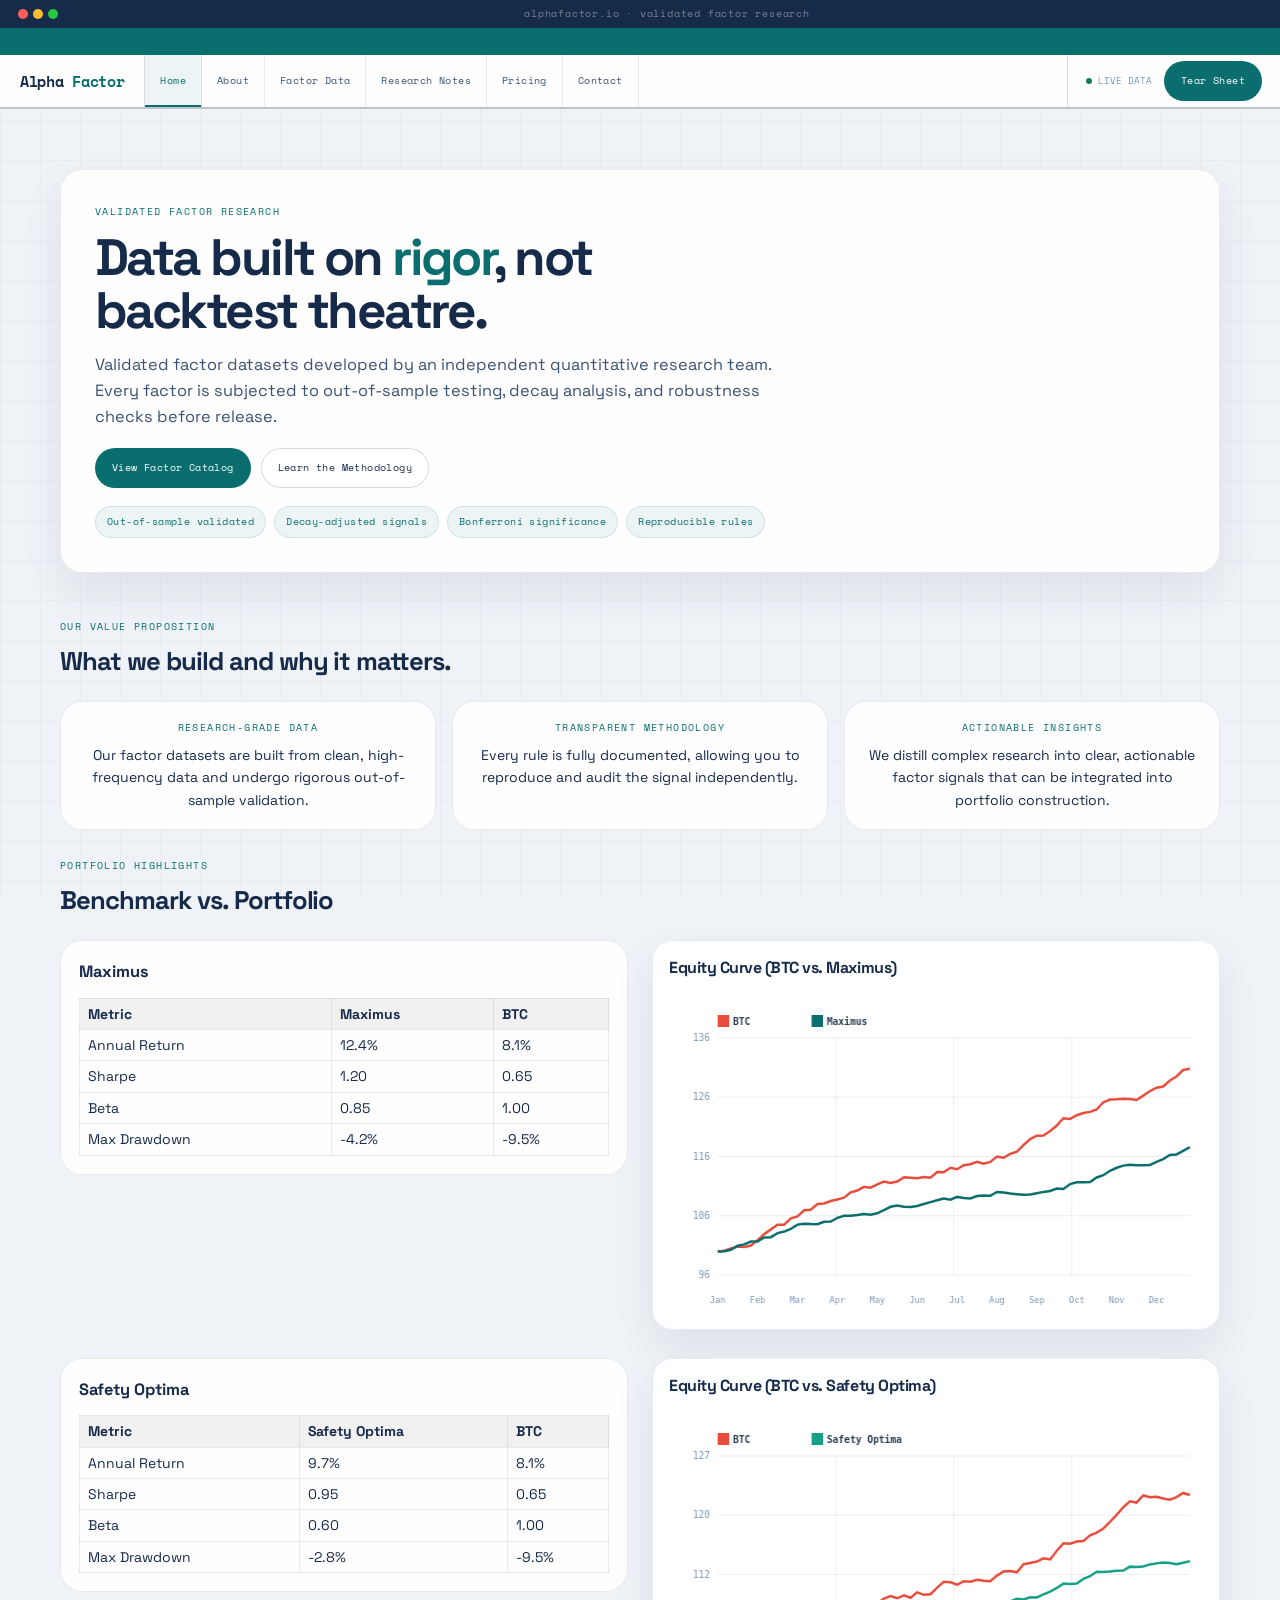
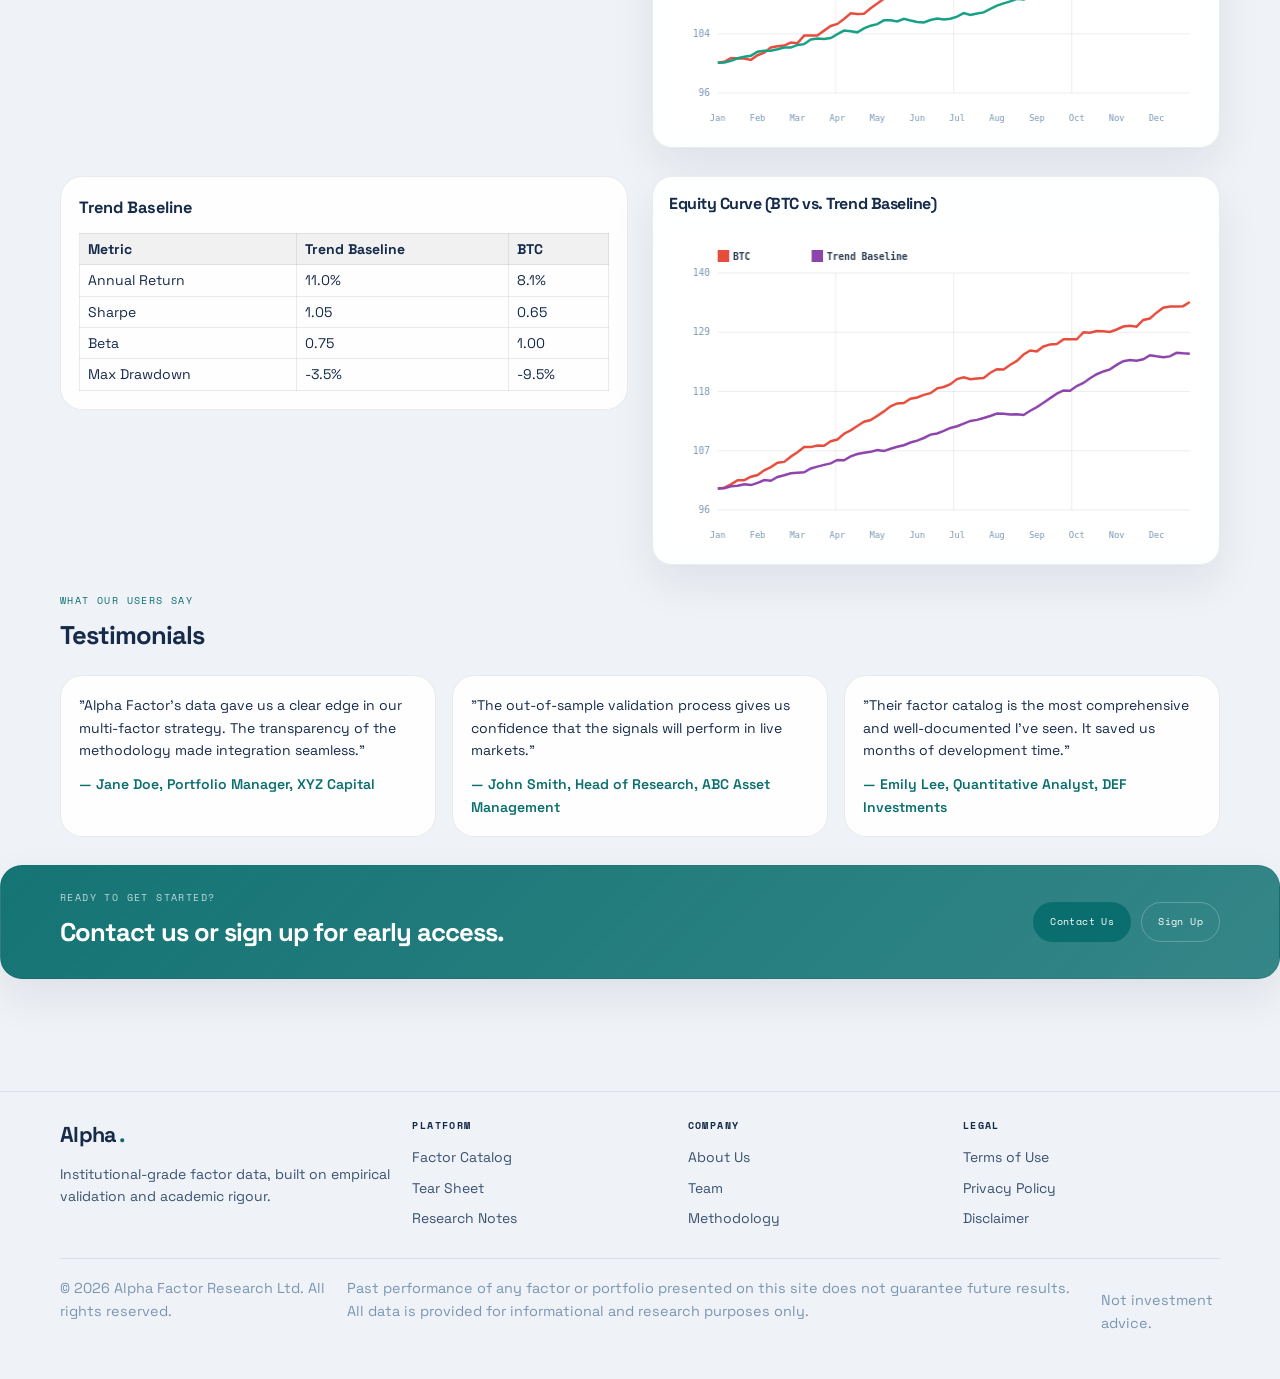
<file: index.html>
<!DOCTYPE html>
<html lang="en">
  <head>
    <meta charset="UTF-8" />
    <meta name="viewport" content="width=device-width, initial-scale=1.0" />
    <title>Alpha Factor - Data Built on Rigor</title>
    <link rel="preconnect" href="https://fonts.googleapis.com">
    <link rel="preconnect" href="https://fonts.gstatic.com" crossorigin>
    <link href="https://fonts.googleapis.com/css2?family=Space+Grotesk:wght@300;400;500;600;700&family=Space+Mono:wght@400;700&display=swap" rel="stylesheet">
    <link rel="stylesheet" href="css/main.css" />
  </head>
  <body>
    <div class="site-shell">
      <div class="chrome-bar">
        <div class="chrome-dots">
          <div class="cdot c-r"></div>
          <div class="cdot c-y"></div>
          <div class="cdot c-g"></div>
        </div>
        <div class="chrome-title">alphafactor.io · validated factor research</div>
      </div>
      <div class="ticker">
        <div class="ticker-track">
          <span>Bitcoin: +1.23%</span>
          <span>Ethereum: -0.45%</span>
          <span>SP500: +0.78%</span>
          <span>Gold: +0.12%</span>
          <span>US Treasury 10Y: -0.05%</span>
        </div>
      </div>
      <nav class="site-nav">
        <a class="nav-brand" href="index.html">
          <div class="nav-logo">Alpha <span>Factor</span>
          </div>
        </a>
        <div class="nav-links">
          <a href="index.html" class="active">Home</a>
          <a href="pages/about.html">About</a>
          <a href="pages/catalog.html">Factor Data</a>
          <a href="pages/blog.html">Research Notes</a>
          <a href="pages/pricing.html">Pricing</a>
          <a href="pages/contact.html">Contact</a>
        </div>
        <div class="nav-right">
          <div class="live-dot">
            <span class="dot-pulse"></span>
            <span>LIVE DATA</span>
          </div>
          <a class="nav-cta" href="pages/tear-sheet.html">Tear Sheet</a>
        </div>
      </nav>
      <main>
        <section class="hero">
          <div class="container">
            <div class="hero-panel">
              <div class="hero-grid">
                <div>
                  <div class="eyebrow">Validated Factor Research</div>
                  <h1>Data built on <em>rigor</em>, not backtest theatre. </h1>
                  <p class="lead">Validated factor datasets developed by an independent quantitative research team. Every factor is subjected to out-of-sample testing, decay analysis, and robustness checks before release.</p>
                  <div class="btn-row">
                    <a class="btn-primary" href="pages/catalog.html">View Factor Catalog</a>
                    <a class="btn-outline" href="pages/about.html">Learn the Methodology</a>
                  </div>
                  <div class="factor-index" style="margin-top:18px;">
                    <span class="chip">Out-of-sample validated</span>
                    <span class="chip">Decay-adjusted signals</span>
                    <span class="chip">Bonferroni significance</span>
                    <span class="chip">Reproducible rules</span>
                  </div>
                </div>
              </div>
            </div>
          </div>
        </section>
        <section class="value-prop">
          <div class="container">
            <div class="section-head">
              <div>
                <div class="eyebrow">Our Value Proposition</div>
                <h2>What we build and why it matters.</h2>
              </div>
            </div>
            <div class="grid-3">
              <div class="value-card">
                <div class="eyebrow">Research-Grade Data</div>
                <p>Our factor datasets are built from clean, high-frequency data and undergo rigorous out-of-sample validation.</p>
              </div>
              <div class="value-card">
                <div class="eyebrow">Transparent Methodology</div>
                <p>Every rule is fully documented, allowing you to reproduce and audit the signal independently.</p>
              </div>
              <div class="value-card">
                <div class="eyebrow">Actionable Insights</div>
                <p>We distill complex research into clear, actionable factor signals that can be integrated into portfolio construction.</p>
              </div>
            </div>
          </div>
        </section>
        <section class="portfolio-highlights">
          <div class="container">
            <div class="section-head">
              <div>
                <div class="eyebrow">Portfolio Highlights</div>
                <h2>Benchmark vs. Portfolio</h2>
              </div>
            </div>
            <div style="display:flex;flex-direction:column;gap:28px;">
              <div class="highlight-row" style="display:grid;grid-template-columns:minmax(0,1fr) minmax(0,1fr);gap:24px;align-items:start;">
                <div class="highlight-card">
                  <h3>Maximus</h3>
                  <table class="highlight-table">
                    <thead>
                      <tr>
                        <th>Metric</th>
                        <th>Maximus</th>
                        <th>BTC</th>
                      </tr>
                    </thead>
                    <tbody>
                      <tr>
                        <td>Annual Return</td>
                        <td>12.4%</td>
                        <td>8.1%</td>
                      </tr>
                      <tr>
                        <td>Sharpe</td>
                        <td>1.20</td>
                        <td>0.65</td>
                      </tr>
                      <tr>
                        <td>Beta</td>
                        <td>0.85</td>
                        <td>1.00</td>
                      </tr>
                      <tr>
                        <td>Max Drawdown</td>
                        <td>-4.2%</td>
                        <td>-9.5%</td>
                      </tr>
                    </tbody>
                  </table>
                </div>
                <div class="chart-card">
                  <div class="chart-head">
                    <h4>Equity Curve (BTC vs. Maximus)</h4>
                  </div>
                  <div class="chart-canvas-wrap">
                    <canvas data-chart='{"type":"line","series":[{"name":"BTC","seed":201,"points":72,"start":100,"drift":0.35,"volatility":1.2,"lineColor":"#E74C3C"},{"name":"Maximus","seed":101,"points":72,"start":100,"drift":0.25,"volatility":0.85,"lineColor":"#0B6E6E"}]}'></canvas>
                  </div>
                </div>
              </div>
              <div class="highlight-row" style="display:grid;grid-template-columns:minmax(0,1fr) minmax(0,1fr);gap:24px;align-items:start;">
                <div class="highlight-card">
                  <h3>Safety Optima</h3>
                  <table class="highlight-table">
                    <thead>
                      <tr>
                        <th>Metric</th>
                        <th>Safety Optima</th>
                        <th>BTC</th>
                      </tr>
                    </thead>
                    <tbody>
                      <tr>
                        <td>Annual Return</td>
                        <td>9.7%</td>
                        <td>8.1%</td>
                      </tr>
                      <tr>
                        <td>Sharpe</td>
                        <td>0.95</td>
                        <td>0.65</td>
                      </tr>
                      <tr>
                        <td>Beta</td>
                        <td>0.60</td>
                        <td>1.00</td>
                      </tr>
                      <tr>
                        <td>Max Drawdown</td>
                        <td>-2.8%</td>
                        <td>-9.5%</td>
                      </tr>
                    </tbody>
                  </table>
                </div>
                <div class="chart-card">
                  <div class="chart-head">
                    <h4>Equity Curve (BTC vs. Safety Optima)</h4>
                  </div>
                  <div class="chart-canvas-wrap">
                    <canvas data-chart='{"type":"line","series":[{"name":"BTC","seed":202,"points":72,"start":100,"drift":0.35,"volatility":1.2,"lineColor":"#E74C3C"},{"name":"Safety Optima","seed":102,"points":72,"start":100,"drift":0.18,"volatility":0.7,"lineColor":"#16A085"}]}'></canvas>
                  </div>
                </div>
              </div>
              <div class="highlight-row" style="display:grid;grid-template-columns:minmax(0,1fr) minmax(0,1fr);gap:24px;align-items:start;">
                <div class="highlight-card">
                  <h3>Trend Baseline</h3>
                  <table class="highlight-table">
                    <thead>
                      <tr>
                        <th>Metric</th>
                        <th>Trend Baseline</th>
                        <th>BTC</th>
                      </tr>
                    </thead>
                    <tbody>
                      <tr>
                        <td>Annual Return</td>
                        <td>11.0%</td>
                        <td>8.1%</td>
                      </tr>
                      <tr>
                        <td>Sharpe</td>
                        <td>1.05</td>
                        <td>0.65</td>
                      </tr>
                      <tr>
                        <td>Beta</td>
                        <td>0.75</td>
                        <td>1.00</td>
                      </tr>
                      <tr>
                        <td>Max Drawdown</td>
                        <td>-3.5%</td>
                        <td>-9.5%</td>
                      </tr>
                    </tbody>
                  </table>
                </div>
                <div class="chart-card">
                  <div class="chart-head">
                    <h4>Equity Curve (BTC vs. Trend Baseline)</h4>
                  </div>
                  <div class="chart-canvas-wrap">
                    <canvas data-chart='{"type":"line","series":[{"name":"BTC","seed":203,"points":72,"start":100,"drift":0.35,"volatility":1.2,"lineColor":"#E74C3C"},{"name":"Trend Baseline","seed":103,"points":72,"start":100,"drift":0.22,"volatility":0.9,"lineColor":"#8E44AD"}]}'></canvas>
                  </div>
                </div>
              </div>
            </div>
          </div>
        </section>
        <section class="testimonials">
          <div class="container">
            <div class="section-head">
              <div>
                <div class="eyebrow">What Our Users Say</div>
                <h2>Testimonials</h2>
              </div>
            </div>
            <div class="testimonial-grid">
              <div class="testimonial-card">
                <p>"Alpha Factor's data gave us a clear edge in our multi-factor strategy. The transparency of the methodology made integration seamless."</p>
                <div class="testimonial-author">— Jane Doe, Portfolio Manager, XYZ Capital</div>
              </div>
              <div class="testimonial-card">
                <p>"The out-of-sample validation process gives us confidence that the signals will perform in live markets."</p>
                <div class="testimonial-author">— John Smith, Head of Research, ABC Asset Management</div>
              </div>
              <div class="testimonial-card">
                <p>"Their factor catalog is the most comprehensive and well-documented I've seen. It saved us months of development time."</p>
                <div class="testimonial-author">— Emily Lee, Quantitative Analyst, DEF Investments</div>
              </div>
            </div>
          </div>
        </section>
        <section class="cta-band">
          <div class="container">
            <div class="section-head" style="margin-bottom:0;align-items:center;">
              <div>
                <div class="eyebrow" style="color:rgba(255,255,255,.72)">Ready to get started?</div>
                <h2>Contact us or sign up for early access.</h2>
              </div>
              <div class="btn-row" style="margin-top:0;">
                <a class="btn-primary" href="pages/contact.html">Contact Us</a>
                <a class="btn-outline" href="https://signup.alphafactor.io">Sign Up</a>
              </div>
            </div>
          </div>
        </section>
      </main>
      <footer class="footer">
        <div class="container">
          <div class="footer-grid">
            <div>
              <div class="footer-title">Alpha <span>.</span>
              </div>
              <div class="footer-tag">Institutional-grade factor data, built on empirical validation and academic rigour.</div>
            </div>
            <div class="footer-col">
              <h4>Platform</h4>
              <a href="pages/catalog.html">Factor Catalog</a>
              <a href="pages/tear-sheet.html">Tear Sheet</a>
              <a href="pages/blog.html">Research Notes</a>
            </div>
            <div class="footer-col">
              <h4>Company</h4>
              <a href="pages/about.html">About Us</a>
              <a href="pages/about.html#team">Team</a>
              <a href="pages/about.html#methodology">Methodology</a>
            </div>
            <div class="footer-col">
              <h4>Legal</h4>
              <a href="#">Terms of Use</a>
              <a href="#">Privacy Policy</a>
              <a href="#">Disclaimer</a>
            </div>
          </div>
          <div class="footer-bottom">
            <div class="footer-copy">© 2026 Alpha Factor Research Ltd. All rights reserved.</div>
            <div class="footer-disc">Past performance of any factor or portfolio presented on this site does not guarantee future results. All data is provided for informational and research purposes only.</div>
            <div class="footer-notice">Not investment advice.</div>
          </div>
        </div>
      </footer>
    </div>
    <script src="js/main.js"></script>
  </body>
</html>
</file>
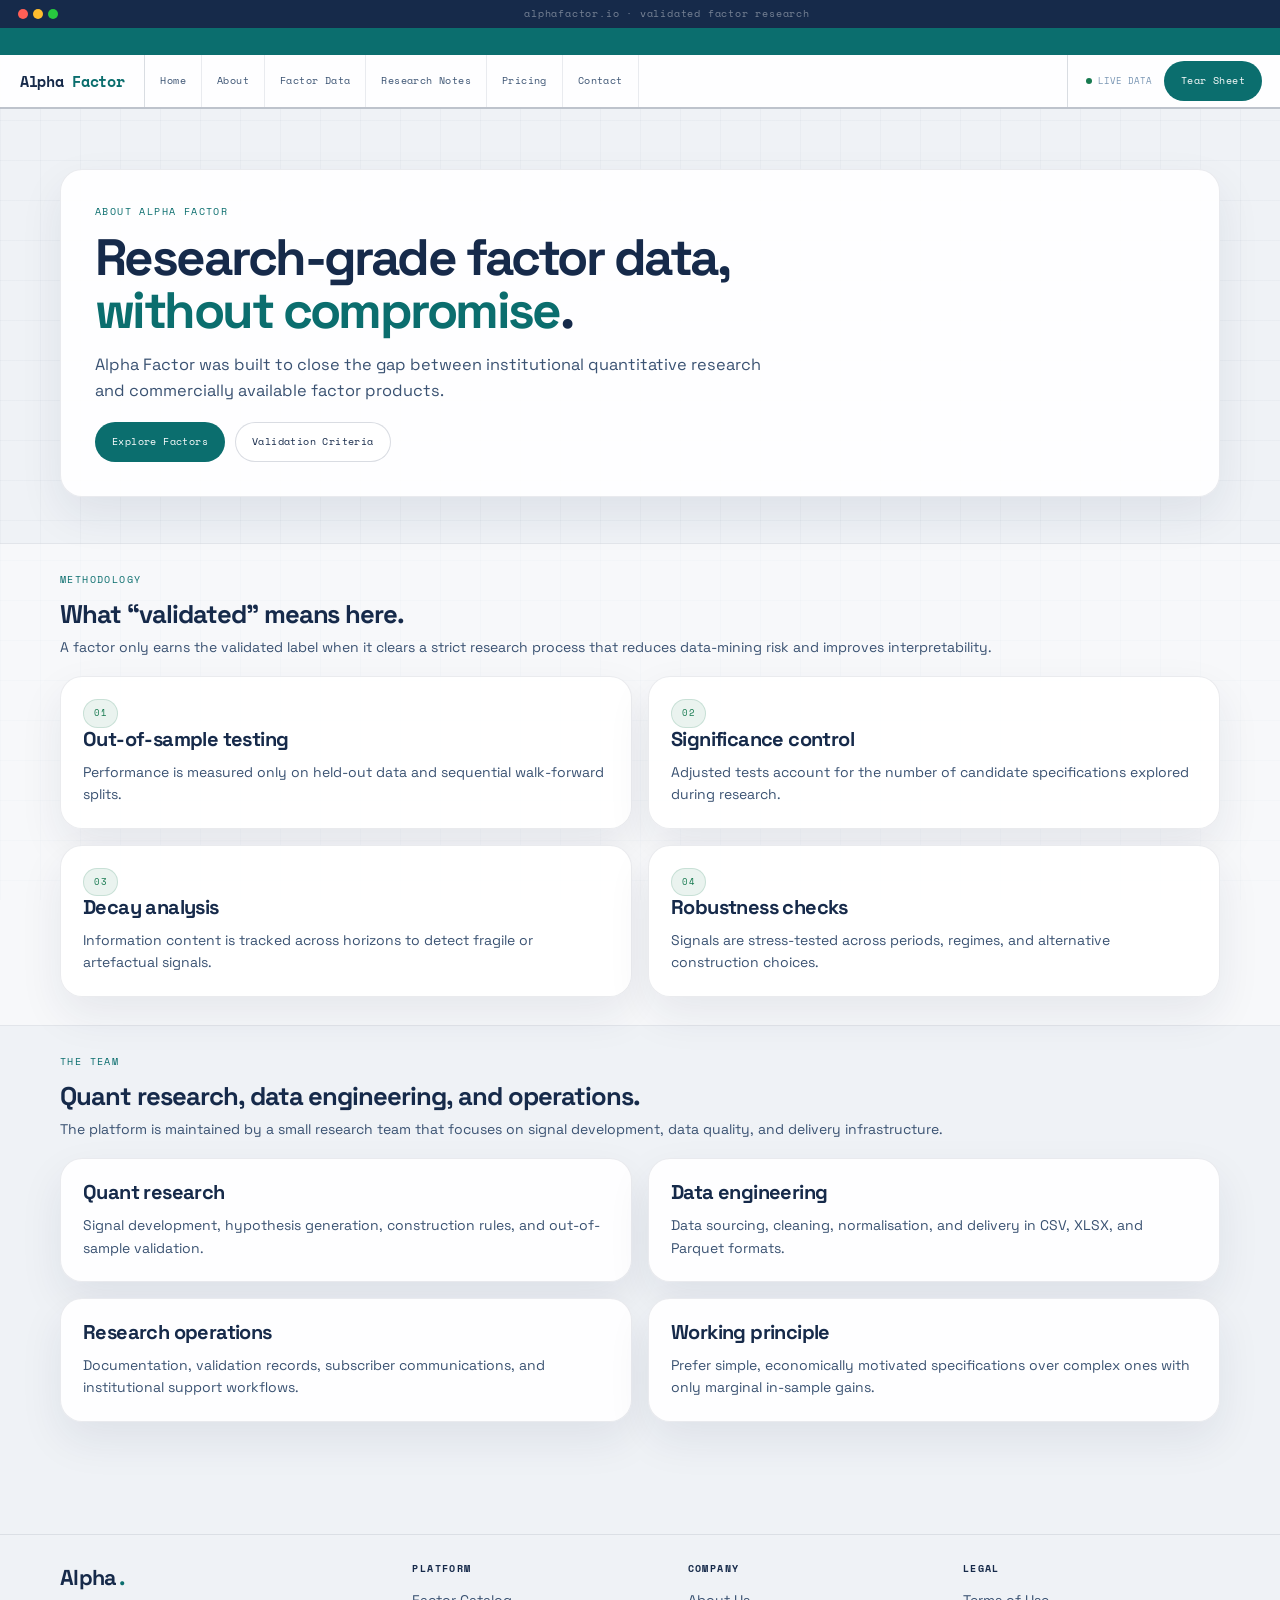
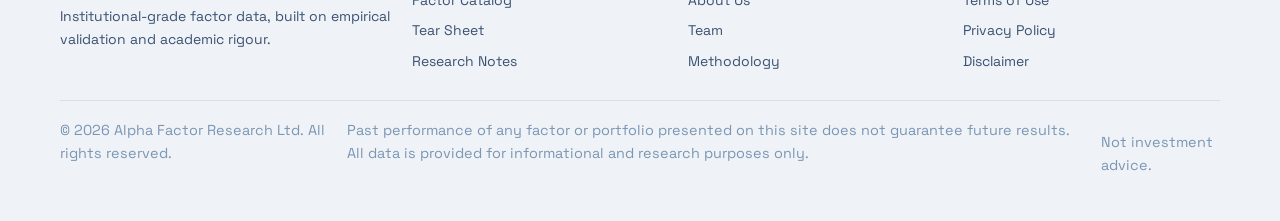
<file: pages/about.html>
<!DOCTYPE html>
<html lang="en">
  <head>
    <meta charset="UTF-8" />
    <meta name="viewport" content="width=device-width, initial-scale=1.0" />
    <title>About Alpha Factor</title>
    <link rel="preconnect" href="https://fonts.googleapis.com">
    <link rel="preconnect" href="https://fonts.gstatic.com" crossorigin>
    <link href="https://fonts.googleapis.com/css2?family=Space+Grotesk:wght@300;400;500;600;700&family=Space+Mono:wght@400;700&display=swap" rel="stylesheet">
    <link rel="stylesheet" href="../css/main.css" />
  </head>
  <body>
    <div class="site-shell">
      <div class="chrome-bar">
        <div class="chrome-dots">
          <div class="cdot c-r"></div>
          <div class="cdot c-y"></div>
          <div class="cdot c-g"></div>
        </div>
        <div class="chrome-title">alphafactor.io · validated factor research</div>
      </div>
      <div class="ticker">
        <div class="ticker-track">
          <span>Bitcoin: +1.23%</span>
          <span>Ethereum: -0.45%</span>
          <span>SP500: +0.78%</span>
          <span>Gold: +0.12%</span>
          <span>US Treasury 10Y: -0.05%</span>
        </div>
      </div>
      <nav class="site-nav">
        <a class="nav-brand" href="../index.html">
          <div class="nav-logo">Alpha <span>Factor</span>
          </div>
        </a>
        <div class="nav-links">
          <a href="../index.html">Home</a>
          <a href="about.html">About</a>
          <a href="catalog.html">Factor Data</a>
          <a href="blog.html">Research Notes</a>
          <a href="pricing.html">Pricing</a>
          <a href="contact.html">Contact</a>
        </div>
        <div class="nav-right">
          <div class="live-dot">
            <span class="dot-pulse"></span>
            <span>LIVE DATA</span>
          </div>
          <a class="nav-cta" href="../pages/tear-sheet.html">Tear Sheet</a>
        </div>
      </nav>
      <main>
        <section class="hero">
          <div class="container">
            <div class="hero-panel">
              <div class="hero-grid">
                <div>
                  <div class="eyebrow">About Alpha Factor</div>
                  <h1>Research-grade factor data, <em>without compromise</em>. </h1>
                  <p class="lead">Alpha Factor was built to close the gap between institutional quantitative research and commercially available factor products.</p>
                  <div class="btn-row">
                    <a class="btn-primary" href="catalog.html">Explore Factors</a>
                    <a class="btn-outline" href="#methodology">Validation Criteria</a>
                  </div>
                </div>
              </div>
            </div>
          </div>
        </section>
        <section id="methodology" class="section-soft">
          <div class="container">
            <div class="section-head">
              <div>
                <div class="eyebrow">Methodology</div>
                <h2>What “validated” means here.</h2>
                <p>A factor only earns the validated label when it clears a strict research process that reduces data-mining risk and improves interpretability.</p>
              </div>
            </div>
            <div class="method-grid">
              <div class="method-card">
                <div class="badge ok">01</div>
                <h3>Out-of-sample testing</h3>
                <p>Performance is measured only on held-out data and sequential walk-forward splits.</p>
              </div>
              <div class="method-card">
                <div class="badge ok">02</div>
                <h3>Significance control</h3>
                <p>Adjusted tests account for the number of candidate specifications explored during research.</p>
              </div>
              <div class="method-card">
                <div class="badge ok">03</div>
                <h3>Decay analysis</h3>
                <p>Information content is tracked across horizons to detect fragile or artefactual signals.</p>
              </div>
              <div class="method-card">
                <div class="badge ok">04</div>
                <h3>Robustness checks</h3>
                <p>Signals are stress-tested across periods, regimes, and alternative construction choices.</p>
              </div>
            </div>
          </div>
        </section>
        <section id="team">
          <div class="container">
            <div class="section-head">
              <div>
                <div class="eyebrow">The team</div>
                <h2>Quant research, data engineering, and operations.</h2>
                <p>The platform is maintained by a small research team that focuses on signal development, data quality, and delivery infrastructure.</p>
              </div>
            </div>
            <div class="two-col">
              <div class="timeline-card">
                <h3>Quant research</h3>
                <p>Signal development, hypothesis generation, construction rules, and out-of-sample validation.</p>
              </div>
              <div class="timeline-card">
                <h3>Data engineering</h3>
                <p>Data sourcing, cleaning, normalisation, and delivery in CSV, XLSX, and Parquet formats.</p>
              </div>
              <div class="timeline-card">
                <h3>Research operations</h3>
                <p>Documentation, validation records, subscriber communications, and institutional support workflows.</p>
              </div>
              <div class="quote-card">
                <h3>Working principle</h3>
                <p>Prefer simple, economically motivated specifications over complex ones with only marginal in-sample gains.</p>
              </div>
            </div>
          </div>
        </section>
      </main>
      <footer class="footer">
        <div class="container">
          <div class="footer-grid">
            <div>
              <div class="footer-title">Alpha <span>.</span>
              </div>
              <div class="footer-tag">Institutional-grade factor data, built on empirical validation and academic rigour.</div>
            </div>
            <div class="footer-col">
              <h4>Platform</h4>
              <a href="../pages/catalog.html">Factor Catalog</a>
              <a href="../pages/tear-sheet.html">Tear Sheet</a>
              <a href="../pages/blog.html">Research Notes</a>
            </div>
            <div class="footer-col">
              <h4>Company</h4>
              <a href="../pages/about.html">About Us</a>
              <a href="../pages/about.html#team">Team</a>
              <a href="../pages/about.html#methodology">Methodology</a>
            </div>
            <div class="footer-col">
              <h4>Legal</h4>
              <a href="#">Terms of Use</a>
              <a href="#">Privacy Policy</a>
              <a href="#">Disclaimer</a>
            </div>
          </div>
          <div class="footer-bottom">
            <div class="footer-copy">© 2026 Alpha Factor Research Ltd. All rights reserved.</div>
            <div class="footer-disc">Past performance of any factor or portfolio presented on this site does not guarantee future results. All data is provided for informational and research purposes only.</div>
            <div class="footer-notice">Not investment advice.</div>
          </div>
        </div>
      </footer>
    </div>
    <script src="../js/main.js"></script>
  </body>
</html>
</file>
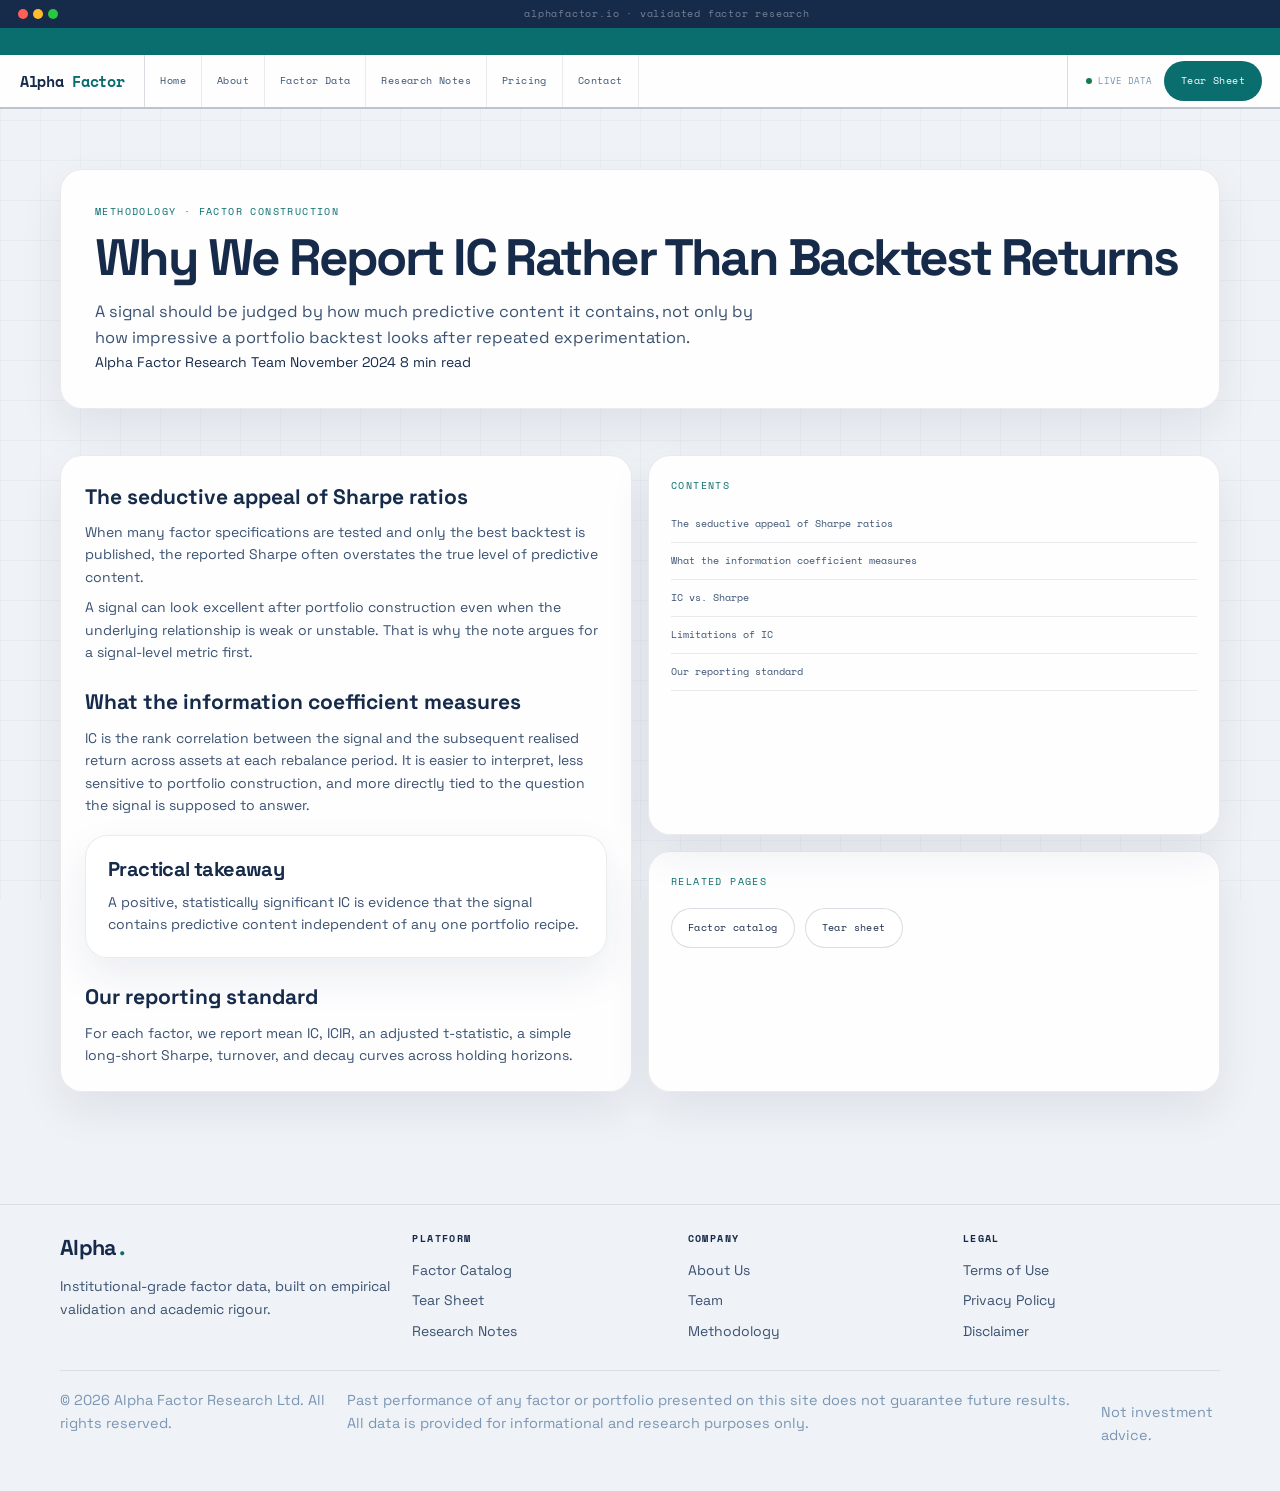
<file: pages/blog-article.html>
<!DOCTYPE html>
<html lang="en">
  <head>
    <meta charset="UTF-8" />
    <meta name="viewport" content="width=device-width, initial-scale=1.0" />
    <title>Why We Report IC Rather Than Backtest Returns</title>
    <link rel="preconnect" href="https://fonts.googleapis.com">
    <link rel="preconnect" href="https://fonts.gstatic.com" crossorigin>
    <link href="https://fonts.googleapis.com/css2?family=Space+Grotesk:wght@300;400;500;600;700&family=Space+Mono:wght@400;700&display=swap" rel="stylesheet">
    <link rel="stylesheet" href="../css/main.css" />
  </head>
  <body>
    <div class="site-shell">
      <div class="chrome-bar">
        <div class="chrome-dots">
          <div class="cdot c-r"></div>
          <div class="cdot c-y"></div>
          <div class="cdot c-g"></div>
        </div>
        <div class="chrome-title">alphafactor.io · validated factor research</div>
      </div>
      <div class="ticker">
        <div class="ticker-track">
          <span>Bitcoin: +1.23%</span>
          <span>Ethereum: -0.45%</span>
          <span>SP500: +0.78%</span>
          <span>Gold: +0.12%</span>
          <span>US Treasury 10Y: -0.05%</span>
        </div>
      </div>
      <nav class="site-nav">
        <a class="nav-brand" href="../index.html">
          <div class="nav-logo">Alpha <span>Factor</span>
          </div>
        </a>
        <div class="nav-links">
          <a href="../index.html">Home</a>
          <a href="about.html">About</a>
          <a href="catalog.html">Factor Data</a>
          <a href="blog.html">Research Notes</a>
          <a href="pricing.html">Pricing</a>
          <a href="contact.html">Contact</a>
        </div>
        <div class="nav-right">
          <div class="live-dot">
            <span class="dot-pulse"></span>
            <span>LIVE DATA</span>
          </div>
          <a class="nav-cta" href="../pages/tear-sheet.html">Tear Sheet</a>
        </div>
      </nav>
      <main>
        <section class="hero">
          <div class="container">
            <div class="hero-panel">
              <div class="eyebrow">Methodology · Factor Construction</div>
              <h1 class="page-title">Why We Report IC Rather Than Backtest Returns</h1>
              <p class="lead">A signal should be judged by how much predictive content it contains, not only by how impressive a portfolio backtest looks after repeated experimentation.</p>
              <div class="meta-row">
                <span>Alpha Factor Research Team</span>
                <span>November 2024</span>
                <span>8 min read</span>
              </div>
            </div>
          </div>
        </section>
        <section>
          <div class="container two-col">
            <article class="panel">
              <h2>The seductive appeal of Sharpe ratios</h2>
              <p class="small">When many factor specifications are tested and only the best backtest is published, the reported Sharpe often overstates the true level of predictive content.</p>
              <p class="small">A signal can look excellent after portfolio construction even when the underlying relationship is weak or unstable. That is why the note argues for a signal-level metric first.</p>
              <h2 style="margin-top:22px;">What the information coefficient measures</h2>
              <p class="small">IC is the rank correlation between the signal and the subsequent realised return across assets at each rebalance period. It is easier to interpret, less sensitive to portfolio construction, and more directly tied to the question the signal is supposed to answer.</p>
              <div class="quote-card" style="margin-top:18px;">
                <h3>Practical takeaway</h3>
                <p>A positive, statistically significant IC is evidence that the signal contains predictive content independent of any one portfolio recipe.</p>
              </div>
              <h2 style="margin-top:22px;">Our reporting standard</h2>
              <p class="small">For each factor, we report mean IC, ICIR, an adjusted t-statistic, a simple long-short Sharpe, turnover, and decay curves across holding horizons.</p>
            </article>
            <aside class="sidebar">
              <div class="card sticky">
                <div class="eyebrow">Contents</div>
                <div class="toc">
                  <a href="#">The seductive appeal of Sharpe ratios</a>
                  <a href="#">What the information coefficient measures</a>
                  <a href="#">IC vs. Sharpe</a>
                  <a href="#">Limitations of IC</a>
                  <a href="#">Our reporting standard</a>
                </div>
              </div>
              <div class="card">
                <div class="eyebrow">Related pages</div>
                <div class="btn-row">
                  <a class="btn-outline" href="catalog.html">Factor catalog</a>
                  <a class="btn-outline" href="tear-sheet.html">Tear sheet</a>
                </div>
              </div>
            </aside>
          </div>
        </section>
      </main>
      <footer class="footer">
        <div class="container">
          <div class="footer-grid">
            <div>
              <div class="footer-title">Alpha <span>.</span>
              </div>
              <div class="footer-tag">Institutional-grade factor data, built on empirical validation and academic rigour.</div>
            </div>
            <div class="footer-col">
              <h4>Platform</h4>
              <a href="../pages/catalog.html">Factor Catalog</a>
              <a href="../pages/tear-sheet.html">Tear Sheet</a>
              <a href="../pages/blog.html">Research Notes</a>
            </div>
            <div class="footer-col">
              <h4>Company</h4>
              <a href="../pages/about.html">About Us</a>
              <a href="../pages/about.html#team">Team</a>
              <a href="../pages/about.html#methodology">Methodology</a>
            </div>
            <div class="footer-col">
              <h4>Legal</h4>
              <a href="#">Terms of Use</a>
              <a href="#">Privacy Policy</a>
              <a href="#">Disclaimer</a>
            </div>
          </div>
          <div class="footer-bottom">
            <div class="footer-copy">© 2026 Alpha Factor Research Ltd. All rights reserved.</div>
            <div class="footer-disc">Past performance of any factor or portfolio presented on this site does not guarantee future results. All data is provided for informational and research purposes only.</div>
            <div class="footer-notice">Not investment advice.</div>
          </div>
        </div>
      </footer>
    </div>
    <script src="../js/main.js"></script>
  </body>
</html>
</file>
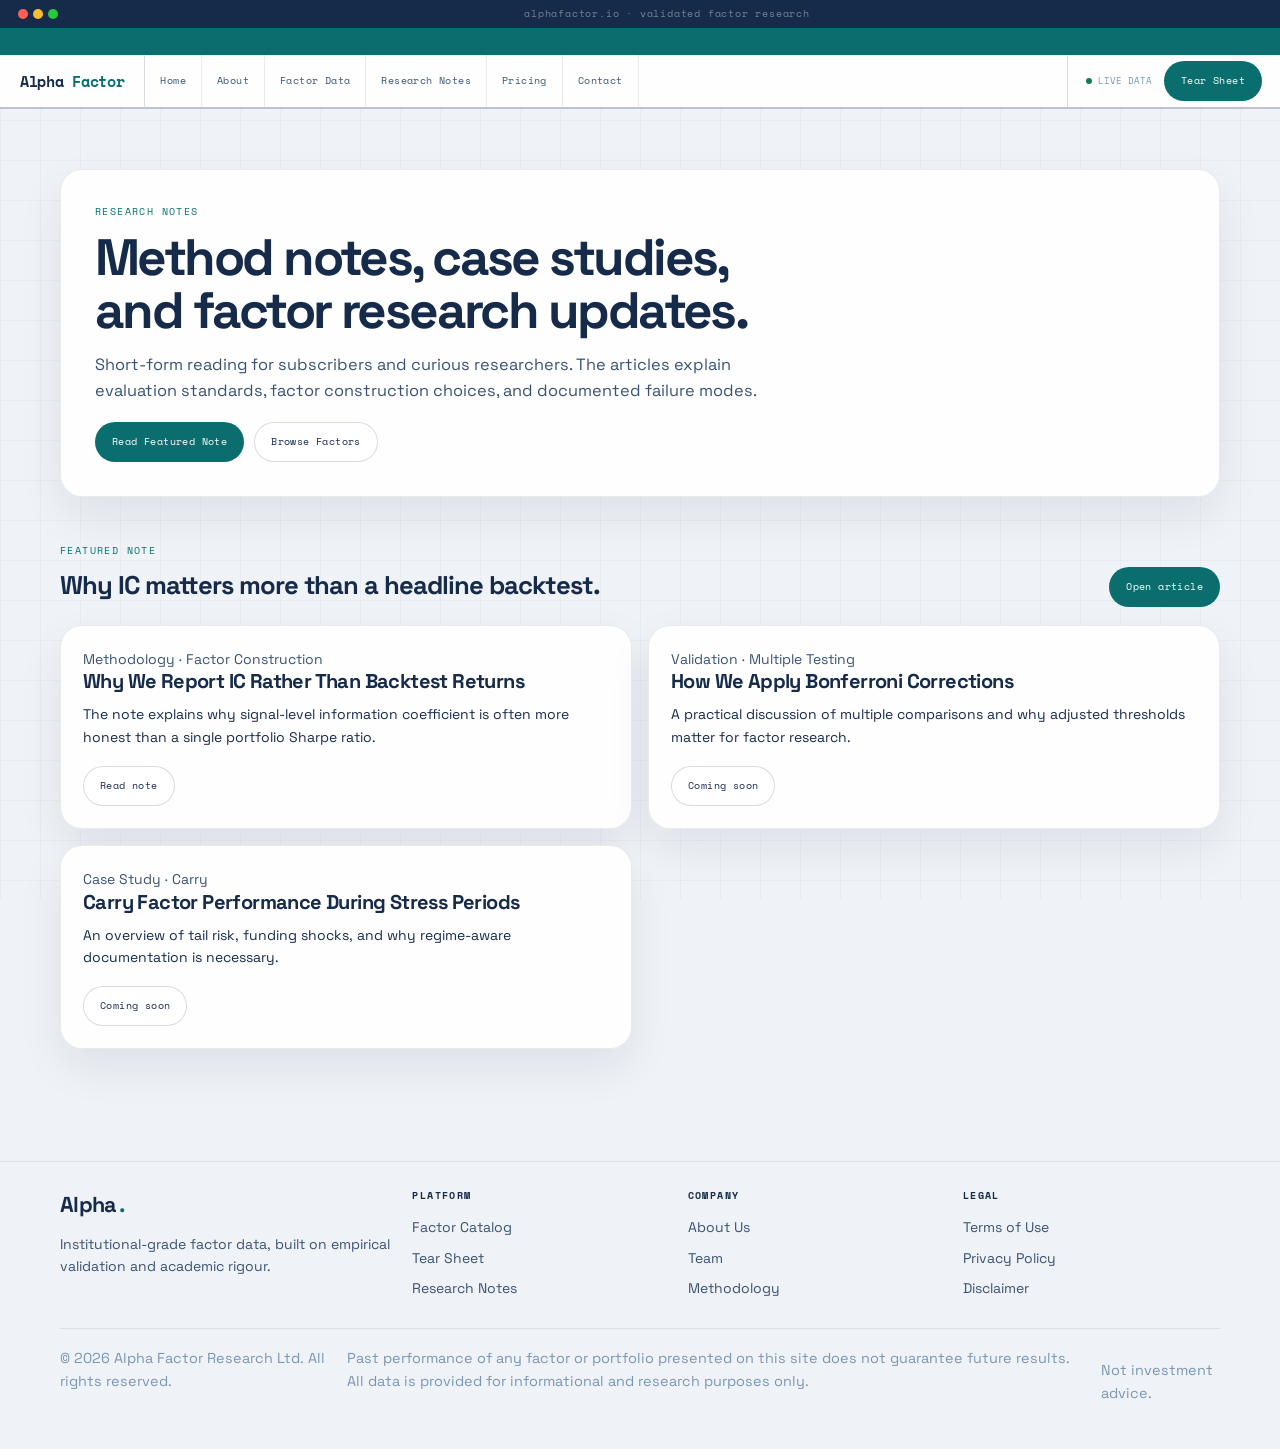
<file: pages/blog.html>
<!DOCTYPE html>
<html lang="en">
  <head>
    <meta charset="UTF-8" />
    <meta name="viewport" content="width=device-width, initial-scale=1.0" />
    <title>Research Notes — Alpha Factor</title>
    <link rel="preconnect" href="https://fonts.googleapis.com">
    <link rel="preconnect" href="https://fonts.gstatic.com" crossorigin>
    <link href="https://fonts.googleapis.com/css2?family=Space+Grotesk:wght@300;400;500;600;700&family=Space+Mono:wght@400;700&display=swap" rel="stylesheet">
    <link rel="stylesheet" href="../css/main.css" />
  </head>
  <body>
    <div class="site-shell">
      <div class="chrome-bar">
        <div class="chrome-dots">
          <div class="cdot c-r"></div>
          <div class="cdot c-y"></div>
          <div class="cdot c-g"></div>
        </div>
        <div class="chrome-title">alphafactor.io · validated factor research</div>
      </div>
      <div class="ticker">
        <div class="ticker-track">
          <span>Bitcoin: +1.23%</span>
          <span>Ethereum: -0.45%</span>
          <span>SP500: +0.78%</span>
          <span>Gold: +0.12%</span>
          <span>US Treasury 10Y: -0.05%</span>
        </div>
      </div>
      <nav class="site-nav">
        <a class="nav-brand" href="../index.html">
          <div class="nav-logo">Alpha <span>Factor</span>
          </div>
        </a>
        <div class="nav-links">
          <a href="../index.html">Home</a>
          <a href="about.html">About</a>
          <a href="catalog.html">Factor Data</a>
          <a href="blog.html">Research Notes</a>
          <a href="pricing.html">Pricing</a>
          <a href="contact.html">Contact</a>
        </div>
        <div class="nav-right">
          <div class="live-dot">
            <span class="dot-pulse"></span>
            <span>LIVE DATA</span>
          </div>
          <a class="nav-cta" href="../pages/tear-sheet.html">Tear Sheet</a>
        </div>
      </nav>
      <main>
        <section class="hero">
          <div class="container">
            <div class="hero-panel">
              <div class="hero-grid">
                <div>
                  <div class="eyebrow">Research Notes</div>
                  <h1>Method notes, case studies, and factor research updates.</h1>
                  <p class="lead">Short-form reading for subscribers and curious researchers. The articles explain evaluation standards, factor construction choices, and documented failure modes.</p>
                  <div class="btn-row">
                    <a class="btn-primary" href="blog-article.html">Read Featured Note</a>
                    <a class="btn-outline" href="catalog.html">Browse Factors</a>
                  </div>
                </div>
              </div>
            </div>
        </section>
        <section>
          <div class="container">
            <div class="section-head">
              <div>
                <div class="eyebrow">Featured note</div>
                <h2>Why IC matters more than a headline backtest.</h2>
              </div>
              <a class="btn-primary" href="blog-article.html">Open article</a>
            </div>
            <div class="article-grid">
              <article class="article-card">
                <div class="article-meta">Methodology · Factor Construction</div>
                <h3>Why We Report IC Rather Than Backtest Returns</h3>
                <p>The note explains why signal-level information coefficient is often more honest than a single portfolio Sharpe ratio.</p>
                <div class="btn-row">
                  <a class="btn-outline" href="blog-article.html">Read note</a>
                </div>
              </article>
              <article class="article-card">
                <div class="article-meta">Validation · Multiple Testing</div>
                <h3>How We Apply Bonferroni Corrections</h3>
                <p>A practical discussion of multiple comparisons and why adjusted thresholds matter for factor research.</p>
                <div class="btn-row">
                  <a class="btn-outline" href="#">Coming soon</a>
                </div>
              </article>
              <article class="article-card">
                <div class="article-meta">Case Study · Carry</div>
                <h3>Carry Factor Performance During Stress Periods</h3>
                <p>An overview of tail risk, funding shocks, and why regime-aware documentation is necessary.</p>
                <div class="btn-row">
                  <a class="btn-outline" href="#">Coming soon</a>
                </div>
              </article>
            </div>
          </div>
        </section>
      </main>
      <footer class="footer">
        <div class="container">
          <div class="footer-grid">
            <div>
              <div class="footer-title">Alpha <span>.</span>
              </div>
              <div class="footer-tag">Institutional-grade factor data, built on empirical validation and academic rigour.</div>
            </div>
            <div class="footer-col">
              <h4>Platform</h4>
              <a href="../pages/catalog.html">Factor Catalog</a>
              <a href="../pages/tear-sheet.html">Tear Sheet</a>
              <a href="../pages/blog.html">Research Notes</a>
            </div>
            <div class="footer-col">
              <h4>Company</h4>
              <a href="../pages/about.html">About Us</a>
              <a href="../pages/about.html#team">Team</a>
              <a href="../pages/about.html#methodology">Methodology</a>
            </div>
            <div class="footer-col">
              <h4>Legal</h4>
              <a href="#">Terms of Use</a>
              <a href="#">Privacy Policy</a>
              <a href="#">Disclaimer</a>
            </div>
          </div>
          <div class="footer-bottom">
            <div class="footer-copy">© 2026 Alpha Factor Research Ltd. All rights reserved.</div>
            <div class="footer-disc">Past performance of any factor or portfolio presented on this site does not guarantee future results. All data is provided for informational and research purposes only.</div>
            <div class="footer-notice">Not investment advice.</div>
          </div>
        </div>
      </footer>
    </div>
    <script src="../js/main.js"></script>
  </body>
</html>
</file>
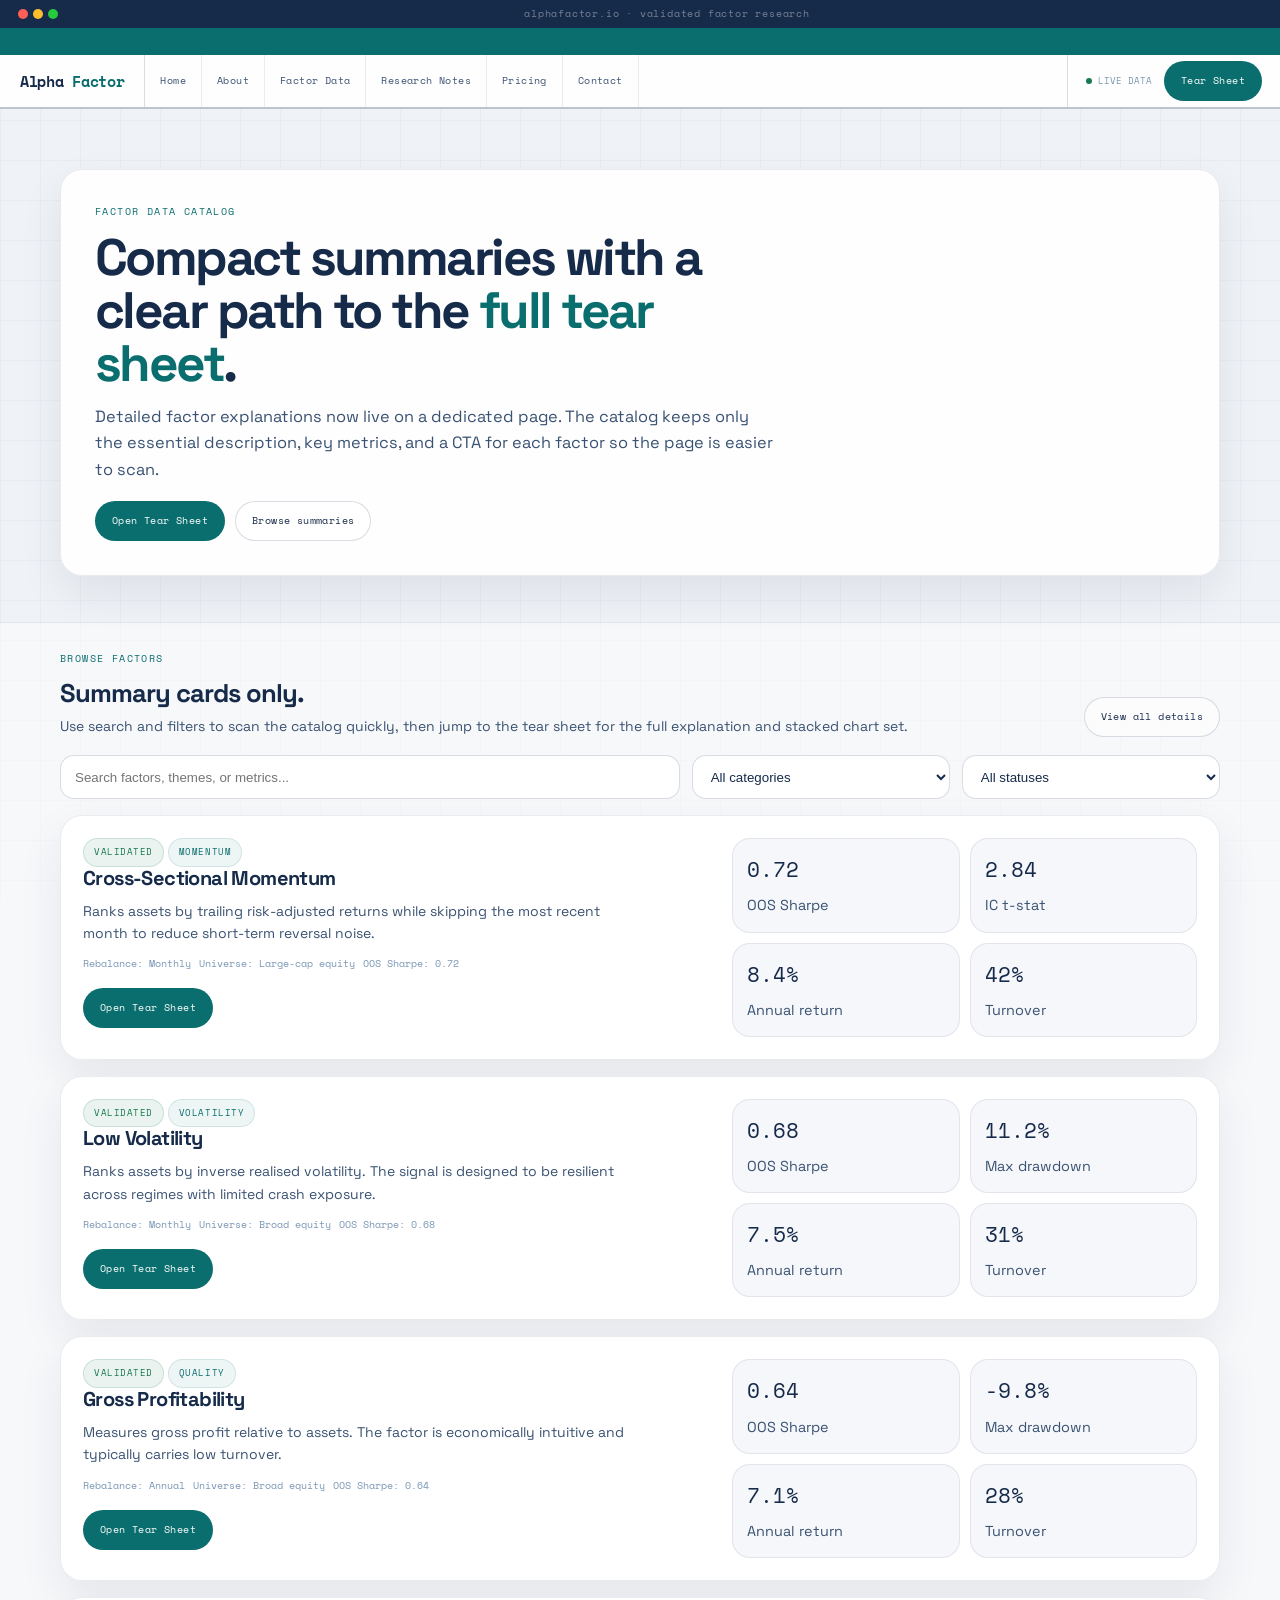
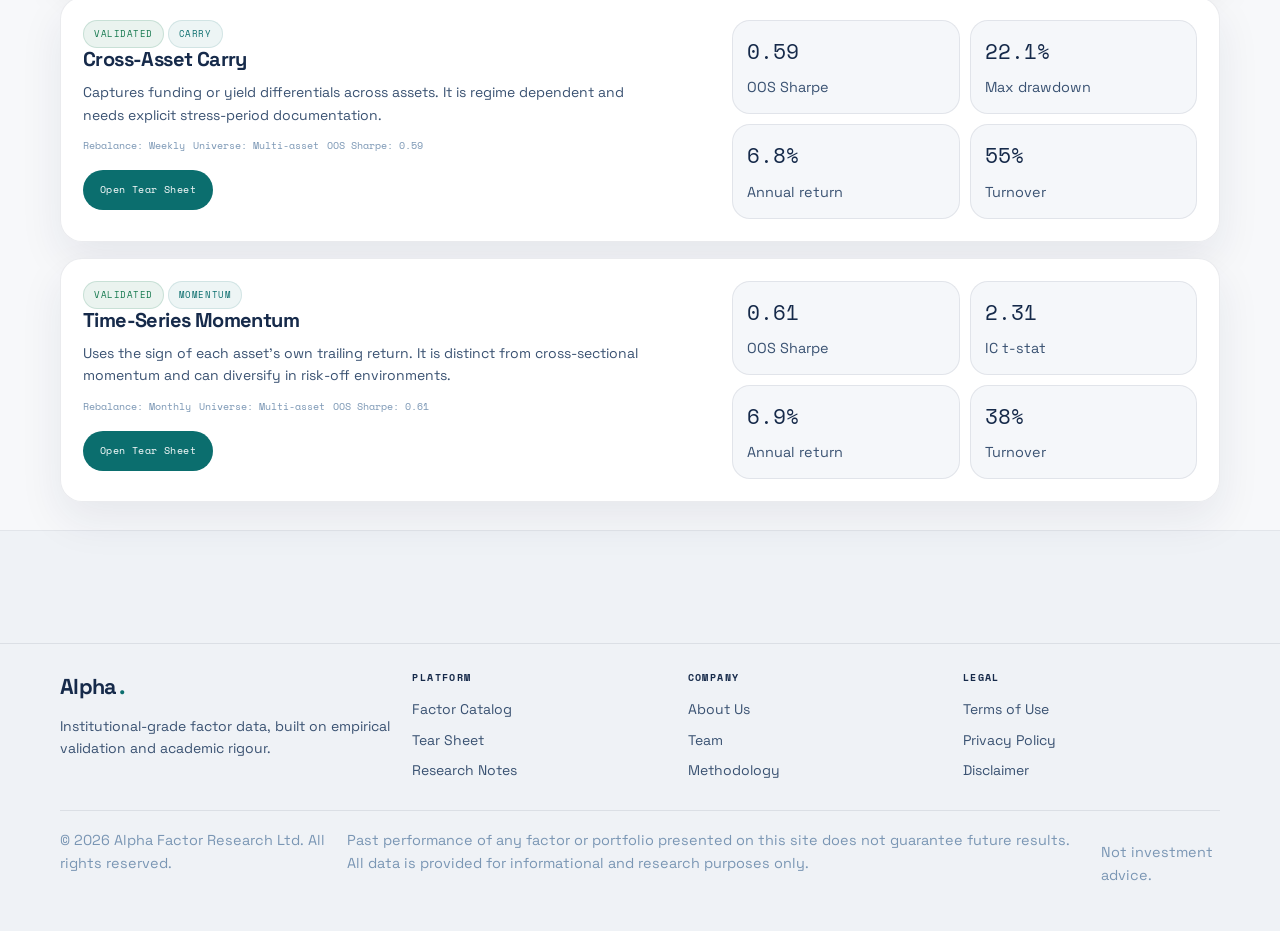
<file: pages/catalog.html>
<!DOCTYPE html>
<html lang="en">
  <head>
    <meta charset="UTF-8" />
    <meta name="viewport" content="width=device-width, initial-scale=1.0" />
    <title>Factor Data Catalog — Alpha Factor</title>
    <link rel="preconnect" href="https://fonts.googleapis.com">
    <link rel="preconnect" href="https://fonts.gstatic.com" crossorigin>
    <link href="https://fonts.googleapis.com/css2?family=Space+Grotesk:wght@300;400;500;600;700&family=Space+Mono:wght@400;700&display=swap" rel="stylesheet">
    <link rel="stylesheet" href="../css/main.css" />
  </head>
  <body>
    <div class="site-shell">
      <div class="chrome-bar">
        <div class="chrome-dots">
          <div class="cdot c-r"></div>
          <div class="cdot c-y"></div>
          <div class="cdot c-g"></div>
        </div>
        <div class="chrome-title">alphafactor.io · validated factor research</div>
      </div>
      <div class="ticker">
        <div class="ticker-track">
          <span>Bitcoin: +1.23%</span>
          <span>Ethereum: -0.45%</span>
          <span>SP500: +0.78%</span>
          <span>Gold: +0.12%</span>
          <span>US Treasury 10Y: -0.05%</span>
        </div>
      </div>
      <nav class="site-nav">
        <a class="nav-brand" href="../index.html">
          <div class="nav-logo">Alpha <span>Factor</span>
          </div>
        </a>
        <div class="nav-links">
          <a href="../index.html">Home</a>
          <a href="about.html">About</a>
          <a href="catalog.html">Factor Data</a>
          <a href="blog.html">Research Notes</a>
          <a href="pricing.html">Pricing</a>
          <a href="contact.html">Contact</a>
        </div>
        <div class="nav-right">
          <div class="live-dot">
            <span class="dot-pulse"></span>
            <span>LIVE DATA</span>
          </div>
          <a class="nav-cta" href="../pages/tear-sheet.html">Tear Sheet</a>
        </div>
      </nav>
      <main>
        <section class="hero">
          <div class="container">
            <div class="hero-panel">
              <div class="hero-grid">
                <div>
                  <div class="eyebrow">Factor Data Catalog</div>
                  <h1>Compact summaries with a clear path to the <em>full tear sheet</em>. </h1>
                  <p class="lead">Detailed factor explanations now live on a dedicated page. The catalog keeps only the essential description, key metrics, and a CTA for each factor so the page is easier to scan.</p>
                  <div class="btn-row">
                    <a class="btn-primary" href="tear-sheet.html">Open Tear Sheet</a>
                    <a class="btn-outline" href="#factor-catalog">Browse summaries</a>
                  </div>
                </div>
              </div>
            </div>
        </section>
        <section id="factor-catalog" class="section-soft">
          <div class="container">
            <div class="section-head">
              <div>
                <div class="eyebrow">Browse factors</div>
                <h2>Summary cards only.</h2>
                <p>Use search and filters to scan the catalog quickly, then jump to the tear sheet for the full explanation and stacked chart set.</p>
              </div>
              <a class="btn-outline" href="tear-sheet.html">View all details</a>
            </div>
            <div class="toolbar" style="margin-bottom:16px;">
              <input id="factor-search" type="search" placeholder="Search factors, themes, or metrics..." />
              <select id="cat-filter">
                <option value="">All categories</option>
                <option value="momentum">Momentum</option>
                <option value="volatility">Volatility</option>
                <option value="quality">Quality</option>
                <option value="carry">Carry</option>
              </select>
              <select id="tier-filter">
                <option value="">All statuses</option>
                <option value="validated">Validated</option>
              </select>
            </div>
            <div class="factor-grid">
              <article class="factor-card" data-factor-card data-name="Cross-Sectional Momentum" data-cat="momentum" data-tier="validated">
                <div class="factor-top">
                  <div class="factor-copy">
                    <div class="factor-badge">
                      <span class="badge ok">Validated</span>
                      <span class="badge">Momentum</span>
                    </div>
                    <h3>Cross-Sectional Momentum</h3>
                    <p>Ranks assets by trailing risk-adjusted returns while skipping the most recent month to reduce short-term reversal noise.</p>
                    <div class="factor-meta">
                      <span>Rebalance: Monthly</span>
                      <span>Universe: Large-cap equity</span>
                      <span>OOS Sharpe: 0.72</span>
                    </div>
                    <div class="factor-actions">
                      <a class="factor-cta" href="tear-sheet.html#factor-momentum">Open Tear Sheet</a>
                    </div>
                  </div>
                  <div class="factor-stats">
                    <div class="mini-stat">
                      <div class="value">0.72</div>
                      <div class="label">OOS Sharpe</div>
                    </div>
                    <div class="mini-stat">
                      <div class="value">2.84</div>
                      <div class="label">IC t-stat</div>
                    </div>
                    <div class="mini-stat">
                      <div class="value">8.4%</div>
                      <div class="label">Annual return</div>
                    </div>
                    <div class="mini-stat">
                      <div class="value">42%</div>
                      <div class="label">Turnover</div>
                    </div>
                  </div>
                </div>
              </article>
              <article class="factor-card" data-factor-card data-name="Low Volatility" data-cat="volatility" data-tier="validated">
                <div class="factor-top">
                  <div class="factor-copy">
                    <div class="factor-badge">
                      <span class="badge ok">Validated</span>
                      <span class="badge">Volatility</span>
                    </div>
                    <h3>Low Volatility</h3>
                    <p>Ranks assets by inverse realised volatility. The signal is designed to be resilient across regimes with limited crash exposure.</p>
                    <div class="factor-meta">
                      <span>Rebalance: Monthly</span>
                      <span>Universe: Broad equity</span>
                      <span>OOS Sharpe: 0.68</span>
                    </div>
                    <div class="factor-actions">
                      <a class="factor-cta" href="tear-sheet.html#factor-volatility">Open Tear Sheet</a>
                    </div>
                  </div>
                  <div class="factor-stats">
                    <div class="mini-stat">
                      <div class="value">0.68</div>
                      <div class="label">OOS Sharpe</div>
                    </div>
                    <div class="mini-stat">
                      <div class="value">11.2%</div>
                      <div class="label">Max drawdown</div>
                    </div>
                    <div class="mini-stat">
                      <div class="value">7.5%</div>
                      <div class="label">Annual return</div>
                    </div>
                    <div class="mini-stat">
                      <div class="value">31%</div>
                      <div class="label">Turnover</div>
                    </div>
                  </div>
                </div>
              </article>
              <article class="factor-card" data-factor-card data-name="Gross Profitability" data-cat="quality" data-tier="validated">
                <div class="factor-top">
                  <div class="factor-copy">
                    <div class="factor-badge">
                      <span class="badge ok">Validated</span>
                      <span class="badge">Quality</span>
                    </div>
                    <h3>Gross Profitability</h3>
                    <p>Measures gross profit relative to assets. The factor is economically intuitive and typically carries low turnover.</p>
                    <div class="factor-meta">
                      <span>Rebalance: Annual</span>
                      <span>Universe: Broad equity</span>
                      <span>OOS Sharpe: 0.64</span>
                    </div>
                    <div class="factor-actions">
                      <a class="factor-cta" href="tear-sheet.html#factor-quality">Open Tear Sheet</a>
                    </div>
                  </div>
                  <div class="factor-stats">
                    <div class="mini-stat">
                      <div class="value">0.64</div>
                      <div class="label">OOS Sharpe</div>
                    </div>
                    <div class="mini-stat">
                      <div class="value">-9.8%</div>
                      <div class="label">Max drawdown</div>
                    </div>
                    <div class="mini-stat">
                      <div class="value">7.1%</div>
                      <div class="label">Annual return</div>
                    </div>
                    <div class="mini-stat">
                      <div class="value">28%</div>
                      <div class="label">Turnover</div>
                    </div>
                  </div>
                </div>
              </article>
              <article class="factor-card" data-factor-card data-name="Cross-Asset Carry" data-cat="carry" data-tier="validated">
                <div class="factor-top">
                  <div class="factor-copy">
                    <div class="factor-badge">
                      <span class="badge ok">Validated</span>
                      <span class="badge">Carry</span>
                    </div>
                    <h3>Cross-Asset Carry</h3>
                    <p>Captures funding or yield differentials across assets. It is regime dependent and needs explicit stress-period documentation.</p>
                    <div class="factor-meta">
                      <span>Rebalance: Weekly</span>
                      <span>Universe: Multi-asset</span>
                      <span>OOS Sharpe: 0.59</span>
                    </div>
                    <div class="factor-actions">
                      <a class="factor-cta" href="tear-sheet.html#factor-carry">Open Tear Sheet</a>
                    </div>
                  </div>
                  <div class="factor-stats">
                    <div class="mini-stat">
                      <div class="value">0.59</div>
                      <div class="label">OOS Sharpe</div>
                    </div>
                    <div class="mini-stat">
                      <div class="value">22.1%</div>
                      <div class="label">Max drawdown</div>
                    </div>
                    <div class="mini-stat">
                      <div class="value">6.8%</div>
                      <div class="label">Annual return</div>
                    </div>
                    <div class="mini-stat">
                      <div class="value">55%</div>
                      <div class="label">Turnover</div>
                    </div>
                  </div>
                </div>
              </article>
              <article class="factor-card" data-factor-card data-name="Time-Series Momentum" data-cat="momentum" data-tier="validated">
                <div class="factor-top">
                  <div class="factor-copy">
                    <div class="factor-badge">
                      <span class="badge ok">Validated</span>
                      <span class="badge">Momentum</span>
                    </div>
                    <h3>Time-Series Momentum</h3>
                    <p>Uses the sign of each asset’s own trailing return. It is distinct from cross-sectional momentum and can diversify in risk-off environments.</p>
                    <div class="factor-meta">
                      <span>Rebalance: Monthly</span>
                      <span>Universe: Multi-asset</span>
                      <span>OOS Sharpe: 0.61</span>
                    </div>
                    <div class="factor-actions">
                      <a class="factor-cta" href="tear-sheet.html#factor-tsmomentum">Open Tear Sheet</a>
                    </div>
                  </div>
                  <div class="factor-stats">
                    <div class="mini-stat">
                      <div class="value">0.61</div>
                      <div class="label">OOS Sharpe</div>
                    </div>
                    <div class="mini-stat">
                      <div class="value">2.31</div>
                      <div class="label">IC t-stat</div>
                    </div>
                    <div class="mini-stat">
                      <div class="value">6.9%</div>
                      <div class="label">Annual return</div>
                    </div>
                    <div class="mini-stat">
                      <div class="value">38%</div>
                      <div class="label">Turnover</div>
                    </div>
                  </div>
                </div>
              </article>
            </div>
          </div>
        </section>
      </main>
      <footer class="footer">
        <div class="container">
          <div class="footer-grid">
            <div>
              <div class="footer-title">Alpha <span>.</span>
              </div>
              <div class="footer-tag">Institutional-grade factor data, built on empirical validation and academic rigour.</div>
            </div>
            <div class="footer-col">
              <h4>Platform</h4>
              <a href="../pages/catalog.html">Factor Catalog</a>
              <a href="../pages/tear-sheet.html">Tear Sheet</a>
              <a href="../pages/blog.html">Research Notes</a>
            </div>
            <div class="footer-col">
              <h4>Company</h4>
              <a href="../pages/about.html">About Us</a>
              <a href="../pages/about.html#team">Team</a>
              <a href="../pages/about.html#methodology">Methodology</a>
            </div>
            <div class="footer-col">
              <h4>Legal</h4>
              <a href="#">Terms of Use</a>
              <a href="#">Privacy Policy</a>
              <a href="#">Disclaimer</a>
            </div>
          </div>
          <div class="footer-bottom">
            <div class="footer-copy">© 2026 Alpha Factor Research Ltd. All rights reserved.</div>
            <div class="footer-disc">Past performance of any factor or portfolio presented on this site does not guarantee future results. All data is provided for informational and research purposes only.</div>
            <div class="footer-notice">Not investment advice.</div>
          </div>
        </div>
      </footer>
    </div>
    <script src="../js/main.js"></script>
  </body>
</html>
</file>
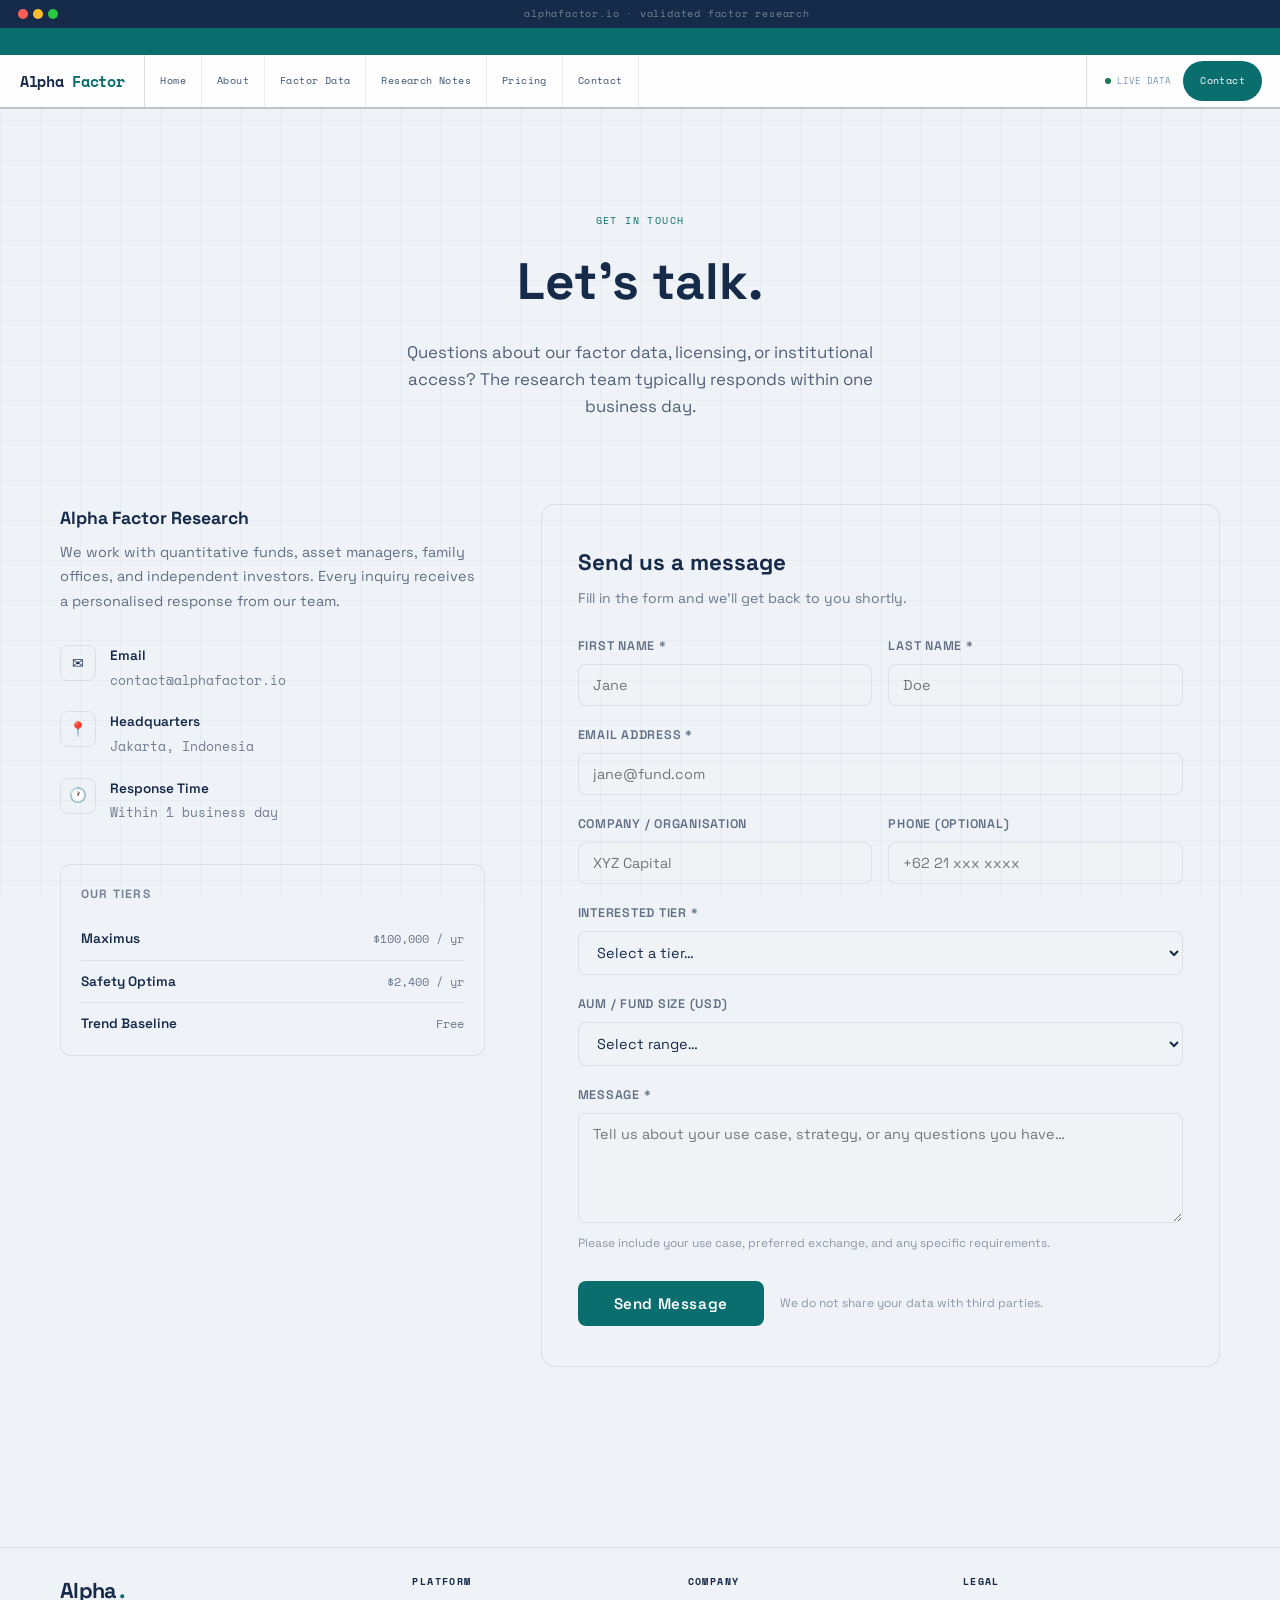
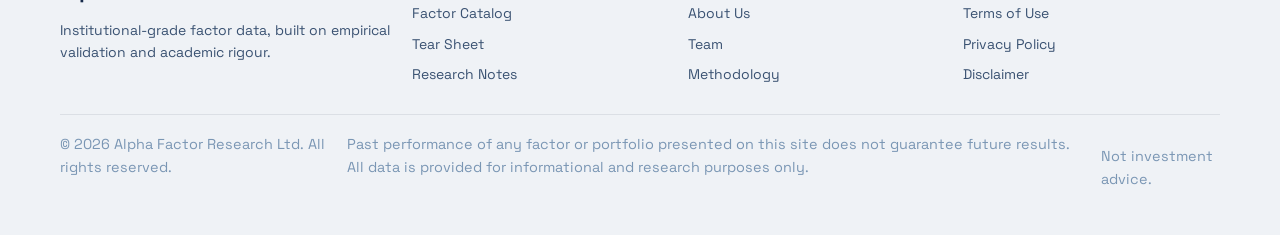
<file: pages/contact.html>
<!DOCTYPE html>
<html lang="en">
<head>
  <meta charset="UTF-8" />
  <meta name="viewport" content="width=device-width, initial-scale=1.0" />
  <title>Contact — Alpha Factor</title>
  <link rel="preconnect" href="https://fonts.googleapis.com">
  <link rel="preconnect" href="https://fonts.gstatic.com" crossorigin>
  <link href="https://fonts.googleapis.com/css2?family=Space+Grotesk:wght@300;400;500;600;700&family=Space+Mono:wght@400;700&display=swap" rel="stylesheet">
  <link rel="stylesheet" href="../css/main.css" />
  <style>
    /* ── Contact-page extras ───────────────────────────────────────── */
    .contact-hero {
      padding: 80px 0 56px;
      text-align: center;
    }
    .contact-hero h1 { font-size: clamp(2rem,5vw,3.2rem); margin: 0 0 16px; }
    .contact-hero p  { max-width: 520px; margin: 0 auto; opacity: .72; font-size: 1.05rem; }

    .contact-layout {
      display: grid;
      grid-template-columns: 1fr 1.6fr;
      gap: 56px;
      padding-bottom: 96px;
      align-items: start;
    }
    @media (max-width: 840px) { .contact-layout { grid-template-columns: 1fr; } }

    /* Info column */
    .contact-info h3 { font-size: 1.1rem; margin: 0 0 8px; }
    .contact-info p  { opacity: .65; font-size: .9rem; line-height: 1.7; margin: 0 0 32px; }

    .contact-detail {
      display: flex;
      flex-direction: column;
      gap: 20px;
      margin-bottom: 40px;
    }
    .contact-item {
      display: flex;
      gap: 14px;
      align-items: flex-start;
    }
    .contact-icon {
      width: 36px;
      height: 36px;
      border: 1px solid var(--border, rgba(255,255,255,.14));
      border-radius: 8px;
      display: flex;
      align-items: center;
      justify-content: center;
      flex-shrink: 0;
      font-size: .9rem;
    }
    .contact-item-text strong { display: block; font-size: .85rem; font-weight: 600; margin-bottom: 2px; }
    .contact-item-text span  { font-size: .82rem; opacity: .58; font-family: 'Space Mono', monospace; }

    .contact-tiers {
      border: 1px solid var(--border, rgba(255,255,255,.12));
      border-radius: 10px;
      padding: 20px;
      background: var(--card-bg, rgba(255,255,255,.03));
    }
    .contact-tiers h4 {
      font-size: .75rem;
      letter-spacing: .1em;
      text-transform: uppercase;
      opacity: .55;
      margin: 0 0 14px;
    }
    .tier-option {
      display: flex;
      justify-content: space-between;
      align-items: center;
      padding: 10px 0;
      border-bottom: 1px solid var(--border, rgba(255,255,255,.07));
      font-size: .85rem;
    }
    .tier-option:last-child { border-bottom: none; padding-bottom: 0; }
    .tier-option-name { font-weight: 600; }
    .tier-option-price { font-family: 'Space Mono', monospace; font-size: .78rem; opacity: .6; }

    /* Form column */
    .contact-form-wrap {
      border: 1px solid var(--border, rgba(255,255,255,.12));
      border-radius: 14px;
      padding: 40px 36px;
      background: var(--card-bg, rgba(255,255,255,.03));
    }
    @media (max-width: 500px) { .contact-form-wrap { padding: 28px 20px; } }

    .contact-form-wrap h2 { font-size: 1.4rem; margin: 0 0 6px; }
    .contact-form-wrap p.sub { opacity: .6; font-size: .875rem; margin: 0 0 28px; }

    .form-group { margin-bottom: 20px; }
    .form-row  { display: grid; grid-template-columns: 1fr 1fr; gap: 16px; }
    @media (max-width: 500px) { .form-row { grid-template-columns: 1fr; } }

    label {
      display: block;
      font-size: .78rem;
      font-weight: 600;
      letter-spacing: .06em;
      text-transform: uppercase;
      opacity: .65;
      margin-bottom: 7px;
    }
    input[type="text"],
    input[type="email"],
    input[type="tel"],
    select,
    textarea {
      width: 100%;
      box-sizing: border-box;
      background: rgba(255,255,255,.05);
      border: 1px solid var(--border, rgba(255,255,255,.14));
      border-radius: 8px;
      padding: 11px 14px;
      font-family: 'Space Grotesk', sans-serif;
      font-size: .9rem;
      color: inherit;
      outline: none;
      transition: border-color .18s, box-shadow .18s;
    }
    input:focus, select:focus, textarea:focus {
      border-color: var(--accent, #0B6E6E);
      box-shadow: 0 0 0 3px rgba(11,110,110,.18);
    }
    select option { background: #0d1f1f; }
    textarea { resize: vertical; min-height: 110px; }

    .form-hint { font-size: .75rem; opacity: .45; margin-top: 5px; }

    .submit-row { display: flex; align-items: center; gap: 16px; margin-top: 28px; flex-wrap: wrap; }
    .btn-submit {
      background: var(--accent, #0B6E6E);
      color: #fff;
      border: none;
      border-radius: 8px;
      padding: 13px 36px;
      font-family: 'Space Grotesk', sans-serif;
      font-weight: 600;
      font-size: .95rem;
      letter-spacing: .04em;
      cursor: pointer;
      transition: opacity .2s, transform .15s;
    }
    .btn-submit:hover { opacity: .85; transform: translateY(-1px); }
    .form-note { font-size: .75rem; opacity: .45; }

    /* Success state */
    .form-success {
      display: none;
      text-align: center;
      padding: 40px 20px;
    }
    .form-success .success-icon {
      font-size: 2.5rem;
      margin-bottom: 16px;
    }
    .form-success h3 { font-size: 1.3rem; margin-bottom: 8px; }
    .form-success p { opacity: .65; font-size: .9rem; }
  </style>
</head>
<body>
<div class="site-shell">

  <div class="chrome-bar">
    <div class="chrome-dots">
      <div class="cdot c-r"></div>
      <div class="cdot c-y"></div>
      <div class="cdot c-g"></div>
    </div>
    <div class="chrome-title">alphafactor.io · validated factor research</div>
  </div>

  <div class="ticker">
    <div class="ticker-track">
      <span>Bitcoin: +1.23%</span>
      <span>Ethereum: -0.45%</span>
      <span>SP500: +0.78%</span>
      <span>Gold: +0.12%</span>
      <span>US Treasury 10Y: -0.05%</span>
    </div>
  </div>

  <nav class="site-nav">
    <a class="nav-brand" href="../index.html">
      <div class="nav-logo">Alpha <span>Factor</span></div>
    </a>
    <div class="nav-links">
      <a href="../index.html">Home</a>
      <a href="about.html">About</a>
      <a href="catalog.html">Factor Data</a>
      <a href="blog.html">Research Notes</a>
      <a href="pricing.html">Pricing</a>
      <a href="contact.html">Contact</a>
    </div>
    <div class="nav-right">
      <div class="live-dot">
        <span class="dot-pulse"></span>
        <span>LIVE DATA</span>
      </div>
      <a class="nav-cta" href="contact.html">Contact</a>
    </div>
  </nav>

  <main>
    <section class="contact-hero">
      <div class="container">
        <div class="eyebrow">Get In Touch</div>
        <h1>Let's talk.</h1>
        <p>Questions about our factor data, licensing, or institutional access? The research team typically responds within one business day.</p>
      </div>
    </section>

    <section class="container">
      <div class="contact-layout">

        <!-- Left: info -->
        <div class="contact-info">
          <h3>Alpha Factor Research</h3>
          <p>We work with quantitative funds, asset managers, family offices, and independent investors. Every inquiry receives a personalised response from our team.</p>

          <div class="contact-detail">
            <div class="contact-item">
              <div class="contact-icon">✉</div>
              <div class="contact-item-text">
                <strong>Email</strong>
                <span>contact@alphafactor.io</span>
              </div>
            </div>
            <div class="contact-item">
              <div class="contact-icon">📍</div>
              <div class="contact-item-text">
                <strong>Headquarters</strong>
                <span>Jakarta, Indonesia</span>
              </div>
            </div>
            <div class="contact-item">
              <div class="contact-icon">🕐</div>
              <div class="contact-item-text">
                <strong>Response Time</strong>
                <span>Within 1 business day</span>
              </div>
            </div>
          </div>

          <div class="contact-tiers">
            <h4>Our Tiers</h4>
            <div class="tier-option">
              <span class="tier-option-name">Maximus</span>
              <span class="tier-option-price">$100,000 / yr</span>
            </div>
            <div class="tier-option">
              <span class="tier-option-name">Safety Optima</span>
              <span class="tier-option-price">$2,400 / yr</span>
            </div>
            <div class="tier-option">
              <span class="tier-option-name">Trend Baseline</span>
              <span class="tier-option-price">Free</span>
            </div>
          </div>
        </div>

        <!-- Right: form -->
        <div class="contact-form-wrap">
          <h2>Send us a message</h2>
          <p class="sub">Fill in the form and we'll get back to you shortly.</p>

          <form id="contactForm" novalidate>
            <div class="form-row">
              <div class="form-group">
                <label for="first_name">First Name *</label>
                <input type="text" id="first_name" name="first_name" placeholder="Jane" required />
              </div>
              <div class="form-group">
                <label for="last_name">Last Name *</label>
                <input type="text" id="last_name" name="last_name" placeholder="Doe" required />
              </div>
            </div>

            <div class="form-group">
              <label for="email">Email Address *</label>
              <input type="email" id="email" name="email" placeholder="jane@fund.com" required />
            </div>

            <div class="form-row">
              <div class="form-group">
                <label for="company">Company / Organisation</label>
                <input type="text" id="company" name="company" placeholder="XYZ Capital" />
              </div>
              <div class="form-group">
                <label for="phone">Phone (optional)</label>
                <input type="tel" id="phone" name="phone" placeholder="+62 21 xxx xxxx" />
              </div>
            </div>

            <div class="form-group">
              <label for="tier">Interested Tier *</label>
              <select id="tier" name="tier" required>
                <option value="" disabled selected>Select a tier…</option>
                <option value="maximus">Maximus — Institutional ($100,000/yr)</option>
                <option value="safety-optima">Safety Optima — Retail ($2,400/yr)</option>
                <option value="trend-baseline">Trend Baseline — Free</option>
                <option value="general">General Enquiry</option>
              </select>
            </div>

            <div class="form-group">
              <label for="aum">AUM / Fund Size (USD)</label>
              <select id="aum" name="aum">
                <option value="" disabled selected>Select range…</option>
                <option value="<1m">Under $1M</option>
                <option value="1m-10m">$1M – $10M</option>
                <option value="10m-100m">$10M – $100M</option>
                <option value="100m-1b">$100M – $1B</option>
                <option value=">1b">Above $1B</option>
                <option value="na">Not applicable</option>
              </select>
            </div>

            <div class="form-group">
              <label for="message">Message *</label>
              <textarea id="message" name="message" placeholder="Tell us about your use case, strategy, or any questions you have…" required></textarea>
              <div class="form-hint">Please include your use case, preferred exchange, and any specific requirements.</div>
            </div>

            <div class="submit-row">
              <button type="submit" class="btn-submit">Send Message</button>
              <span class="form-note">We do not share your data with third parties.</span>
            </div>
          </form>

          <div class="form-success" id="formSuccess">
            <div class="success-icon">✓</div>
            <h3>Message received.</h3>
            <p>Thank you for reaching out. A member of our research team will be in touch within one business day.</p>
          </div>
        </div>
      </div>
    </section>
  </main>

  <footer class="footer">
    <div class="container">
      <div class="footer-grid">
        <div>
          <div class="footer-title">Alpha <span>.</span></div>
          <div class="footer-tag">Institutional-grade factor data, built on empirical validation and academic rigour.</div>
        </div>
        <div class="footer-col">
          <h4>Platform</h4>
          <a href="catalog.html">Factor Catalog</a>
          <a href="tear-sheet.html">Tear Sheet</a>
          <a href="blog.html">Research Notes</a>
        </div>
        <div class="footer-col">
          <h4>Company</h4>
          <a href="about.html">About Us</a>
          <a href="about.html#team">Team</a>
          <a href="about.html#methodology">Methodology</a>
        </div>
        <div class="footer-col">
          <h4>Legal</h4>
          <a href="#">Terms of Use</a>
          <a href="#">Privacy Policy</a>
          <a href="#">Disclaimer</a>
        </div>
      </div>
      <div class="footer-bottom">
        <div class="footer-copy">© 2026 Alpha Factor Research Ltd. All rights reserved.</div>
        <div class="footer-disc">Past performance of any factor or portfolio presented on this site does not guarantee future results. All data is provided for informational and research purposes only.</div>
        <div class="footer-notice">Not investment advice.</div>
      </div>
    </div>
  </footer>

</div>
<script src="../js/main.js"></script>
<script>
  // Pre-select tier from URL param (e.g. contact.html?tier=maximus)
  (function() {
    const params = new URLSearchParams(window.location.search);
    const tier = params.get('tier');
    if (tier) {
      const sel = document.getElementById('tier');
      for (let i = 0; i < sel.options.length; i++) {
        if (sel.options[i].value === tier) { sel.selectedIndex = i; break; }
      }
    }
  })();

  // Form submit demo (no backend — shows success state)
  document.getElementById('contactForm').addEventListener('submit', function(e) {
    e.preventDefault();
    const form = this;
    const requiredFields = form.querySelectorAll('[required]');
    let valid = true;
    requiredFields.forEach(function(f) {
      if (!f.value.trim()) {
        f.style.borderColor = '#e74c3c';
        valid = false;
      } else {
        f.style.borderColor = '';
      }
    });
    if (!valid) return;
    form.style.display = 'none';
    document.getElementById('formSuccess').style.display = 'block';
  });
</script>
</body>
</html>
</file>
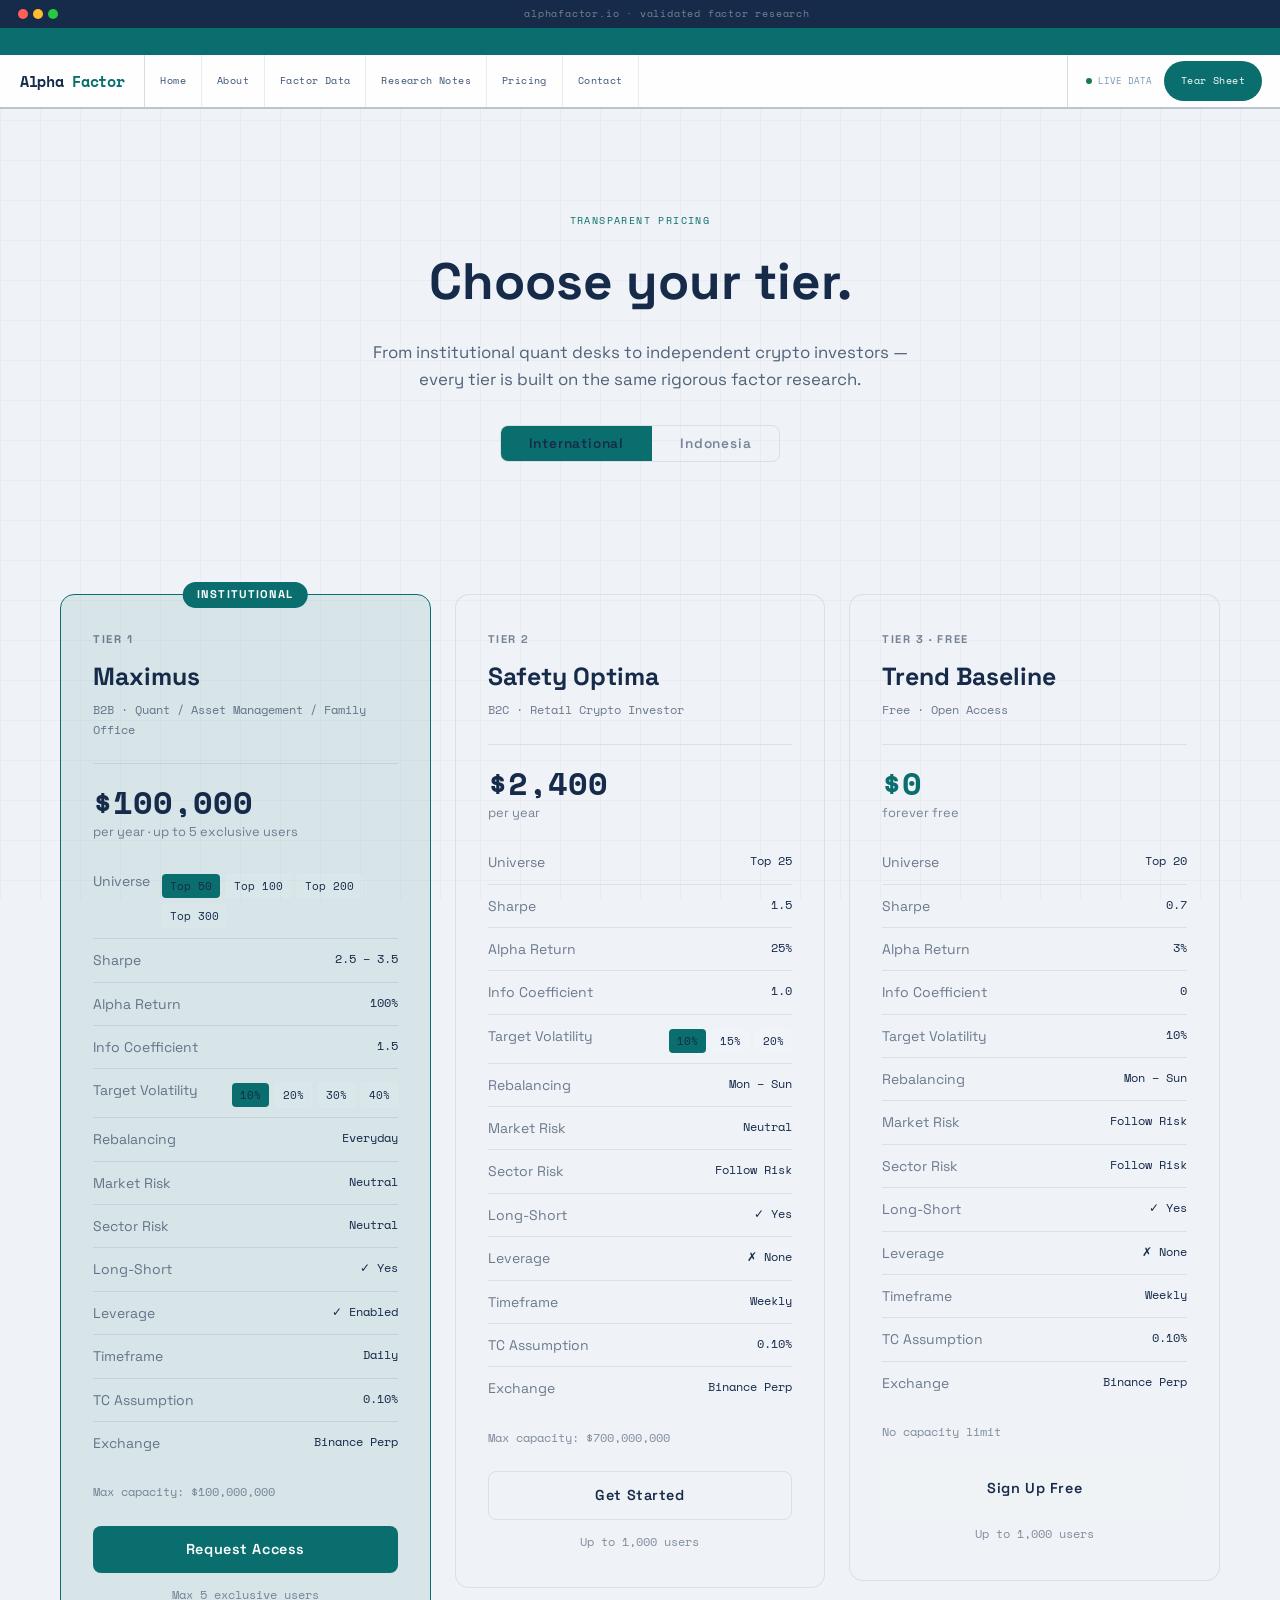
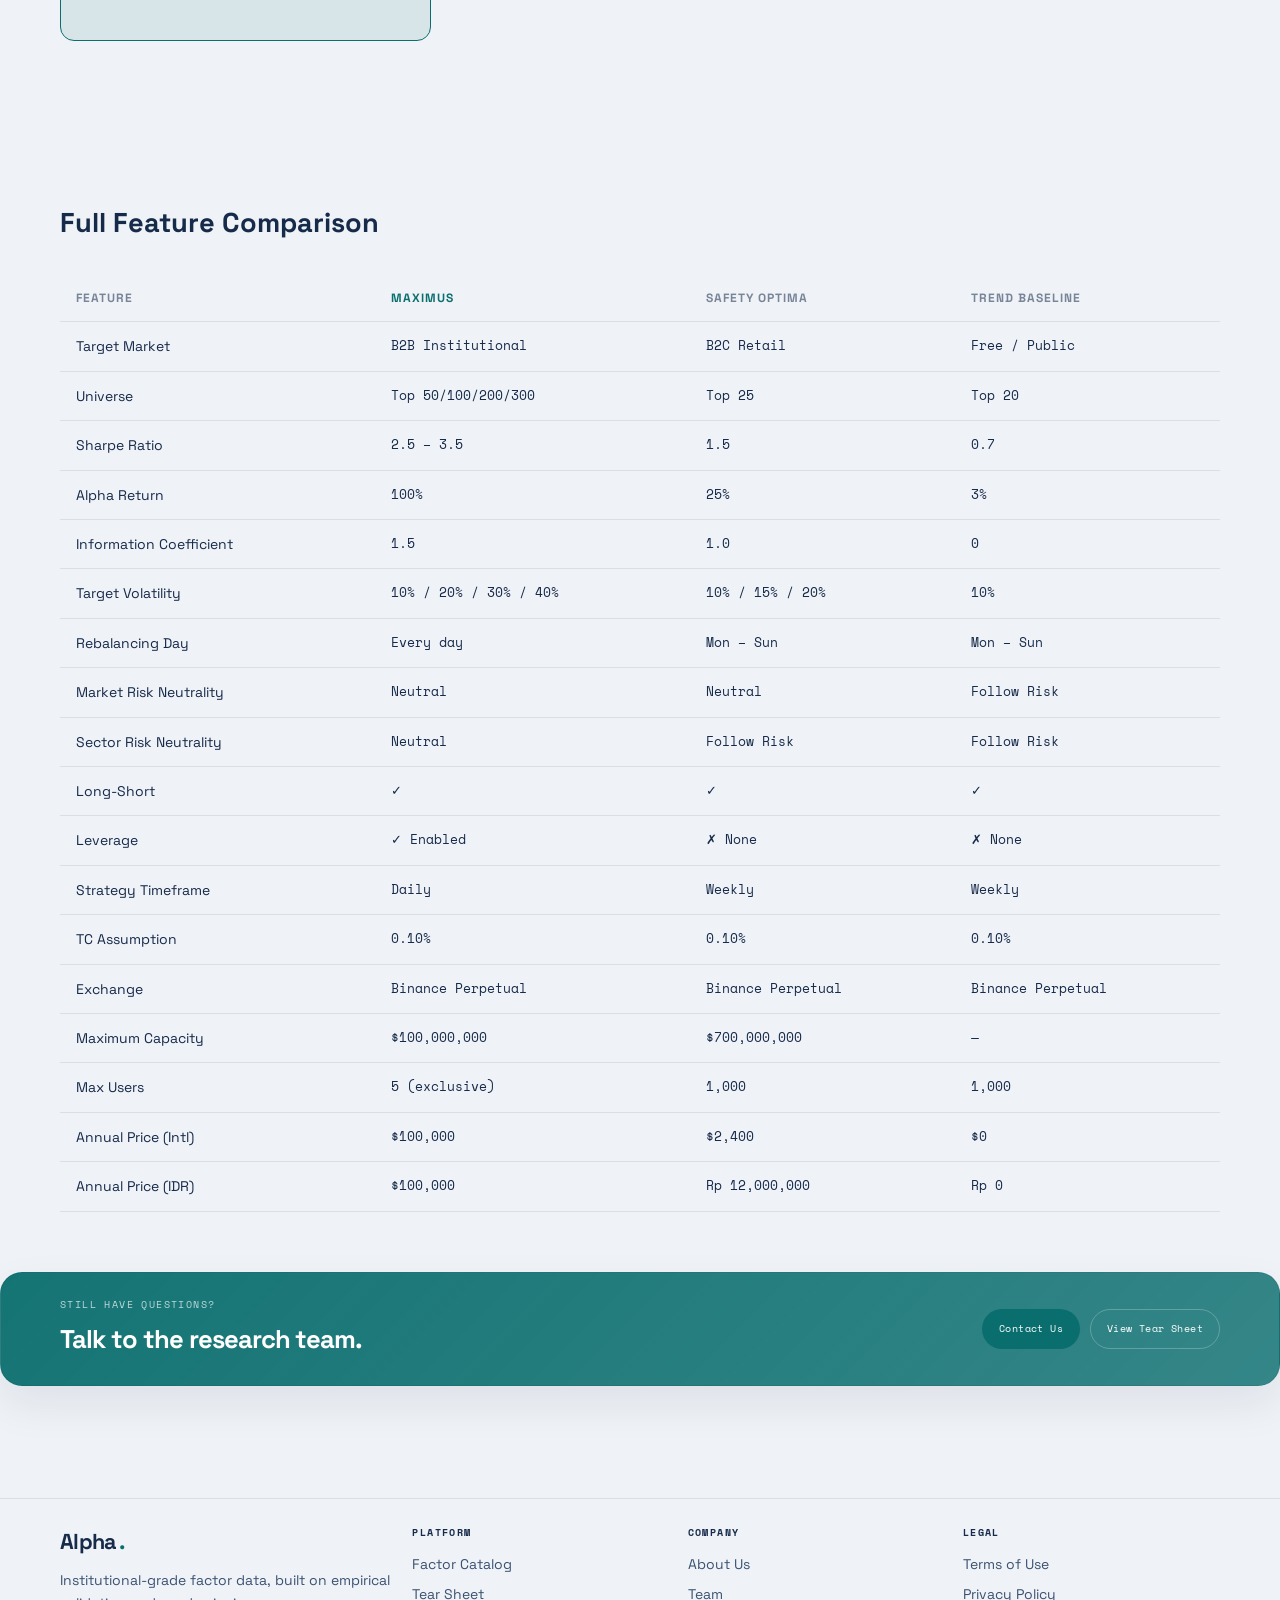
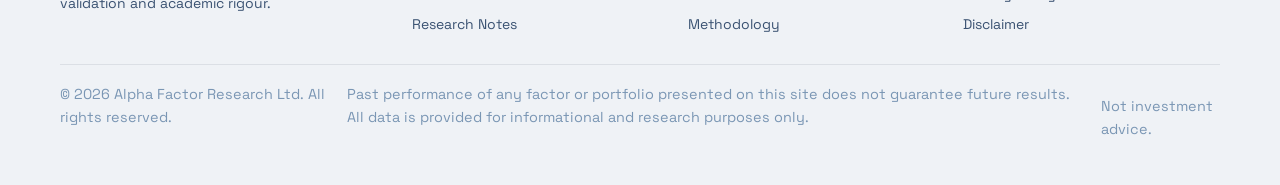
<file: pages/pricing.html>
<!DOCTYPE html>
<html lang="en">
<head>
  <meta charset="UTF-8" />
  <meta name="viewport" content="width=device-width, initial-scale=1.0" />
  <title>Pricing — Alpha Factor</title>
  <link rel="preconnect" href="https://fonts.googleapis.com">
  <link rel="preconnect" href="https://fonts.gstatic.com" crossorigin>
  <link href="https://fonts.googleapis.com/css2?family=Space+Grotesk:wght@300;400;500;600;700&family=Space+Mono:wght@400;700&display=swap" rel="stylesheet">
  <link rel="stylesheet" href="../css/main.css" />
  <style>
    /* ── Pricing-page extras ─────────────────────────────────────────── */
    .pricing-hero {
      padding: 80px 0 56px;
      text-align: center;
    }
    .pricing-hero h1 { font-size: clamp(2rem,5vw,3.2rem); margin: 0 0 16px; }
    .pricing-hero p  { max-width: 560px; margin: 0 auto; opacity: .72; font-size: 1.05rem; }

    /* market toggle */
    .market-toggle {
      display: inline-flex;
      border: 1px solid var(--border, rgba(255,255,255,.14));
      border-radius: 8px;
      overflow: hidden;
      margin: 32px 0 48px;
    }
    .market-toggle button {
      background: none;
      border: none;
      padding: 9px 28px;
      font-family: 'Space Grotesk', sans-serif;
      font-size: .85rem;
      font-weight: 600;
      letter-spacing: .06em;
      cursor: pointer;
      color: inherit;
      opacity: .55;
      transition: background .2s, opacity .2s;
    }
    .market-toggle button.active {
      background: var(--accent, #0B6E6E);
      opacity: 1;
    }

    /* tier cards grid */
    .tier-grid {
      display: grid;
      grid-template-columns: repeat(3, 1fr);
      gap: 24px;
      align-items: start;
    }
    @media (max-width: 900px) { .tier-grid { grid-template-columns: 1fr; } }

    .tier-card {
      border: 1px solid var(--border, rgba(255,255,255,.12));
      border-radius: 14px;
      padding: 36px 32px;
      position: relative;
      background: var(--card-bg, rgba(255,255,255,.03));
      transition: transform .22s, box-shadow .22s;
    }
    .tier-card:hover { transform: translateY(-4px); box-shadow: 0 16px 48px rgba(0,0,0,.35); }
    .tier-card.featured {
      border-color: var(--accent, #0B6E6E);
      background: var(--card-featured, rgba(11,110,110,.10));
    }
    .tier-badge {
      position: absolute;
      top: -13px;
      left: 50%;
      transform: translateX(-50%);
      background: var(--accent, #0B6E6E);
      color: #fff;
      font-size: .7rem;
      font-weight: 700;
      letter-spacing: .1em;
      padding: 4px 14px;
      border-radius: 20px;
      text-transform: uppercase;
    }

    .tier-label {
      font-size: .7rem;
      font-weight: 700;
      letter-spacing: .14em;
      text-transform: uppercase;
      opacity: .55;
      margin-bottom: 8px;
    }
    .tier-name { font-size: 1.55rem; font-weight: 700; margin: 0 0 4px; }
    .tier-market-tag {
      font-size: .75rem;
      opacity: .6;
      margin-bottom: 24px;
      font-family: 'Space Mono', monospace;
    }

    .tier-price {
      margin-bottom: 28px;
      border-top: 1px solid var(--border, rgba(255,255,255,.1));
      padding-top: 22px;
    }
    .price-value {
      font-family: 'Space Mono', monospace;
      font-size: 2rem;
      font-weight: 700;
      line-height: 1;
    }
    .price-value.free { color: var(--accent, #0B6E6E); }
    .price-period { font-size: .8rem; opacity: .55; margin-top: 4px; }
    .price-idr { font-size: .8rem; opacity: .5; font-family: 'Space Mono', monospace; margin-top: 3px; }
    .price-idr.hidden, .price-value.hidden { display: none; }

    .tier-specs {
      list-style: none;
      margin: 0 0 28px;
      padding: 0;
      display: flex;
      flex-direction: column;
      gap: 10px;
      font-size: .875rem;
    }
    .tier-specs li {
      display: flex;
      justify-content: space-between;
      gap: 12px;
      padding-bottom: 10px;
      border-bottom: 1px solid var(--border, rgba(255,255,255,.07));
    }
    .tier-specs li:last-child { border-bottom: none; padding-bottom: 0; }
    .spec-label { opacity: .6; flex-shrink: 0; }
    .spec-val { text-align: right; font-weight: 500; font-family: 'Space Mono', monospace; font-size: .78rem; }

    .tier-capacity {
      font-size: .75rem;
      opacity: .5;
      font-family: 'Space Mono', monospace;
      margin-bottom: 24px;
    }

    .btn-tier {
      display: block;
      width: 100%;
      text-align: center;
      padding: 12px;
      border-radius: 8px;
      font-family: 'Space Grotesk', sans-serif;
      font-weight: 600;
      font-size: .9rem;
      letter-spacing: .04em;
      text-decoration: none;
      transition: opacity .2s, transform .15s;
    }
    .btn-tier:hover { opacity: .82; transform: translateY(-1px); }
    .btn-tier-primary {
      background: var(--accent, #0B6E6E);
      color: #fff;
    }
    .btn-tier-outline {
      border: 1.5px solid var(--border, rgba(255,255,255,.22));
      color: inherit;
    }
    .btn-tier-free {
      background: rgba(255,255,255,.06);
      color: inherit;
    }

    /* users row */
    .tier-users {
      font-size: .75rem;
      text-align: center;
      opacity: .5;
      margin-top: 12px;
      font-family: 'Space Mono', monospace;
    }

    /* feature comparison table */
    .compare-section { padding: 80px 0 60px; }
    .compare-section h2 { font-size: 1.7rem; margin-bottom: 32px; }
    .compare-table { width: 100%; border-collapse: collapse; font-size: .875rem; }
    .compare-table th, .compare-table td {
      padding: 13px 16px;
      text-align: left;
      border-bottom: 1px solid var(--border, rgba(255,255,255,.09));
    }
    .compare-table th { font-weight: 700; font-size: .75rem; letter-spacing: .08em; text-transform: uppercase; opacity: .55; }
    .compare-table th:first-child, .compare-table td:first-child { min-width: 200px; }
    .compare-table td:not(:first-child) { font-family: 'Space Mono', monospace; font-size: .8rem; }
    .compare-table tr:hover td { background: rgba(255,255,255,.025); }
    .th-maximus { color: var(--accent, #0B6E6E) !important; opacity: 1 !important; }

    /* tabs for universe / volatility */
    .spec-tabs { display: flex; gap: 6px; flex-wrap: wrap; margin-top: 4px; }
    .spec-tab {
      background: rgba(255,255,255,.08);
      border: 1px solid rgba(255,255,255,.12);
      border-radius: 4px;
      padding: 2px 7px;
      font-size: .7rem;
      font-family: 'Space Mono', monospace;
    }
    .spec-tab.primary { background: var(--accent, #0B6E6E); border-color: transparent; }
  </style>
</head>
<body>
<div class="site-shell">

  <div class="chrome-bar">
    <div class="chrome-dots">
      <div class="cdot c-r"></div>
      <div class="cdot c-y"></div>
      <div class="cdot c-g"></div>
    </div>
    <div class="chrome-title">alphafactor.io · validated factor research</div>
  </div>

  <div class="ticker">
    <div class="ticker-track">
      <span>Bitcoin: +1.23%</span>
      <span>Ethereum: -0.45%</span>
      <span>SP500: +0.78%</span>
      <span>Gold: +0.12%</span>
      <span>US Treasury 10Y: -0.05%</span>
    </div>
  </div>

  <nav class="site-nav">
    <a class="nav-brand" href="../index.html">
      <div class="nav-logo">Alpha <span>Factor</span></div>
    </a>
    <div class="nav-links">
      <a href="../index.html">Home</a>
      <a href="about.html">About</a>
      <a href="catalog.html">Factor Data</a>
      <a href="blog.html">Research Notes</a>
      <a href="pricing.html">Pricing</a>
      <a href="contact.html">Contact</a>
    </div>
    <div class="nav-right">
      <div class="live-dot">
        <span class="dot-pulse"></span>
        <span>LIVE DATA</span>
      </div>
      <a class="nav-cta" href="tear-sheet.html">Tear Sheet</a>
    </div>
  </nav>

  <main>
    <section class="pricing-hero">
      <div class="container">
        <div class="eyebrow">Transparent Pricing</div>
        <h1>Choose your tier.</h1>
        <p>From institutional quant desks to independent crypto investors — every tier is built on the same rigorous factor research.</p>

        <div class="market-toggle">
          <button class="active" id="btn-intl" onclick="setMarket('intl')">International</button>
          <button id="btn-idn" onclick="setMarket('idn')">Indonesia</button>
        </div>
      </div>
    </section>

    <section class="container" style="padding-bottom:80px;">
      <div class="tier-grid">

        <!-- MAXIMUS -->
        <div class="tier-card featured">
          <div class="tier-badge">Institutional</div>
          <div class="tier-label">Tier 1</div>
          <div class="tier-name">Maximus</div>
          <div class="tier-market-tag">B2B · Quant / Asset Management / Family Office</div>

          <div class="tier-price">
            <div class="price-value intl-price">$100,000</div>
            <div class="price-value idn-price hidden">$100,000</div>
            <div class="price-idr idn-idr hidden">≈ (IDR equivalent)</div>
            <div class="price-period">per year · up to 5 exclusive users</div>
          </div>

          <ul class="tier-specs">
            <li><span class="spec-label">Universe</span>
              <span class="spec-val">
                <div class="spec-tabs">
                  <span class="spec-tab primary">Top 50</span>
                  <span class="spec-tab">Top 100</span>
                  <span class="spec-tab">Top 200</span>
                  <span class="spec-tab">Top 300</span>
                </div>
              </span>
            </li>
            <li><span class="spec-label">Sharpe</span><span class="spec-val">2.5 – 3.5</span></li>
            <li><span class="spec-label">Alpha Return</span><span class="spec-val">100%</span></li>
            <li><span class="spec-label">Info Coefficient</span><span class="spec-val">1.5</span></li>
            <li><span class="spec-label">Target Volatility</span>
              <span class="spec-val">
                <div class="spec-tabs">
                  <span class="spec-tab primary">10%</span>
                  <span class="spec-tab">20%</span>
                  <span class="spec-tab">30%</span>
                  <span class="spec-tab">40%</span>
                </div>
              </span>
            </li>
            <li><span class="spec-label">Rebalancing</span><span class="spec-val">Everyday</span></li>
            <li><span class="spec-label">Market Risk</span><span class="spec-val">Neutral</span></li>
            <li><span class="spec-label">Sector Risk</span><span class="spec-val">Neutral</span></li>
            <li><span class="spec-label">Long-Short</span><span class="spec-val">✓ Yes</span></li>
            <li><span class="spec-label">Leverage</span><span class="spec-val">✓ Enabled</span></li>
            <li><span class="spec-label">Timeframe</span><span class="spec-val">Daily</span></li>
            <li><span class="spec-label">TC Assumption</span><span class="spec-val">0.10%</span></li>
            <li><span class="spec-label">Exchange</span><span class="spec-val">Binance Perp</span></li>
          </ul>

          <div class="tier-capacity">Max capacity: $100,000,000</div>
          <a href="contact.html?tier=maximus" class="btn-tier btn-tier-primary">Request Access</a>
          <div class="tier-users">Max 5 exclusive users</div>
        </div>

        <!-- SAFETY OPTIMA -->
        <div class="tier-card">
          <div class="tier-label">Tier 2</div>
          <div class="tier-name">Safety Optima</div>
          <div class="tier-market-tag">B2C · Retail Crypto Investor</div>

          <div class="tier-price">
            <div class="price-value intl-price">$2,400</div>
            <div class="price-value idn-price hidden">Rp 12,000,000</div>
            <div class="price-idr idn-idr hidden">per year</div>
            <div class="price-period">per year</div>
          </div>

          <ul class="tier-specs">
            <li><span class="spec-label">Universe</span><span class="spec-val">Top 25</span></li>
            <li><span class="spec-label">Sharpe</span><span class="spec-val">1.5</span></li>
            <li><span class="spec-label">Alpha Return</span><span class="spec-val">25%</span></li>
            <li><span class="spec-label">Info Coefficient</span><span class="spec-val">1.0</span></li>
            <li><span class="spec-label">Target Volatility</span>
              <span class="spec-val">
                <div class="spec-tabs">
                  <span class="spec-tab primary">10%</span>
                  <span class="spec-tab">15%</span>
                  <span class="spec-tab">20%</span>
                </div>
              </span>
            </li>
            <li><span class="spec-label">Rebalancing</span><span class="spec-val">Mon – Sun</span></li>
            <li><span class="spec-label">Market Risk</span><span class="spec-val">Neutral</span></li>
            <li><span class="spec-label">Sector Risk</span><span class="spec-val">Follow Risk</span></li>
            <li><span class="spec-label">Long-Short</span><span class="spec-val">✓ Yes</span></li>
            <li><span class="spec-label">Leverage</span><span class="spec-val">✗ None</span></li>
            <li><span class="spec-label">Timeframe</span><span class="spec-val">Weekly</span></li>
            <li><span class="spec-label">TC Assumption</span><span class="spec-val">0.10%</span></li>
            <li><span class="spec-label">Exchange</span><span class="spec-val">Binance Perp</span></li>
          </ul>

          <div class="tier-capacity">Max capacity: $700,000,000</div>
          <a href="contact.html?tier=safety-optima" class="btn-tier btn-tier-outline">Get Started</a>
          <div class="tier-users">Up to 1,000 users</div>
        </div>

        <!-- TREND BASELINE -->
        <div class="tier-card">
          <div class="tier-label">Tier 3 · Free</div>
          <div class="tier-name">Trend Baseline</div>
          <div class="tier-market-tag">Free · Open Access</div>

          <div class="tier-price">
            <div class="price-value free">$0</div>
            <div class="price-period">forever free</div>
          </div>

          <ul class="tier-specs">
            <li><span class="spec-label">Universe</span><span class="spec-val">Top 20</span></li>
            <li><span class="spec-label">Sharpe</span><span class="spec-val">0.7</span></li>
            <li><span class="spec-label">Alpha Return</span><span class="spec-val">3%</span></li>
            <li><span class="spec-label">Info Coefficient</span><span class="spec-val">0</span></li>
            <li><span class="spec-label">Target Volatility</span><span class="spec-val">10%</span></li>
            <li><span class="spec-label">Rebalancing</span><span class="spec-val">Mon – Sun</span></li>
            <li><span class="spec-label">Market Risk</span><span class="spec-val">Follow Risk</span></li>
            <li><span class="spec-label">Sector Risk</span><span class="spec-val">Follow Risk</span></li>
            <li><span class="spec-label">Long-Short</span><span class="spec-val">✓ Yes</span></li>
            <li><span class="spec-label">Leverage</span><span class="spec-val">✗ None</span></li>
            <li><span class="spec-label">Timeframe</span><span class="spec-val">Weekly</span></li>
            <li><span class="spec-label">TC Assumption</span><span class="spec-val">0.10%</span></li>
            <li><span class="spec-label">Exchange</span><span class="spec-val">Binance Perp</span></li>
          </ul>

          <div class="tier-capacity">No capacity limit</div>
          <a href="contact.html?tier=trend-baseline" class="btn-tier btn-tier-free">Sign Up Free</a>
          <div class="tier-users">Up to 1,000 users</div>
        </div>

      </div>
    </section>

    <!-- Full comparison table -->
    <section class="compare-section container">
      <h2>Full Feature Comparison</h2>
      <div style="overflow-x:auto;">
        <table class="compare-table">
          <thead>
            <tr>
              <th>Feature</th>
              <th class="th-maximus">Maximus</th>
              <th>Safety Optima</th>
              <th>Trend Baseline</th>
            </tr>
          </thead>
          <tbody>
            <tr><td>Target Market</td><td>B2B Institutional</td><td>B2C Retail</td><td>Free / Public</td></tr>
            <tr><td>Universe</td><td>Top 50/100/200/300</td><td>Top 25</td><td>Top 20</td></tr>
            <tr><td>Sharpe Ratio</td><td>2.5 – 3.5</td><td>1.5</td><td>0.7</td></tr>
            <tr><td>Alpha Return</td><td>100%</td><td>25%</td><td>3%</td></tr>
            <tr><td>Information Coefficient</td><td>1.5</td><td>1.0</td><td>0</td></tr>
            <tr><td>Target Volatility</td><td>10% / 20% / 30% / 40%</td><td>10% / 15% / 20%</td><td>10%</td></tr>
            <tr><td>Rebalancing Day</td><td>Every day</td><td>Mon – Sun</td><td>Mon – Sun</td></tr>
            <tr><td>Market Risk Neutrality</td><td>Neutral</td><td>Neutral</td><td>Follow Risk</td></tr>
            <tr><td>Sector Risk Neutrality</td><td>Neutral</td><td>Follow Risk</td><td>Follow Risk</td></tr>
            <tr><td>Long-Short</td><td>✓</td><td>✓</td><td>✓</td></tr>
            <tr><td>Leverage</td><td>✓ Enabled</td><td>✗ None</td><td>✗ None</td></tr>
            <tr><td>Strategy Timeframe</td><td>Daily</td><td>Weekly</td><td>Weekly</td></tr>
            <tr><td>TC Assumption</td><td>0.10%</td><td>0.10%</td><td>0.10%</td></tr>
            <tr><td>Exchange</td><td>Binance Perpetual</td><td>Binance Perpetual</td><td>Binance Perpetual</td></tr>
            <tr><td>Maximum Capacity</td><td>$100,000,000</td><td>$700,000,000</td><td>—</td></tr>
            <tr><td>Max Users</td><td>5 (exclusive)</td><td>1,000</td><td>1,000</td></tr>
            <tr><td>Annual Price (Intl)</td><td>$100,000</td><td>$2,400</td><td>$0</td></tr>
            <tr><td>Annual Price (IDR)</td><td>$100,000</td><td>Rp 12,000,000</td><td>Rp 0</td></tr>
          </tbody>
        </table>
      </div>
    </section>

    <section class="cta-band">
      <div class="container">
        <div class="section-head" style="margin-bottom:0;align-items:center;">
          <div>
            <div class="eyebrow" style="color:rgba(255,255,255,.72)">Still have questions?</div>
            <h2>Talk to the research team.</h2>
          </div>
          <div class="btn-row" style="margin-top:0;">
            <a class="btn-primary" href="contact.html">Contact Us</a>
            <a class="btn-outline" href="tear-sheet.html">View Tear Sheet</a>
          </div>
        </div>
      </div>
    </section>
  </main>

  <footer class="footer">
    <div class="container">
      <div class="footer-grid">
        <div>
          <div class="footer-title">Alpha <span>.</span></div>
          <div class="footer-tag">Institutional-grade factor data, built on empirical validation and academic rigour.</div>
        </div>
        <div class="footer-col">
          <h4>Platform</h4>
          <a href="catalog.html">Factor Catalog</a>
          <a href="tear-sheet.html">Tear Sheet</a>
          <a href="blog.html">Research Notes</a>
        </div>
        <div class="footer-col">
          <h4>Company</h4>
          <a href="about.html">About Us</a>
          <a href="about.html#team">Team</a>
          <a href="about.html#methodology">Methodology</a>
        </div>
        <div class="footer-col">
          <h4>Legal</h4>
          <a href="#">Terms of Use</a>
          <a href="#">Privacy Policy</a>
          <a href="#">Disclaimer</a>
        </div>
      </div>
      <div class="footer-bottom">
        <div class="footer-copy">© 2026 Alpha Factor Research Ltd. All rights reserved.</div>
        <div class="footer-disc">Past performance of any factor or portfolio presented on this site does not guarantee future results. All data is provided for informational and research purposes only.</div>
        <div class="footer-notice">Not investment advice.</div>
      </div>
    </div>
  </footer>

</div>
<script src="../js/main.js"></script>
<script>
  function setMarket(m) {
    const isIdn = m === 'idn';
    document.getElementById('btn-intl').classList.toggle('active', !isIdn);
    document.getElementById('btn-idn').classList.toggle('active', isIdn);
    document.querySelectorAll('.intl-price').forEach(el => el.classList.toggle('hidden', isIdn));
    document.querySelectorAll('.idn-price').forEach(el => el.classList.toggle('hidden', !isIdn));
    document.querySelectorAll('.idn-idr').forEach(el => el.classList.toggle('hidden', !isIdn));
  }
</script>
</body>
</html>
</file>
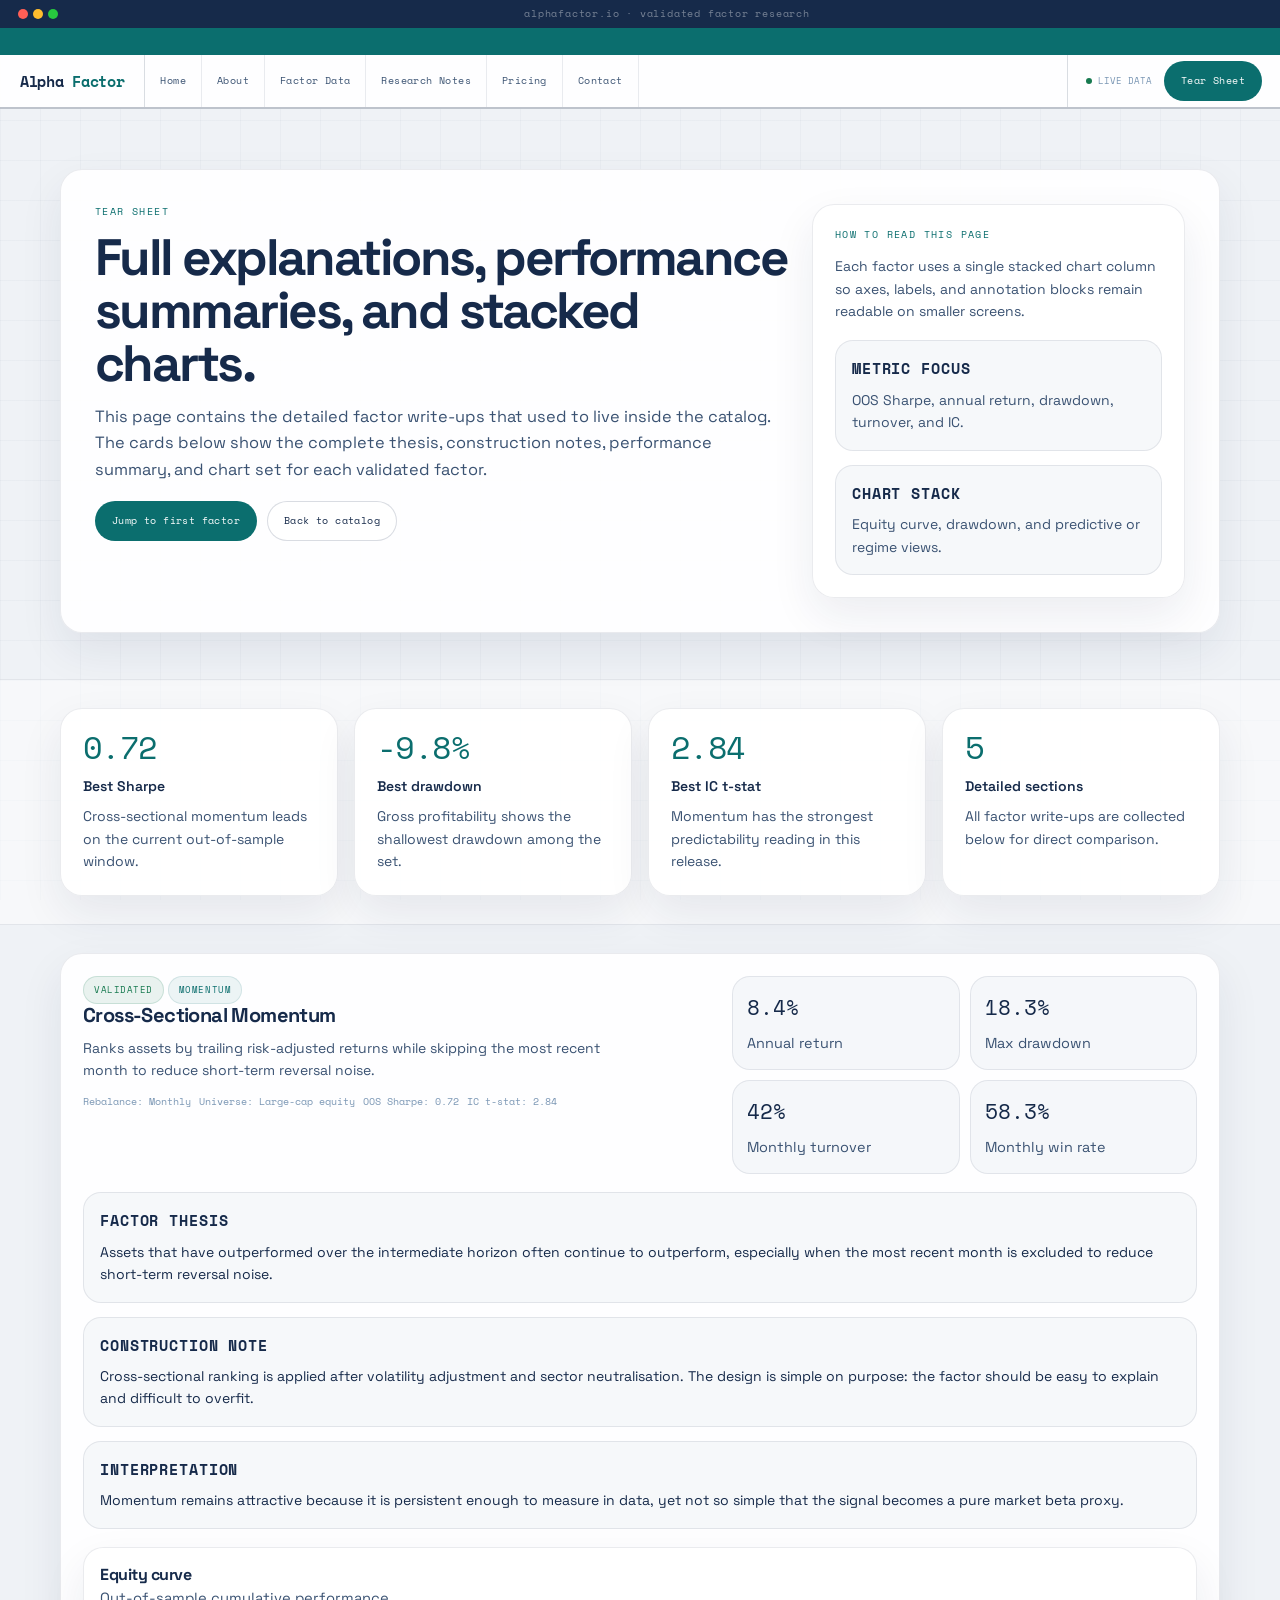
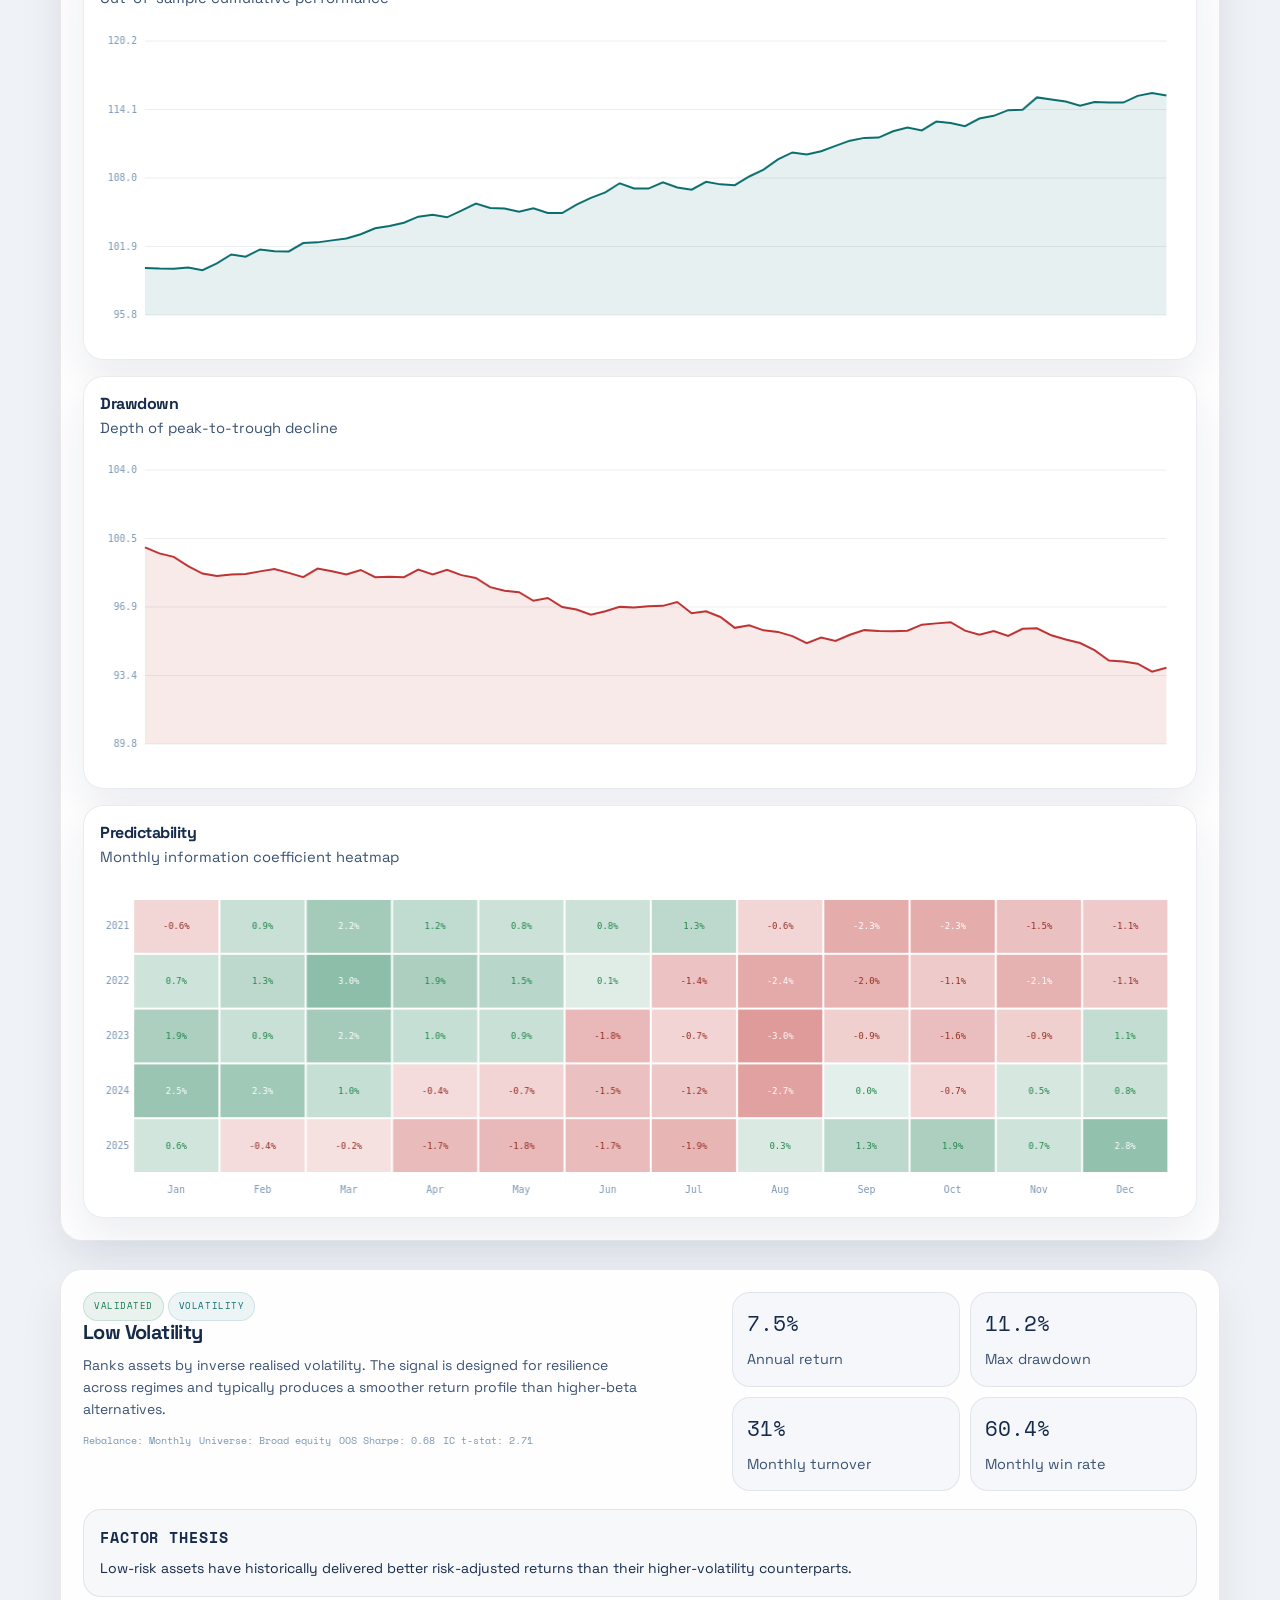
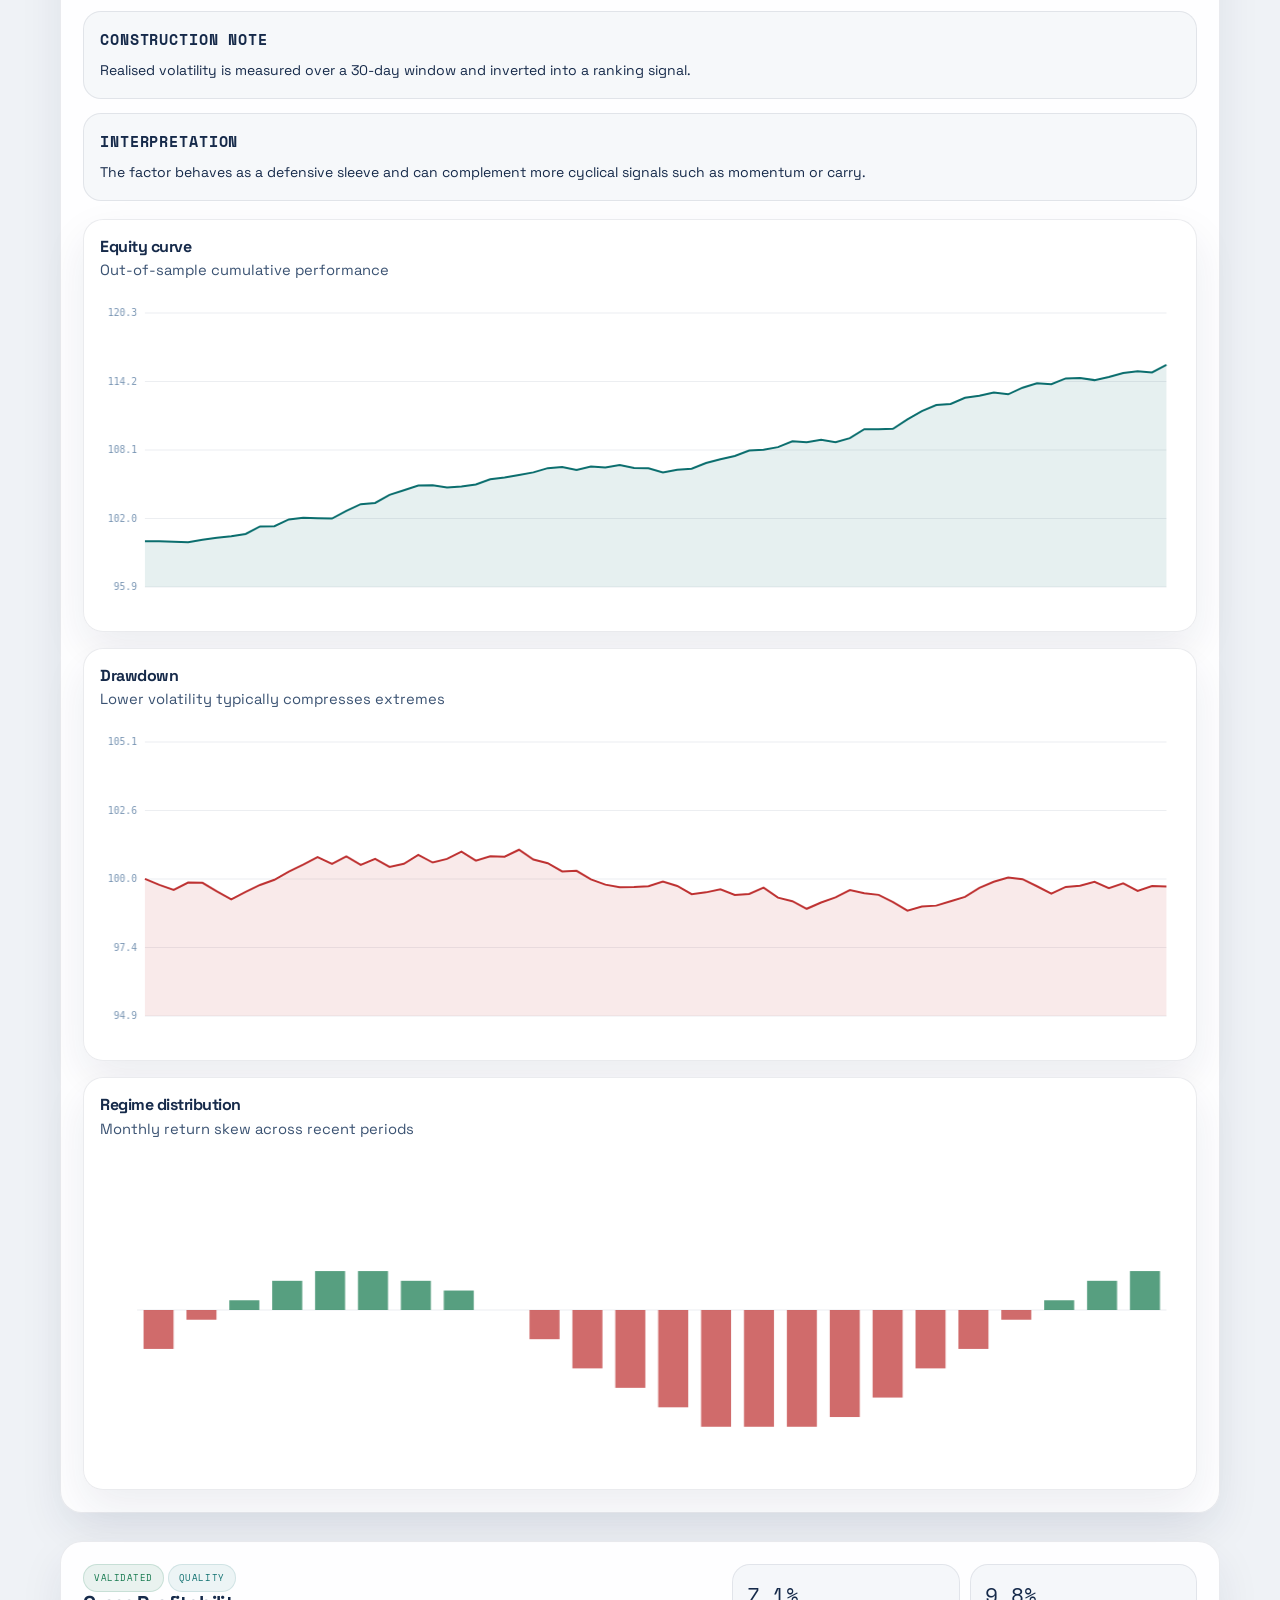
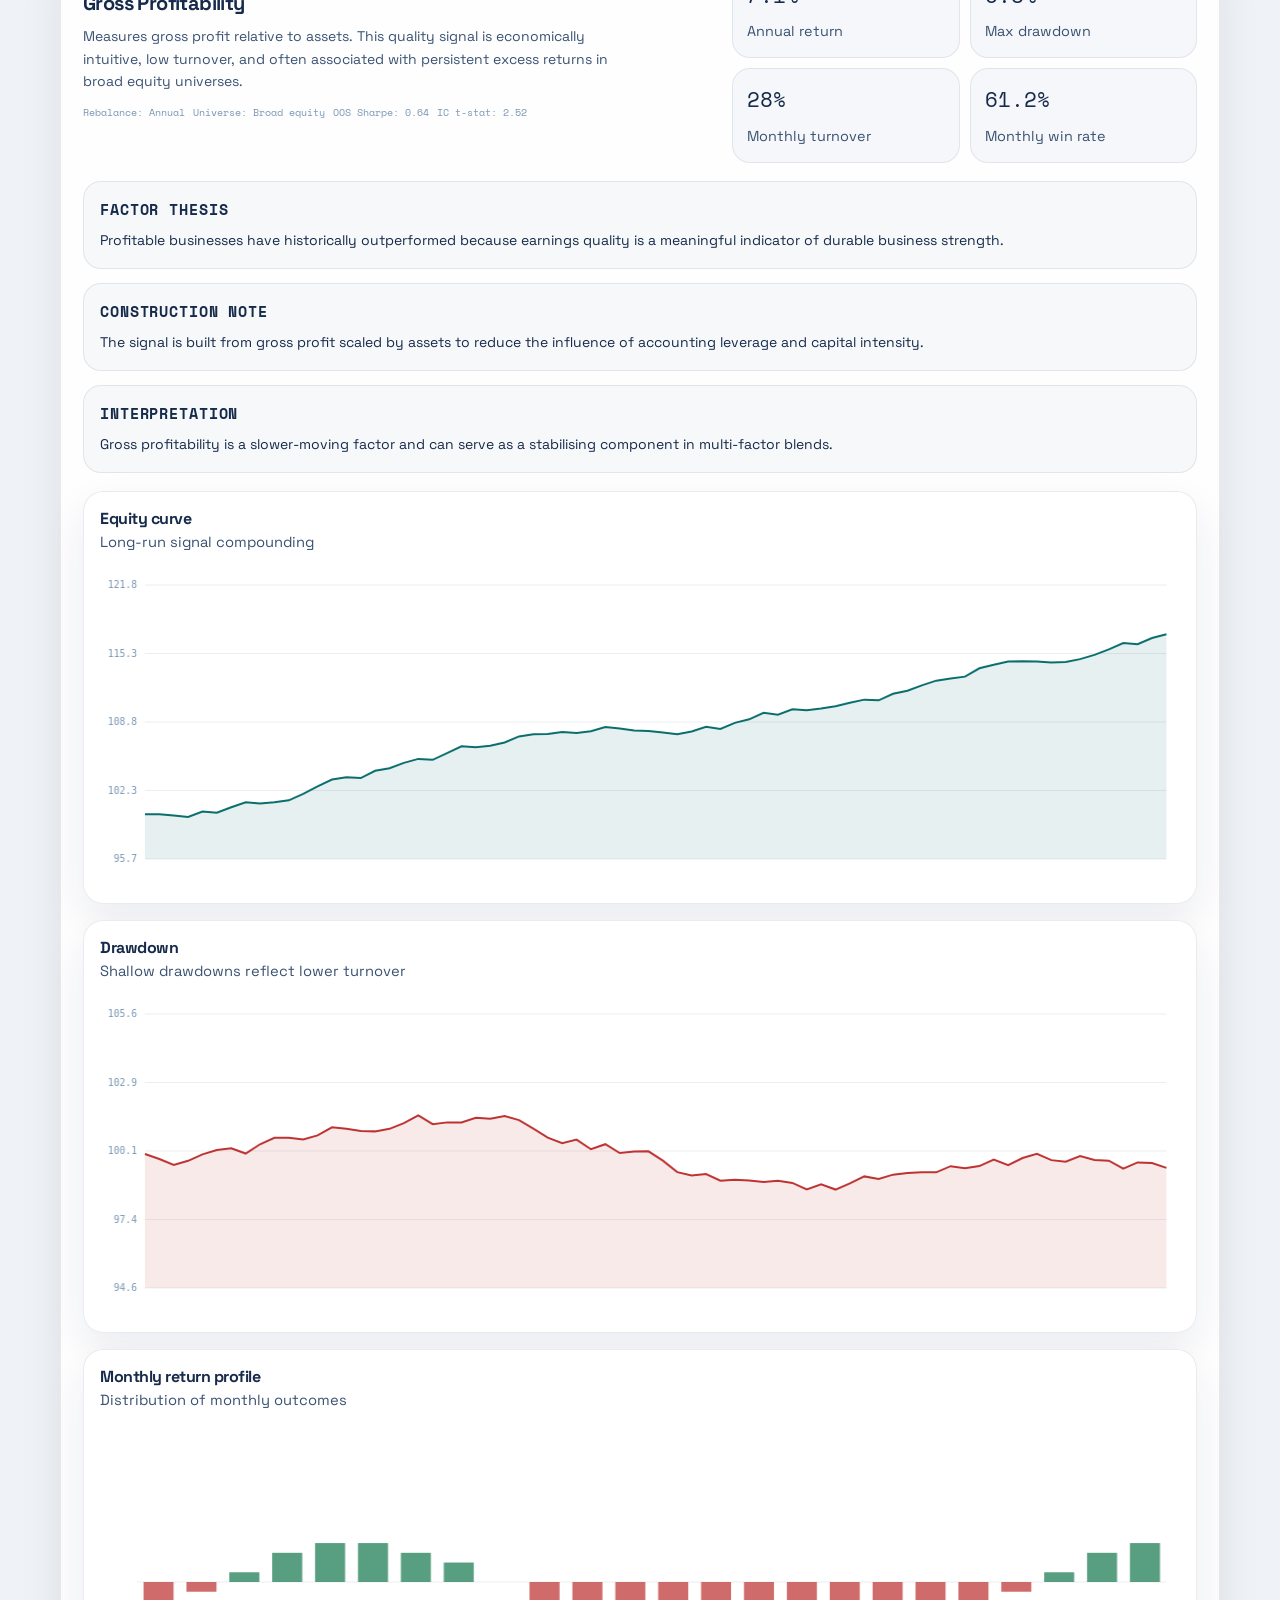
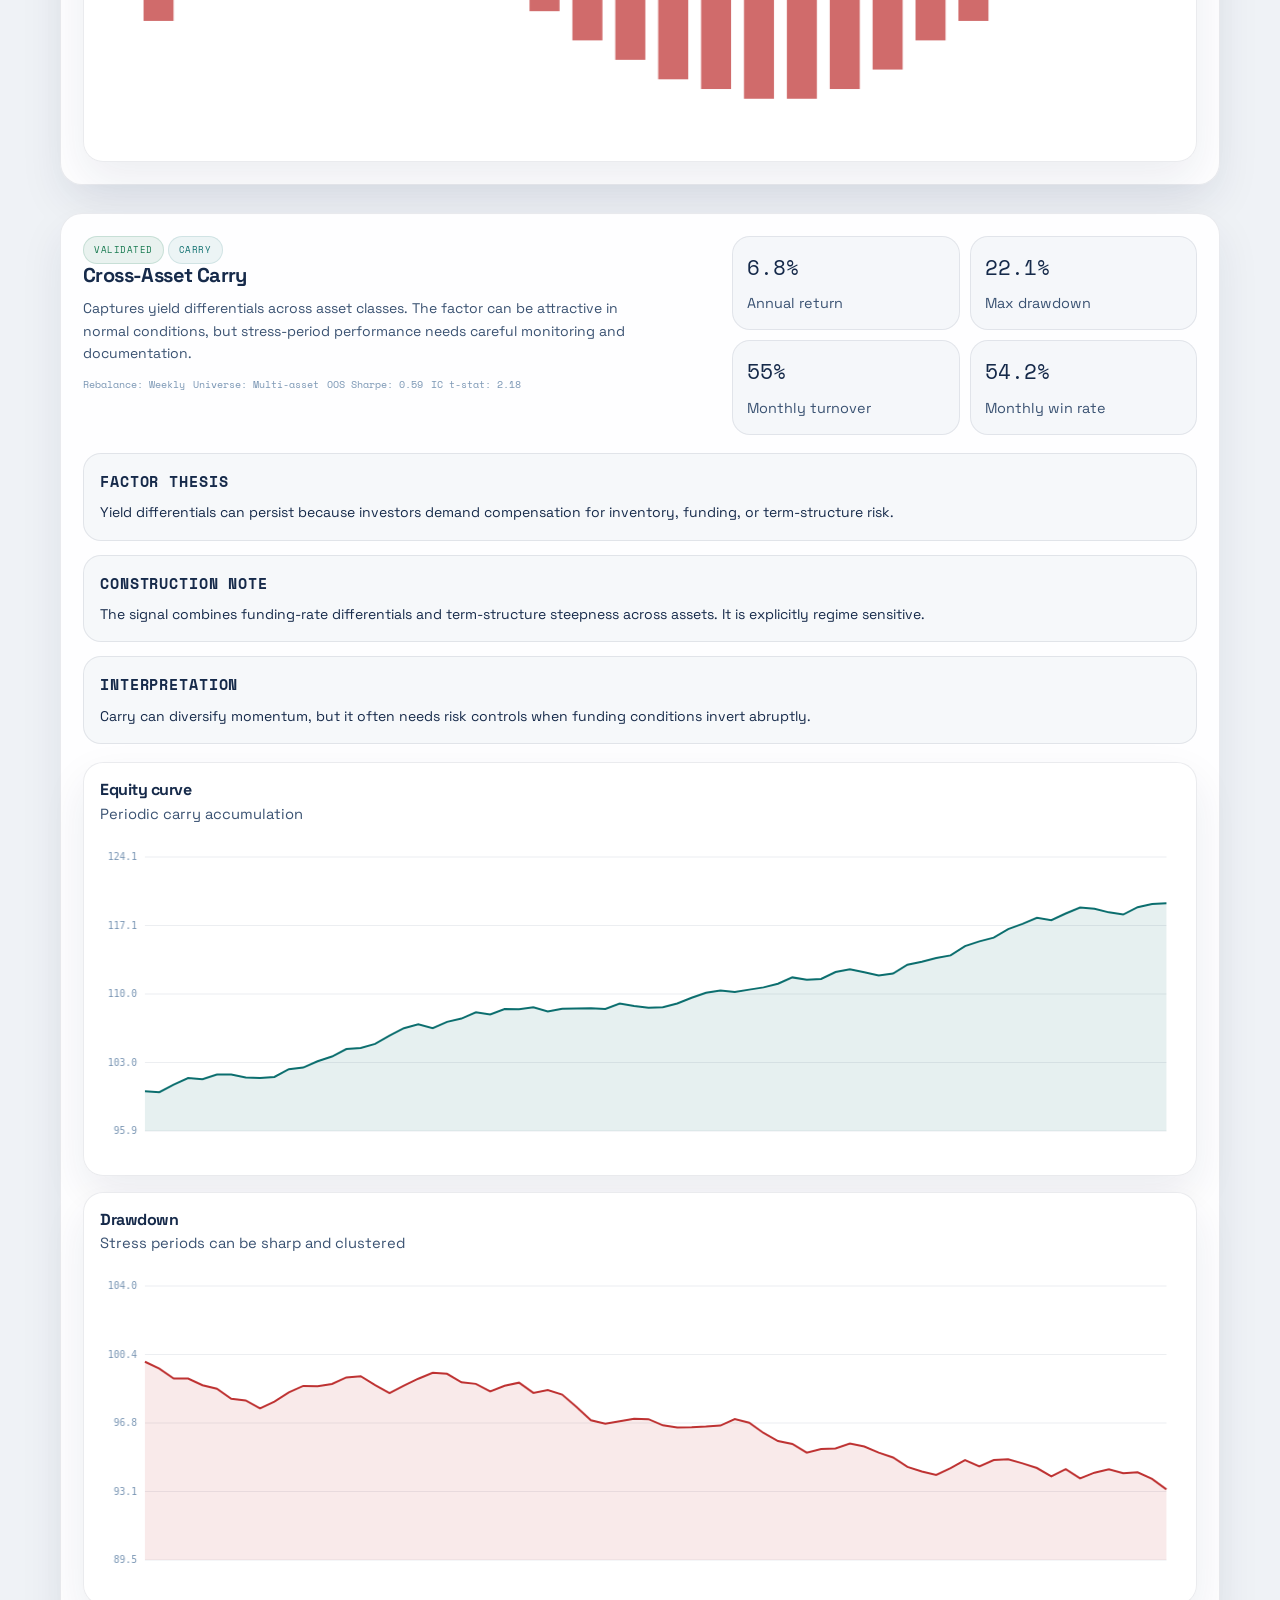
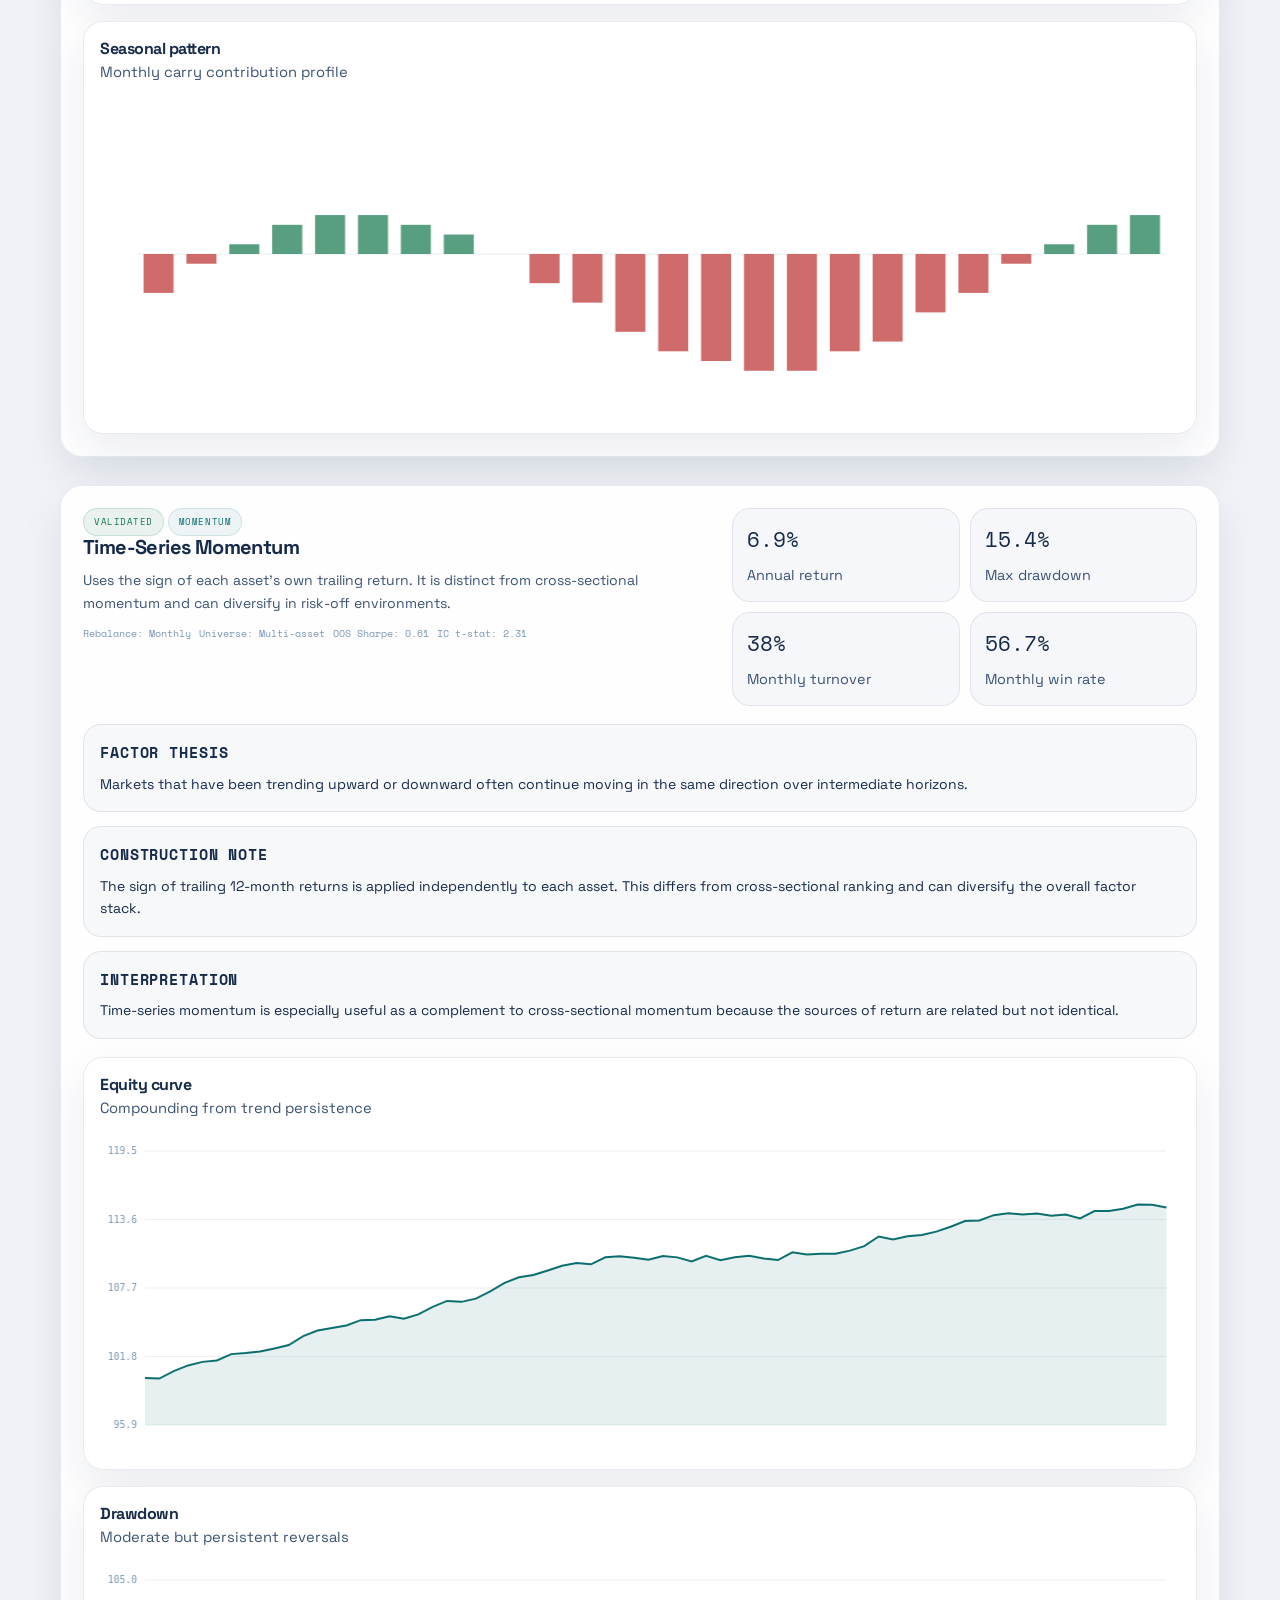
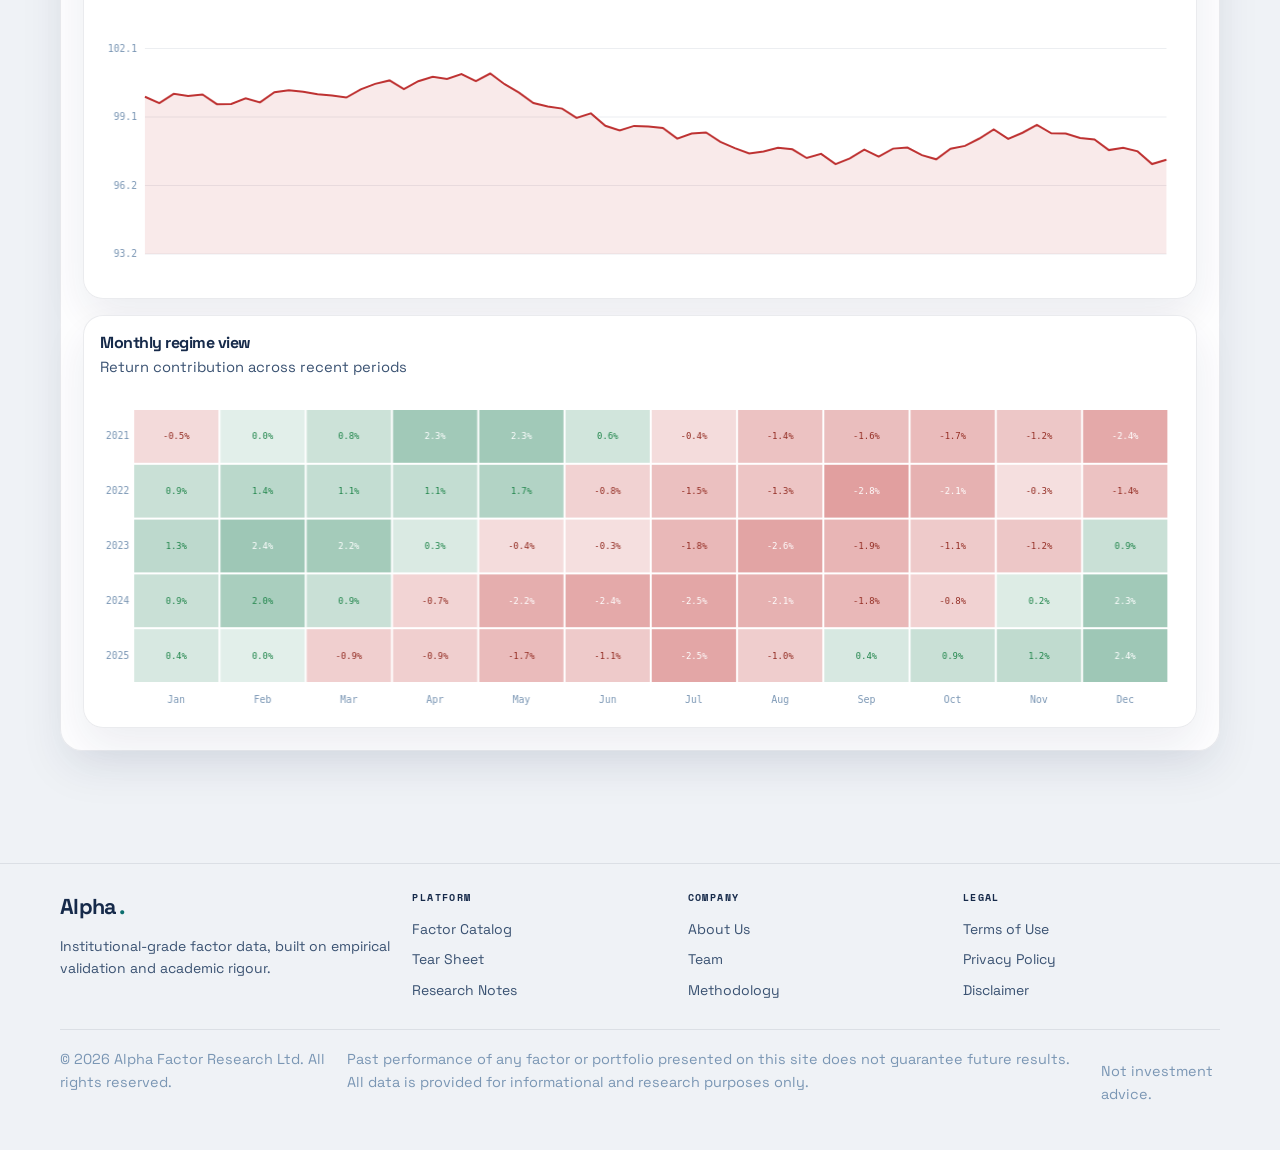
<file: pages/tear-sheet.html>
<!DOCTYPE html>
<html lang="en">
  <head>
    <meta charset="utf-8" />
    <meta content="width=device-width, initial-scale=1.0" name="viewport" />
    <title>Tear Sheet — Alpha Factor</title>
    <link href="https://fonts.googleapis.com" rel="preconnect" />
    <link crossorigin="" href="https://fonts.gstatic.com" rel="preconnect" />
    <link href="https://fonts.googleapis.com/css2?family=Space+Grotesk:wght@300;400;500;600;700&amp;family=Space+Mono:wght@400;700&amp;display=swap" rel="stylesheet" />
    <link href="../css/main.css" rel="stylesheet" />
  </head>
  <body>
    <div class="site-shell">
      <div class="chrome-bar">
        <div class="chrome-dots">
          <div class="cdot c-r"></div>
          <div class="cdot c-y"></div>
          <div class="cdot c-g"></div>
        </div>
        <div class="chrome-title">alphafactor.io · validated factor research</div>
      </div>
      <div class="ticker">
        <div class="ticker-track">
          <span>Bitcoin: +1.23%</span>
          <span>Ethereum: -0.45%</span>
          <span>SP500: +0.78%</span>
          <span>Gold: +0.12%</span>
          <span>US Treasury 10Y: -0.05%</span>
        </div>
      </div>
      <nav class="site-nav">
        <a class="nav-brand" href="../index.html">
          <div class="nav-logo">Alpha <span>Factor</span>
          </div>
        </a>
        <div class="nav-links">
          <a href="../index.html">Home</a>
          <a href="about.html">About</a>
          <a href="catalog.html">Factor Data</a>
          <a href="blog.html">Research Notes</a>
          <a href="pricing.html">Pricing</a>
          <a href="contact.html">Contact</a>
        </div>
        <div class="nav-right">
          <div class="live-dot">
            <span class="dot-pulse"></span>
            <span>LIVE DATA</span>
          </div>
          <a class="nav-cta" href="../pages/tear-sheet.html">Tear Sheet</a>
        </div>
      </nav>
      <main>
        <section class="hero">
          <div class="container">
            <div class="hero-panel">
              <div class="hero-grid">
                <div>
                  <div class="eyebrow">Tear Sheet</div>
                  <h1>Full explanations, performance summaries, and stacked charts.</h1>
                  <p class="lead">This page contains the detailed factor write-ups that used to live inside the catalog. The cards below show the complete thesis, construction notes, performance summary, and chart set for each validated factor.</p>
                  <div class="btn-row">
                    <a class="btn-primary" href="#factor-momentum">Jump to first factor</a>
                    <a class="btn-outline" href="catalog.html">Back to catalog</a>
                  </div>
                </div>
                <div class="card">
                  <div class="eyebrow">How to read this page</div>
                  <p class="small">Each factor uses a single stacked chart column so axes, labels, and annotation blocks remain readable on smaller screens.</p>
                  <div class="factor-details">
                    <div class="detail-card">
                      <h4>Metric focus</h4>
                      <p>OOS Sharpe, annual return, drawdown, turnover, and IC.</p>
                    </div>
                    <div class="detail-card">
                      <h4>Chart stack</h4>
                      <p>Equity curve, drawdown, and predictive or regime views.</p>
                    </div>
                  </div>
                </div>
              </div>
            </div>
          </div>
        </section>
        <section class="section-soft">
          <div class="container">
            <div class="summary-grid">
              <div class="stat-card">
                <div class="stat-num">
                  <span class="acc">0.72</span>
                </div>
                <div class="stat-lbl">Best Sharpe</div>
                <div class="stat-desc">Cross-sectional momentum leads on the current out-of-sample window.</div>
              </div>
              <div class="stat-card">
                <div class="stat-num">
                  <span class="acc">-9.8%</span>
                </div>
                <div class="stat-lbl">Best drawdown</div>
                <div class="stat-desc">Gross profitability shows the shallowest drawdown among the set.</div>
              </div>
              <div class="stat-card">
                <div class="stat-num">
                  <span class="acc">2.84</span>
                </div>
                <div class="stat-lbl">Best IC t-stat</div>
                <div class="stat-desc">Momentum has the strongest predictability reading in this release.</div>
              </div>
              <div class="stat-card">
                <div class="stat-num">
                  <span class="acc">5</span>
                </div>
                <div class="stat-lbl">Detailed sections</div>
                <div class="stat-desc">All factor write-ups are collected below for direct comparison.</div>
              </div>
            </div>
          </div>
        </section>
        <section id="factor-momentum">
          <div class="container">
            <div class="factor-card">
              <div class="factor-top">
                <div class="factor-copy">
                  <div class="factor-badge">
                    <span class="badge ok">Validated</span>
                    <span class="badge">Momentum</span>
                  </div>
                  <h3>Cross-Sectional Momentum</h3>
                  <p>Ranks assets by trailing risk-adjusted returns while skipping the most recent month to reduce short-term reversal noise.</p>
                  <div class="factor-meta">
                    <span>Rebalance: Monthly</span>
                    <span>Universe: Large-cap equity</span>
                    <span>OOS Sharpe: 0.72</span>
                    <span>IC t-stat: 2.84</span>
                  </div>
                </div>
                <div class="factor-stats">
                  <div class="mini-stat">
                    <div class="value">8.4%</div>
                    <div class="label">Annual return</div>
                  </div>
                  <div class="mini-stat">
                    <div class="value">18.3%</div>
                    <div class="label">Max drawdown</div>
                  </div>
                  <div class="mini-stat">
                    <div class="value">42%</div>
                    <div class="label">Monthly turnover</div>
                  </div>
                  <div class="mini-stat">
                    <div class="value">58.3%</div>
                    <div class="label">Monthly win rate</div>
                  </div>
                </div>
              </div>
              <div class="factor-details">
                <div class="detail-card">
                  <h4>Factor thesis</h4>
                  <p>Assets that have outperformed over the intermediate horizon often continue to outperform, especially when the most recent month is excluded to reduce short-term reversal noise.</p>
                </div>
                <div class="detail-card">
                  <h4>Construction note</h4>
                  <p>Cross-sectional ranking is applied after volatility adjustment and sector neutralisation. The design is simple on purpose: the factor should be easy to explain and difficult to overfit.</p>
                </div>
                <div class="detail-card">
                  <h4>Interpretation</h4>
                  <p>Momentum remains attractive because it is persistent enough to measure in data, yet not so simple that the signal becomes a pure market beta proxy.</p>
                </div>
              </div>
              <div class="chart-grid">
                <div class="chart-card">
                  <div class="chart-head">
                    <div>
                      <h4>Equity curve</h4>
                      <p>Out-of-sample cumulative performance</p>
                    </div>
                  </div>
                  <div class="chart-canvas-wrap">
                    <canvas data-chart='{"type":"line","seed":11,"points":72,"start":100,"drift":0.26,"volatility":1.3,"fillColor":"rgba(11,110,110,.10)","lineColor":"#0B6E6E"}'></canvas>
                  </div>
                </div>
                <div class="chart-card">
                  <div class="chart-head">
                    <div>
                      <h4>Drawdown</h4>
                      <p>Depth of peak-to-trough decline</p>
                    </div>
                  </div>
                  <div class="chart-canvas-wrap">
                    <canvas data-chart='{"type":"line","seed":12,"points":72,"start":0,"drift":-0.08,"volatility":0.95,"fillColor":"rgba(190,50,50,.10)","lineColor":"#BE3232"}'></canvas>
                  </div>
                </div>
                <div class="chart-card">
                  <div class="chart-head">
                    <div>
                      <h4>Predictability</h4>
                      <p>Monthly information coefficient heatmap</p>
                    </div>
                  </div>
                  <div class="chart-canvas-wrap">
                    <canvas data-chart='{"type":"heatmap","seed":13,"rows":5}'></canvas>
                  </div>
                </div>
              </div>
            </div>
        </section>
        <section id="factor-volatility" style="margin-top:18px;">
          <div class="container">
            <div class="factor-card">
              <div class="factor-top">
                <div class="factor-copy">
                  <div class="factor-badge">
                    <span class="badge ok">Validated</span>
                    <span class="badge">Volatility</span>
                  </div>
                  <h3>Low Volatility</h3>
                  <p>Ranks assets by inverse realised volatility. The signal is designed for resilience across regimes and typically produces a smoother return profile than higher-beta alternatives.</p>
                  <div class="factor-meta">
                    <span>Rebalance: Monthly</span>
                    <span>Universe: Broad equity</span>
                    <span>OOS Sharpe: 0.68</span>
                    <span>IC t-stat: 2.71</span>
                  </div>
                </div>
                <div class="factor-stats">
                  <div class="mini-stat">
                    <div class="value">7.5%</div>
                    <div class="label">Annual return</div>
                  </div>
                  <div class="mini-stat">
                    <div class="value">11.2%</div>
                    <div class="label">Max drawdown</div>
                  </div>
                  <div class="mini-stat">
                    <div class="value">31%</div>
                    <div class="label">Monthly turnover</div>
                  </div>
                  <div class="mini-stat">
                    <div class="value">60.4%</div>
                    <div class="label">Monthly win rate</div>
                  </div>
                </div>
              </div>
              <div class="factor-details">
                <div class="detail-card">
                  <h4>Factor thesis</h4>
                  <p>Low-risk assets have historically delivered better risk-adjusted returns than their higher-volatility counterparts.</p>
                </div>
                <div class="detail-card">
                  <h4>Construction note</h4>
                  <p>Realised volatility is measured over a 30-day window and inverted into a ranking signal.</p>
                </div>
                <div class="detail-card">
                  <h4>Interpretation</h4>
                  <p>The factor behaves as a defensive sleeve and can complement more cyclical signals such as momentum or carry.</p>
                </div>
              </div>
              <div class="chart-grid">
                <div class="chart-card">
                  <div class="chart-head">
                    <div>
                      <h4>Equity curve</h4>
                      <p>Out-of-sample cumulative performance</p>
                    </div>
                  </div>
                  <div class="chart-canvas-wrap">
                    <canvas data-chart='{"type":"line","seed":21,"points":72,"start":100,"drift":0.22,"volatility":0.95,"fillColor":"rgba(11,110,110,.10)","lineColor":"#0B6E6E"}'></canvas>
                  </div>
                </div>
                <div class="chart-card">
                  <div class="chart-head">
                    <div>
                      <h4>Drawdown</h4>
                      <p>Lower volatility typically compresses extremes</p>
                    </div>
                  </div>
                  <div class="chart-canvas-wrap">
                    <canvas data-chart='{"type":"line","seed":22,"points":72,"start":0,"drift":-0.05,"volatility":0.75,"fillColor":"rgba(190,50,50,.10)","lineColor":"#BE3232"}'></canvas>
                  </div>
                </div>
                <div class="chart-card">
                  <div class="chart-head">
                    <div>
                      <h4>Regime distribution</h4>
                      <p>Monthly return skew across recent periods</p>
                    </div>
                  </div>
                  <div class="chart-canvas-wrap">
                    <canvas data-chart='{"type":"bar","seed":23,"points":24}'></canvas>
                  </div>
                </div>
              </div>
            </div>
        </section>
        <section id="factor-quality" style="margin-top:18px;">
          <div class="container">
            <div class="factor-card">
              <div class="factor-top">
                <div class="factor-copy">
                  <div class="factor-badge">
                    <span class="badge ok">Validated</span>
                    <span class="badge">Quality</span>
                  </div>
                  <h3>Gross Profitability</h3>
                  <p>Measures gross profit relative to assets. This quality signal is economically intuitive, low turnover, and often associated with persistent excess returns in broad equity universes.</p>
                  <div class="factor-meta">
                    <span>Rebalance: Annual</span>
                    <span>Universe: Broad equity</span>
                    <span>OOS Sharpe: 0.64</span>
                    <span>IC t-stat: 2.52</span>
                  </div>
                </div>
                <div class="factor-stats">
                  <div class="mini-stat">
                    <div class="value">7.1%</div>
                    <div class="label">Annual return</div>
                  </div>
                  <div class="mini-stat">
                    <div class="value">9.8%</div>
                    <div class="label">Max drawdown</div>
                  </div>
                  <div class="mini-stat">
                    <div class="value">28%</div>
                    <div class="label">Monthly turnover</div>
                  </div>
                  <div class="mini-stat">
                    <div class="value">61.2%</div>
                    <div class="label">Monthly win rate</div>
                  </div>
                </div>
              </div>
              <div class="factor-details">
                <div class="detail-card">
                  <h4>Factor thesis</h4>
                  <p>Profitable businesses have historically outperformed because earnings quality is a meaningful indicator of durable business strength.</p>
                </div>
                <div class="detail-card">
                  <h4>Construction note</h4>
                  <p>The signal is built from gross profit scaled by assets to reduce the influence of accounting leverage and capital intensity.</p>
                </div>
                <div class="detail-card">
                  <h4>Interpretation</h4>
                  <p>Gross profitability is a slower-moving factor and can serve as a stabilising component in multi-factor blends.</p>
                </div>
              </div>
              <div class="chart-grid">
                <div class="chart-card">
                  <div class="chart-head">
                    <div>
                      <h4>Equity curve</h4>
                      <p>Long-run signal compounding</p>
                    </div>
                  </div>
                  <div class="chart-canvas-wrap">
                    <canvas data-chart='{"type":"line","seed":31,"points":72,"start":100,"drift":0.20,"volatility":0.85,"fillColor":"rgba(11,110,110,.10)","lineColor":"#0B6E6E"}'></canvas>
                  </div>
                </div>
                <div class="chart-card">
                  <div class="chart-head">
                    <div>
                      <h4>Drawdown</h4>
                      <p>Shallow drawdowns reflect lower turnover</p>
                    </div>
                  </div>
                  <div class="chart-canvas-wrap">
                    <canvas data-chart='{"type":"line","seed":32,"points":72,"start":0,"drift":-0.04,"volatility":0.70,"fillColor":"rgba(190,50,50,.10)","lineColor":"#BE3232"}'></canvas>
                  </div>
                </div>
                <div class="chart-card">
                  <div class="chart-head">
                    <div>
                      <h4>Monthly return profile</h4>
                      <p>Distribution of monthly outcomes</p>
                    </div>
                  </div>
                  <div class="chart-canvas-wrap">
                    <canvas data-chart='{"type":"bar","seed":33,"points":24}'></canvas>
                  </div>
                </div>
              </div>
            </div>
        </section>
        <section id="factor-carry" style="margin-top:18px;">
          <div class="container">
            <div class="factor-card">
              <div class="factor-top">
                <div class="factor-copy">
                  <div class="factor-badge">
                    <span class="badge ok">Validated</span>
                    <span class="badge">Carry</span>
                  </div>
                  <h3>Cross-Asset Carry</h3>
                  <p>Captures yield differentials across asset classes. The factor can be attractive in normal conditions, but stress-period performance needs careful monitoring and documentation.</p>
                  <div class="factor-meta">
                    <span>Rebalance: Weekly</span>
                    <span>Universe: Multi-asset</span>
                    <span>OOS Sharpe: 0.59</span>
                    <span>IC t-stat: 2.18</span>
                  </div>
                </div>
                <div class="factor-stats">
                  <div class="mini-stat">
                    <div class="value">6.8%</div>
                    <div class="label">Annual return</div>
                  </div>
                  <div class="mini-stat">
                    <div class="value">22.1%</div>
                    <div class="label">Max drawdown</div>
                  </div>
                  <div class="mini-stat">
                    <div class="value">55%</div>
                    <div class="label">Monthly turnover</div>
                  </div>
                  <div class="mini-stat">
                    <div class="value">54.2%</div>
                    <div class="label">Monthly win rate</div>
                  </div>
                </div>
              </div>
              <div class="factor-details">
                <div class="detail-card">
                  <h4>Factor thesis</h4>
                  <p>Yield differentials can persist because investors demand compensation for inventory, funding, or term-structure risk.</p>
                </div>
                <div class="detail-card">
                  <h4>Construction note</h4>
                  <p>The signal combines funding-rate differentials and term-structure steepness across assets. It is explicitly regime sensitive.</p>
                </div>
                <div class="detail-card">
                  <h4>Interpretation</h4>
                  <p>Carry can diversify momentum, but it often needs risk controls when funding conditions invert abruptly.</p>
                </div>
              </div>
              <div class="chart-grid">
                <div class="chart-card">
                  <div class="chart-head">
                    <div>
                      <h4>Equity curve</h4>
                      <p>Periodic carry accumulation</p>
                    </div>
                  </div>
                  <div class="chart-canvas-wrap">
                    <canvas data-chart='{"type":"line","seed":41,"points":72,"start":100,"drift":0.18,"volatility":1.15,"fillColor":"rgba(11,110,110,.10)","lineColor":"#0B6E6E"}'></canvas>
                  </div>
                </div>
                <div class="chart-card">
                  <div class="chart-head">
                    <div>
                      <h4>Drawdown</h4>
                      <p>Stress periods can be sharp and clustered</p>
                    </div>
                  </div>
                  <div class="chart-canvas-wrap">
                    <canvas data-chart='{"type":"line","seed":42,"points":72,"start":0,"drift":-0.12,"volatility":1.05,"fillColor":"rgba(190,50,50,.10)","lineColor":"#BE3232"}'></canvas>
                  </div>
                </div>
                <div class="chart-card">
                  <div class="chart-head">
                    <div>
                      <h4>Seasonal pattern</h4>
                      <p>Monthly carry contribution profile</p>
                    </div>
                  </div>
                  <div class="chart-canvas-wrap">
                    <canvas data-chart='{"type":"bar","seed":43,"points":24}'></canvas>
                  </div>
                </div>
              </div>
            </div>
        </section>
        <section id="factor-tsmomentum" style="margin-top:18px;">
          <div class="container">
            <div class="factor-card">
              <div class="factor-top">
                <div class="factor-copy">
                  <div class="factor-badge">
                    <span class="badge ok">Validated</span>
                    <span class="badge">Momentum</span>
                  </div>
                  <h3>Time-Series Momentum</h3>
                  <p>Uses the sign of each asset’s own trailing return. It is distinct from cross-sectional momentum and can diversify in risk-off environments.</p>
                  <div class="factor-meta">
                    <span>Rebalance: Monthly</span>
                    <span>Universe: Multi-asset</span>
                    <span>OOS Sharpe: 0.61</span>
                    <span>IC t-stat: 2.31</span>
                  </div>
                </div>
                <div class="factor-stats">
                  <div class="mini-stat">
                    <div class="value">6.9%</div>
                    <div class="label">Annual return</div>
                  </div>
                  <div class="mini-stat">
                    <div class="value">15.4%</div>
                    <div class="label">Max drawdown</div>
                  </div>
                  <div class="mini-stat">
                    <div class="value">38%</div>
                    <div class="label">Monthly turnover</div>
                  </div>
                  <div class="mini-stat">
                    <div class="value">56.7%</div>
                    <div class="label">Monthly win rate</div>
                  </div>
                </div>
              </div>
              <div class="factor-details">
                <div class="detail-card">
                  <h4>Factor thesis</h4>
                  <p>Markets that have been trending upward or downward often continue moving in the same direction over intermediate horizons.</p>
                </div>
                <div class="detail-card">
                  <h4>Construction note</h4>
                  <p>The sign of trailing 12-month returns is applied independently to each asset. This differs from cross-sectional ranking and can diversify the overall factor stack.</p>
                </div>
                <div class="detail-card">
                  <h4>Interpretation</h4>
                  <p>Time-series momentum is especially useful as a complement to cross-sectional momentum because the sources of return are related but not identical.</p>
                </div>
              </div>
              <div class="chart-grid">
                <div class="chart-card">
                  <div class="chart-head">
                    <div>
                      <h4>Equity curve</h4>
                      <p>Compounding from trend persistence</p>
                    </div>
                  </div>
                  <div class="chart-canvas-wrap">
                    <canvas data-chart='{"type":"line","seed":51,"points":72,"start":100,"drift":0.19,"volatility":1.05,"fillColor":"rgba(11,110,110,.10)","lineColor":"#0B6E6E"}'></canvas>
                  </div>
                </div>
                <div class="chart-card">
                  <div class="chart-head">
                    <div>
                      <h4>Drawdown</h4>
                      <p>Moderate but persistent reversals</p>
                    </div>
                  </div>
                  <div class="chart-canvas-wrap">
                    <canvas data-chart='{"type":"line","seed":52,"points":72,"start":0,"drift":-0.07,"volatility":0.90,"fillColor":"rgba(190,50,50,.10)","lineColor":"#BE3232"}'></canvas>
                  </div>
                </div>
                <div class="chart-card">
                  <div class="chart-head">
                    <div>
                      <h4>Monthly regime view</h4>
                      <p>Return contribution across recent periods</p>
                    </div>
                  </div>
                  <div class="chart-canvas-wrap">
                    <canvas data-chart='{"type":"heatmap","seed":53,"rows":5}'></canvas>
                  </div>
                </div>
              </div>
            </div>
        </section>
      </main>
      <footer class="footer">
        <div class="container">
          <div class="footer-grid">
            <div>
              <div class="footer-title">Alpha <span>.</span>
              </div>
              <div class="footer-tag">Institutional-grade factor data, built on empirical validation and academic rigour.</div>
            </div>
            <div class="footer-col">
              <h4>Platform</h4>
              <a href="../pages/catalog.html">Factor Catalog</a>
              <a href="../pages/tear-sheet.html">Tear Sheet</a>
              <a href="../pages/blog.html">Research Notes</a>
            </div>
            <div class="footer-col">
              <h4>Company</h4>
              <a href="../pages/about.html">About Us</a>
              <a href="../pages/about.html#team">Team</a>
              <a href="../pages/about.html#methodology">Methodology</a>
            </div>
            <div class="footer-col">
              <h4>Legal</h4>
              <a href="#">Terms of Use</a>
              <a href="#">Privacy Policy</a>
              <a href="#">Disclaimer</a>
            </div>
          </div>
          <div class="footer-bottom">
            <div class="footer-copy">© 2026 Alpha Factor Research Ltd. All rights reserved.</div>
            <div class="footer-disc">Past performance of any factor or portfolio presented on this site does not guarantee future results. All data is provided for informational and research purposes only.</div>
            <div class="footer-notice">Not investment advice.</div>
          </div>
        </div>
      </footer>
    </div>
    <script src="../js/main.js"></script>
  </body>
</html>
</file>
<file: css/main.css>
:root{
  --bg:#EFF2F6;--panel:#FFFFFF;--panel2:#F5F7FA;--border:rgba(22,42,74,.09);--border2:rgba(22,42,74,.16);--border3:rgba(22,42,74,.28);
  --text:#162A4A;--text2:#3A5272;--text3:#7A96B4;--accent:#0B6E6E;--green:#177A50;--red:#BE3232;--shadow:0 18px 44px rgba(22,42,74,.08);--radius:22px;
}
*{box-sizing:border-box;margin:0;padding:0}html{scroll-behavior:smooth}body{font-family:'Space Grotesk',sans-serif;background:var(--bg);color:var(--text);font-size:14px;line-height:1.6;-webkit-font-smoothing:antialiased}body::before{content:'';position:fixed;inset:0;pointer-events:none;background-image:linear-gradient(rgba(22,42,74,.028) 1px,transparent 1px),linear-gradient(90deg,rgba(22,42,74,.028) 1px,transparent 1px);background-size:40px 40px}a{color:inherit;text-decoration:none}img,svg,canvas{display:block;max-width:100%}
.site-shell{position:relative;z-index:1}.chrome-bar{background:var(--text);height:28px;display:flex;align-items:center;padding:0 18px;gap:14px}.chrome-dots{display:flex;gap:5px}.cdot{width:10px;height:10px;border-radius:50%}.c-r{background:#FF5F56}.c-y{background:#FFBD2E}.c-g{background:#27C93F}.chrome-title{flex:1;text-align:center;font-family:'Space Mono',monospace;font-size:10px;color:rgba(255,255,255,.42);letter-spacing:.08em;white-space:nowrap;overflow:hidden;text-overflow:ellipsis}
.site-nav{position:sticky;top:0;z-index:80;display:flex;flex-wrap:wrap;align-items:stretch;min-height:52px;background:rgba(255,255,255,.92);backdrop-filter:blur(12px);border-bottom:2px solid var(--border3)}.nav-brand{display:flex;align-items:center;padding:0 20px;border-right:1px solid var(--border2);white-space:nowrap}.nav-logo{font-family:'Space Mono',monospace;font-size:15px;font-weight:700;letter-spacing:-.3px}.nav-logo span{color:var(--accent)}.nav-links{display:flex;flex:1 1 auto;flex-wrap:wrap}.nav-links a{display:flex;align-items:center;min-height:52px;padding:0 15px;border-right:1px solid var(--border);font-family:'Space Mono',monospace;font-size:10px;letter-spacing:.04em;color:var(--text2);white-space:nowrap}.nav-links a.active,.nav-links a:hover{color:var(--accent);background:rgba(11,110,110,.07)}.nav-links a.active{box-shadow:inset 0 -2px 0 var(--accent)}.nav-right{display:flex;align-items:center;gap:12px;margin-left:auto;padding:0 18px;border-left:1px solid var(--border2)}.live-dot{display:flex;align-items:center;gap:6px;font-family:'Space Mono',monospace;font-size:9px;color:var(--text3);white-space:nowrap}.dot-pulse{width:6px;height:6px;border-radius:50%;background:var(--green);animation:pulse 2.2s ease-in-out infinite}@keyframes pulse{0%,100%{opacity:1}50%{opacity:.35}}
.container{width:min(1160px,calc(100% - 48px));margin:0 auto}main{padding:24px 0 56px}section{margin:0 0 28px}.section-soft{background:rgba(255,255,255,.48);border-top:1px solid var(--border);border-bottom:1px solid var(--border);padding:28px 0}.hero{padding:36px 0 18px}.hero-panel,.card,.stat-card,.factor-card,.article-card,.note-card,.plan-card,.method-card,.timeline-card,.quote-card,.cta-band,.panel{background:rgba(255,255,255,.92);border:1px solid var(--border);border-radius:var(--radius);box-shadow:var(--shadow)}.hero-panel{padding:34px}.hero-grid{display:grid;grid-template-columns:1.3fr .7fr;gap:24px;align-items:start}.eyebrow{font-family:'Space Mono',monospace;font-size:10px;letter-spacing:.14em;text-transform:uppercase;color:var(--accent);margin-bottom:12px}.hero h1,.page-title{font-size:clamp(2.1rem,4vw,3.8rem);line-height:1.03;letter-spacing:-.05em;margin-bottom:14px}.hero h1 em,.page-title em,h2 em{font-style:normal;color:var(--accent)}.lead{max-width:68ch;color:var(--text2);font-size:1.02rem}.btn-row{display:flex;flex-wrap:wrap;gap:10px;margin-top:18px}.btn-primary,.btn-outline,.nav-cta,.factor-cta,.chip,.pill{display:inline-flex;align-items:center;justify-content:center;gap:8px;border-radius:999px;font-family:'Space Mono',monospace;font-size:10px;letter-spacing:.04em}.btn-primary,.nav-cta,.factor-cta{background:var(--accent);color:#fff;border:1px solid transparent;padding:11px 16px}.btn-outline{background:rgba(255,255,255,.62);color:var(--text);border:1px solid var(--border2);padding:11px 16px}.btn-outline:hover{background:rgba(11,110,110,.07)}
.summary-grid{display:grid;grid-template-columns:repeat(4,minmax(0,1fr));gap:16px}.stat-card,.article-card,.note-card,.plan-card,.method-card,.timeline-card,.quote-card{padding:22px}.stat-num,.metric-value{font-family:'Space Mono',monospace;font-size:2rem;line-height:1;letter-spacing:-.05em}.acc{color:var(--accent)}.stat-lbl,.mini-label{margin-top:12px;font-weight:600}.stat-desc,.small,.muted,.meta,.article-meta,.plan-meta,.section-head p,.hero-panel p,.factor-copy p,.method-card p,.timeline-card p,.quote-card p{color:var(--text2)}.stat-desc,.small{margin-top:8px}
.section-head,.page-head,.subhead{display:flex;justify-content:space-between;gap:18px;align-items:end;margin-bottom:18px}.section-head h2,.page-head h2,.subhead h2{font-size:clamp(1.45rem,2vw,2rem);line-height:1.1;letter-spacing:-.04em;margin-bottom:8px}
.toolbar{display:grid;grid-template-columns:1.2fr .5fr .5fr;gap:12px}.toolbar input,.toolbar select{width:100%;height:44px;border-radius:14px;border:1px solid var(--border2);background:rgba(255,255,255,.95);padding:0 14px;color:var(--text);outline:none}.toolbar input:focus,.toolbar select:focus{border-color:rgba(11,110,110,.35);box-shadow:0 0 0 4px rgba(11,110,110,.08)}
.chip-row,.pill-row,.factor-index,.factor-meta{display:flex;flex-wrap:wrap;gap:8px}.chip,.pill{background:rgba(11,110,110,.07);color:var(--accent);border:1px solid rgba(11,110,110,.12);padding:7px 11px}.panel{padding:24px}.card{padding:22px}
.method-grid,.article-grid,.plan-grid,.note-grid,.two-col,.factor-grid{display:grid;gap:16px}.method-grid,.plan-grid,.note-grid,.article-grid,.two-col{grid-template-columns:repeat(2,minmax(0,1fr))}.factor-grid{grid-template-columns:1fr}.factor-card{padding:22px}.factor-top{display:grid;grid-template-columns:1.15fr .85fr;gap:20px;align-items:start}.factor-card h3,.article-card h3,.note-card h3,.plan-card h3,.method-card h3,.timeline-card h3,.quote-card h3{font-size:1.25rem;line-height:1.15;letter-spacing:-.03em;margin-bottom:10px}.badge{display:inline-flex;align-items:center;padding:6px 10px;border-radius:999px;font-family:'Space Mono',monospace;font-size:9px;letter-spacing:.06em;background:rgba(11,110,110,.07);color:var(--accent);border:1px solid rgba(11,110,110,.12);text-transform:uppercase}.badge.ok{background:rgba(23,122,80,.09);color:var(--green);border-color:rgba(23,122,80,.16)}.badge.warn{background:rgba(160,96,10,.09);color:#A0600A;border-color:rgba(160,96,10,.16)}.factor-copy p{max-width:62ch}.factor-meta{margin-top:12px;color:var(--text3);font-family:'Space Mono',monospace;font-size:10px}.factor-actions{margin-top:16px}.factor-stats{display:grid;grid-template-columns:repeat(2,minmax(0,1fr));gap:10px}.mini-stat{background:rgba(245,247,250,.95);border:1px solid var(--border);border-radius:18px;padding:14px}.mini-stat .value{font-family:'Space Mono',monospace;font-size:1.3rem}.mini-stat .label{margin-top:8px;color:var(--text2);font-size:.9rem}
.factor-details{margin-top:18px;display:grid;gap:14px}.detail-card{background:rgba(245,247,250,.85);border:1px solid var(--border);border-radius:18px;padding:16px}.detail-card h4{font-size:.92rem;font-family:'Space Mono',monospace;letter-spacing:.06em;margin-bottom:8px;text-transform:uppercase}
.chart-grid{display:grid;grid-template-columns:1fr;gap:16px;margin-top:18px}.chart-card{background:rgba(255,255,255,.94);border:1px solid var(--border);border-radius:20px;box-shadow:var(--shadow);overflow:hidden}.chart-head{display:flex;justify-content:space-between;align-items:center;gap:12px;padding:14px 16px 0}.chart-head h4{font-size:1rem;letter-spacing:-.03em}.chart-head p{color:var(--text2);font-size:.92rem}.chart-canvas-wrap{width:100%;min-height:320px;padding:12px 12px 16px}.chart-canvas-wrap canvas{width:100%;height:320px;display:block}
.cta-band{padding:24px;background:linear-gradient(135deg,rgba(11,110,110,.96),rgba(11,110,110,.82));color:#fff}.cta-band .eyebrow,.cta-band p{color:rgba(255,255,255,.72)}.cta-band h2{color:#fff}.cta-band .btn-outline{background:transparent;color:#fff;border-color:rgba(255,255,255,.24)}
.sidebar{display:grid;gap:16px}.sticky{position:sticky;top:84px}.toc a{display:block;padding:10px 0;border-bottom:1px solid var(--border);color:var(--text2);font-family:'Space Mono',monospace;font-size:10px}.toc a:hover{color:var(--accent)}
.footer{margin-top:28px;padding:26px 0 44px;border-top:1px solid var(--border)}.footer-grid{display:grid;grid-template-columns:1.3fr repeat(3,minmax(0,1fr));gap:18px}.footer-title{font-size:1.35rem;font-weight:700;letter-spacing:-.03em;margin-bottom:10px}.footer-title span{color:var(--accent)}.footer-tag{color:var(--text2)}.footer-col h4{font-family:'Space Mono',monospace;font-size:10px;letter-spacing:.14em;text-transform:uppercase;margin-bottom:12px}.footer-col a{display:block;color:var(--text2);margin:8px 0}.footer-col a:hover{color:var(--accent)}.footer-bottom{display:flex;justify-content:space-between;gap:16px;margin-top:20px;padding-top:18px;border-top:1px solid var(--border);color:var(--text3);font-size:.9rem}.footer-disc{max-width:82ch}

/* Ticker */
.ticker {
  background: var(--accent);
  color: #fff;
  font-family: 'Space Mono', monospace;
  font-size: 12px;
  overflow: hidden;
  white-space: nowrap;
  padding: 4px 0;
}
.ticker-track {
  display: inline-block;
  padding-left: 100%;
  animation: ticker 20s linear infinite;
}
@keyframes ticker {
  0% { transform: translateX(0); }
  100% { transform: translateX(-100%); }
}

/* Value Proposition */
.value-prop .grid-3 {
  display: grid;
  grid-template-columns: repeat(3,1fr);
  gap: 16px;
}
.value-card {
  background: rgba(255,255,255,.92);
  border: 1px solid var(--border);
  border-radius: var(--radius);
  padding: 18px;
  text-align: center;
}
.value-card .eyebrow {
  margin-bottom: 8px;
}

/* Portfolio Highlights */
.portfolio-highlights .highlight-grid {
  display: grid;
  grid-template-columns: repeat(3,1fr);
  gap: 16px;
}
.highlight-card {
  background: rgba(255,255,255,.92);
  border: 1px solid var(--border);
  border-radius: var(--radius);
  padding: 18px;
}
.highlight-table {
  width: 100%;
  border-collapse: collapse;
  margin-top: 12px;
}
.highlight-table th, .highlight-table td {
  border: 1px solid var(--border);
  padding: 4px 8px;
  text-align: left;
}
.highlight-table th {
  background: rgba(0,0,0,.05);
}

/* Testimonials */
.testimonials .testimonial-grid {
  display: grid;
  grid-template-columns: repeat(3,1fr);
  gap: 16px;
}
.testimonial-card {
  background: rgba(255,255,255,.92);
  border: 1px solid var(--border);
  border-radius: var(--radius);
  padding: 18px;
}
.testimonial-author {
  margin-top: 12px;
  font-weight: 600;
  color: var(--accent);
}

/* Footer Notice */
.footer-notice {
  margin-top: 12px;
  font-size: .9rem;
  color: var(--text3);
}

resize() {
  const wrap = this.canvas.parentElement;
  if (!wrap || !this.ctx) return;

  const rect = wrap.getBoundingClientRect();
  const css = window.getComputedStyle(this.canvas);

  // Make width responsive to container
  const nextW = Math.max(260, Math.floor(rect.width));
  
  // Calculate height based on width for better mobile aspect ratio
  let nextH;
  if (window.innerWidth <= 768) {
    // On mobile, use a slightly taller aspect ratio for better readability
    nextH = Math.max(280, Math.floor(rect.width * 0.6));
  } else {
    const cssHeight = parseFloat(css.height) || 380;
    nextH = Math.max(320, Math.floor(cssHeight));
  }

  if (nextW === this.W && nextH === this.H) return;

  this.W = nextW;
  this.H = nextH;

  this.canvas.width = Math.round(this.W * this.dpr);
  this.canvas.height = Math.round(this.H * this.dpr);
  this.ctx.setTransform(this.dpr, 0, 0, this.dpr, 0, 0);
  this.draw();
}
</file>
